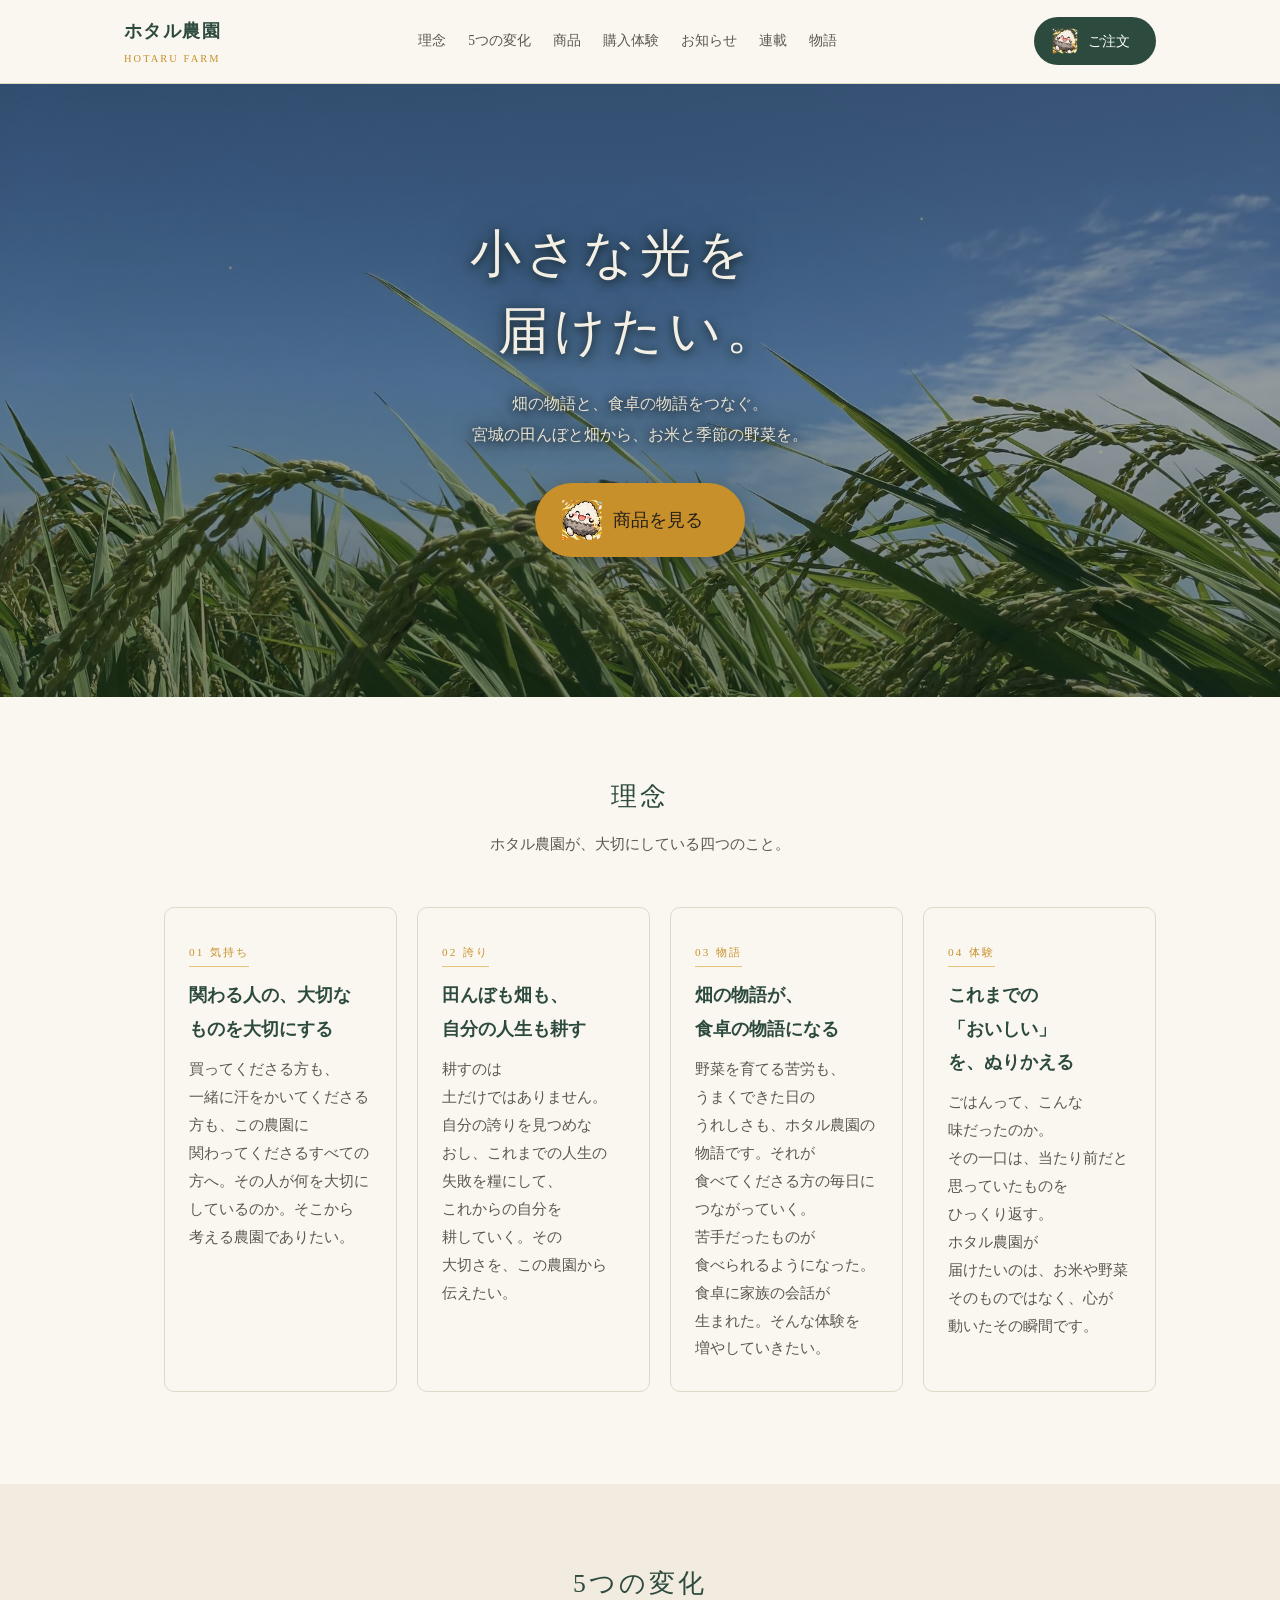
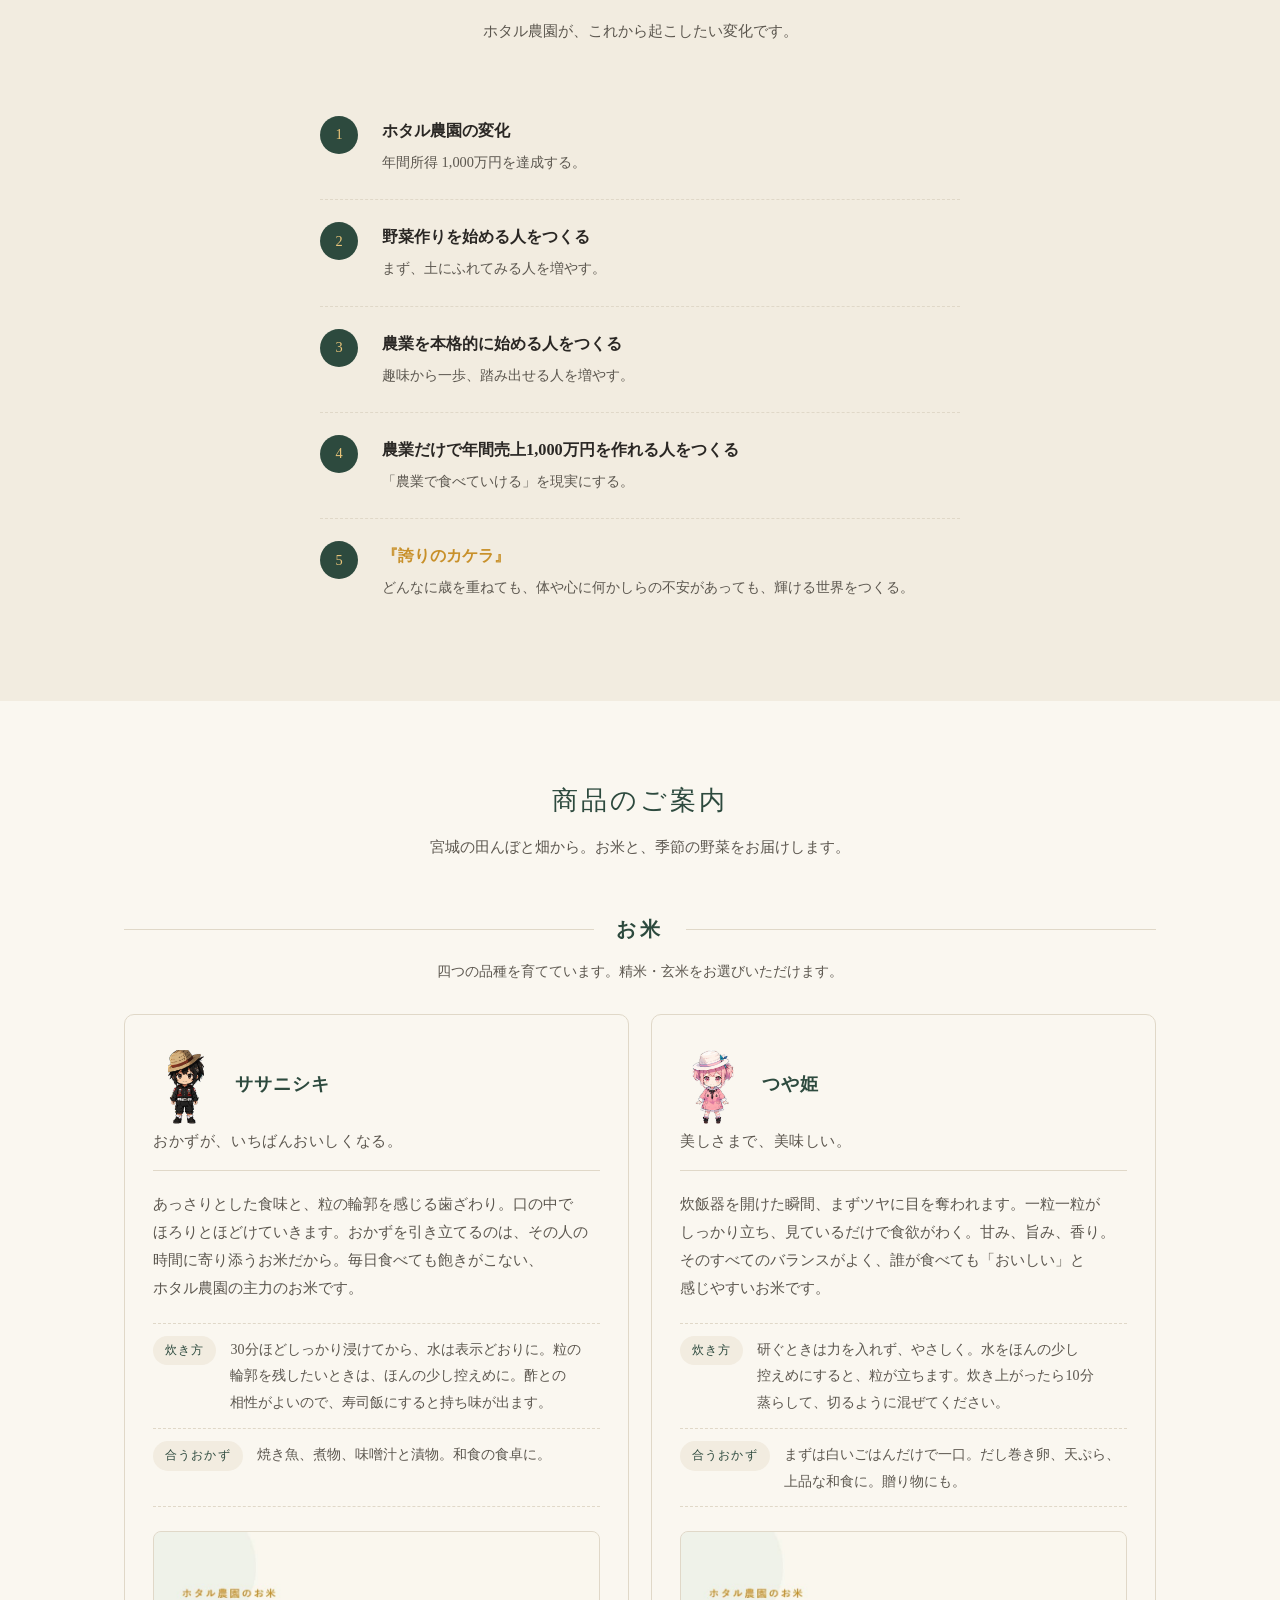
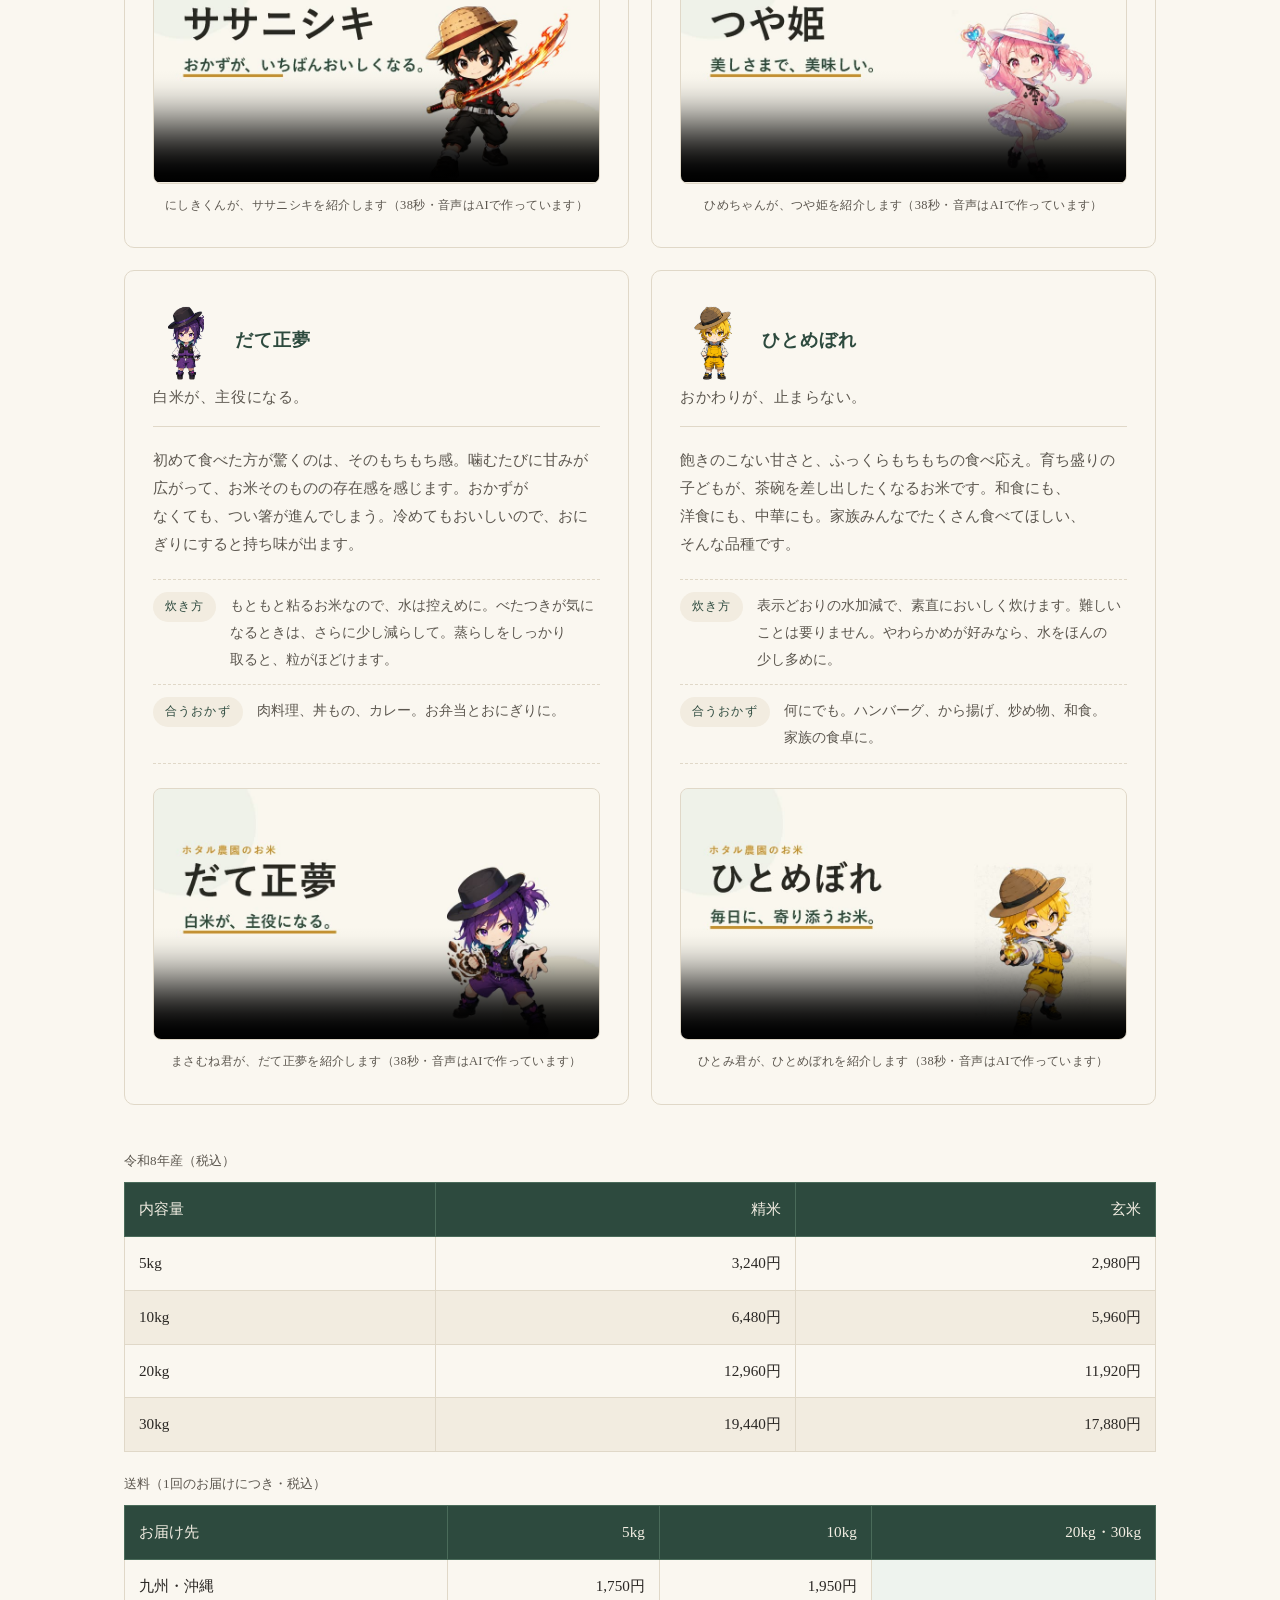
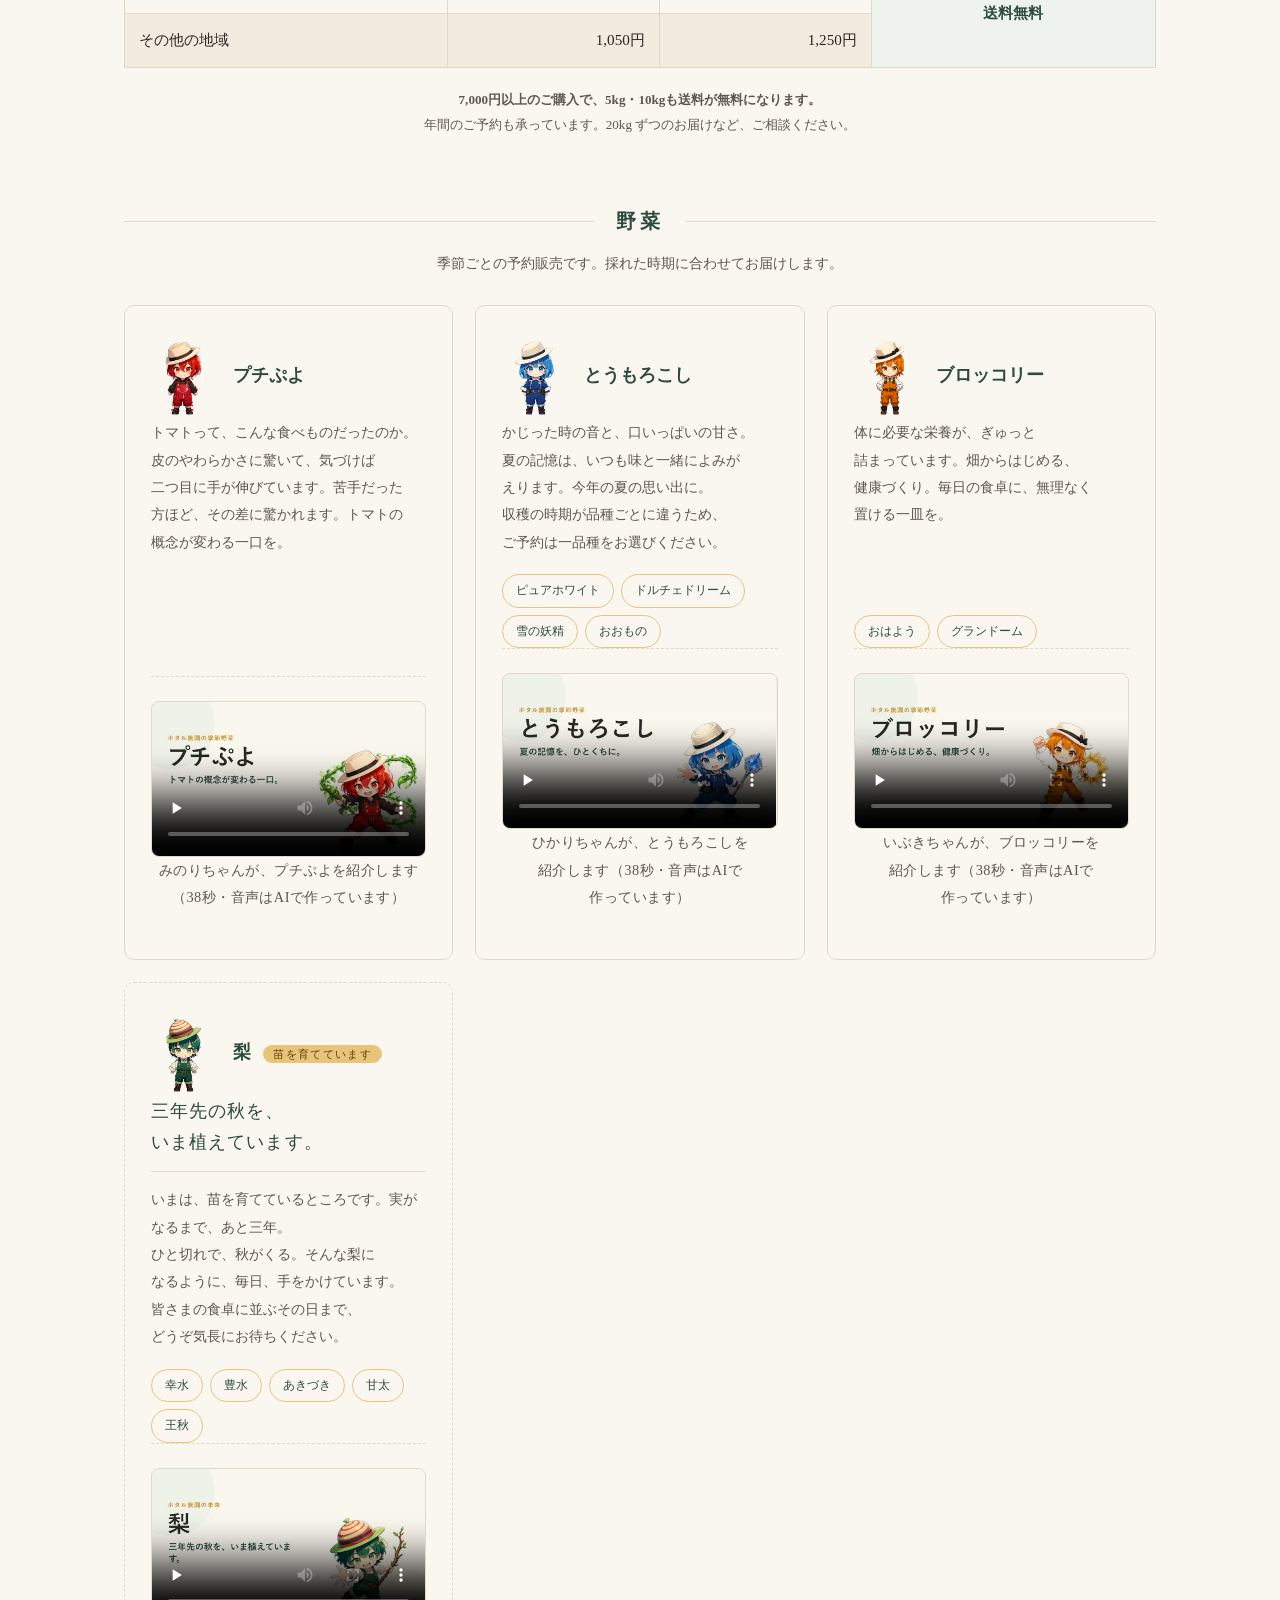
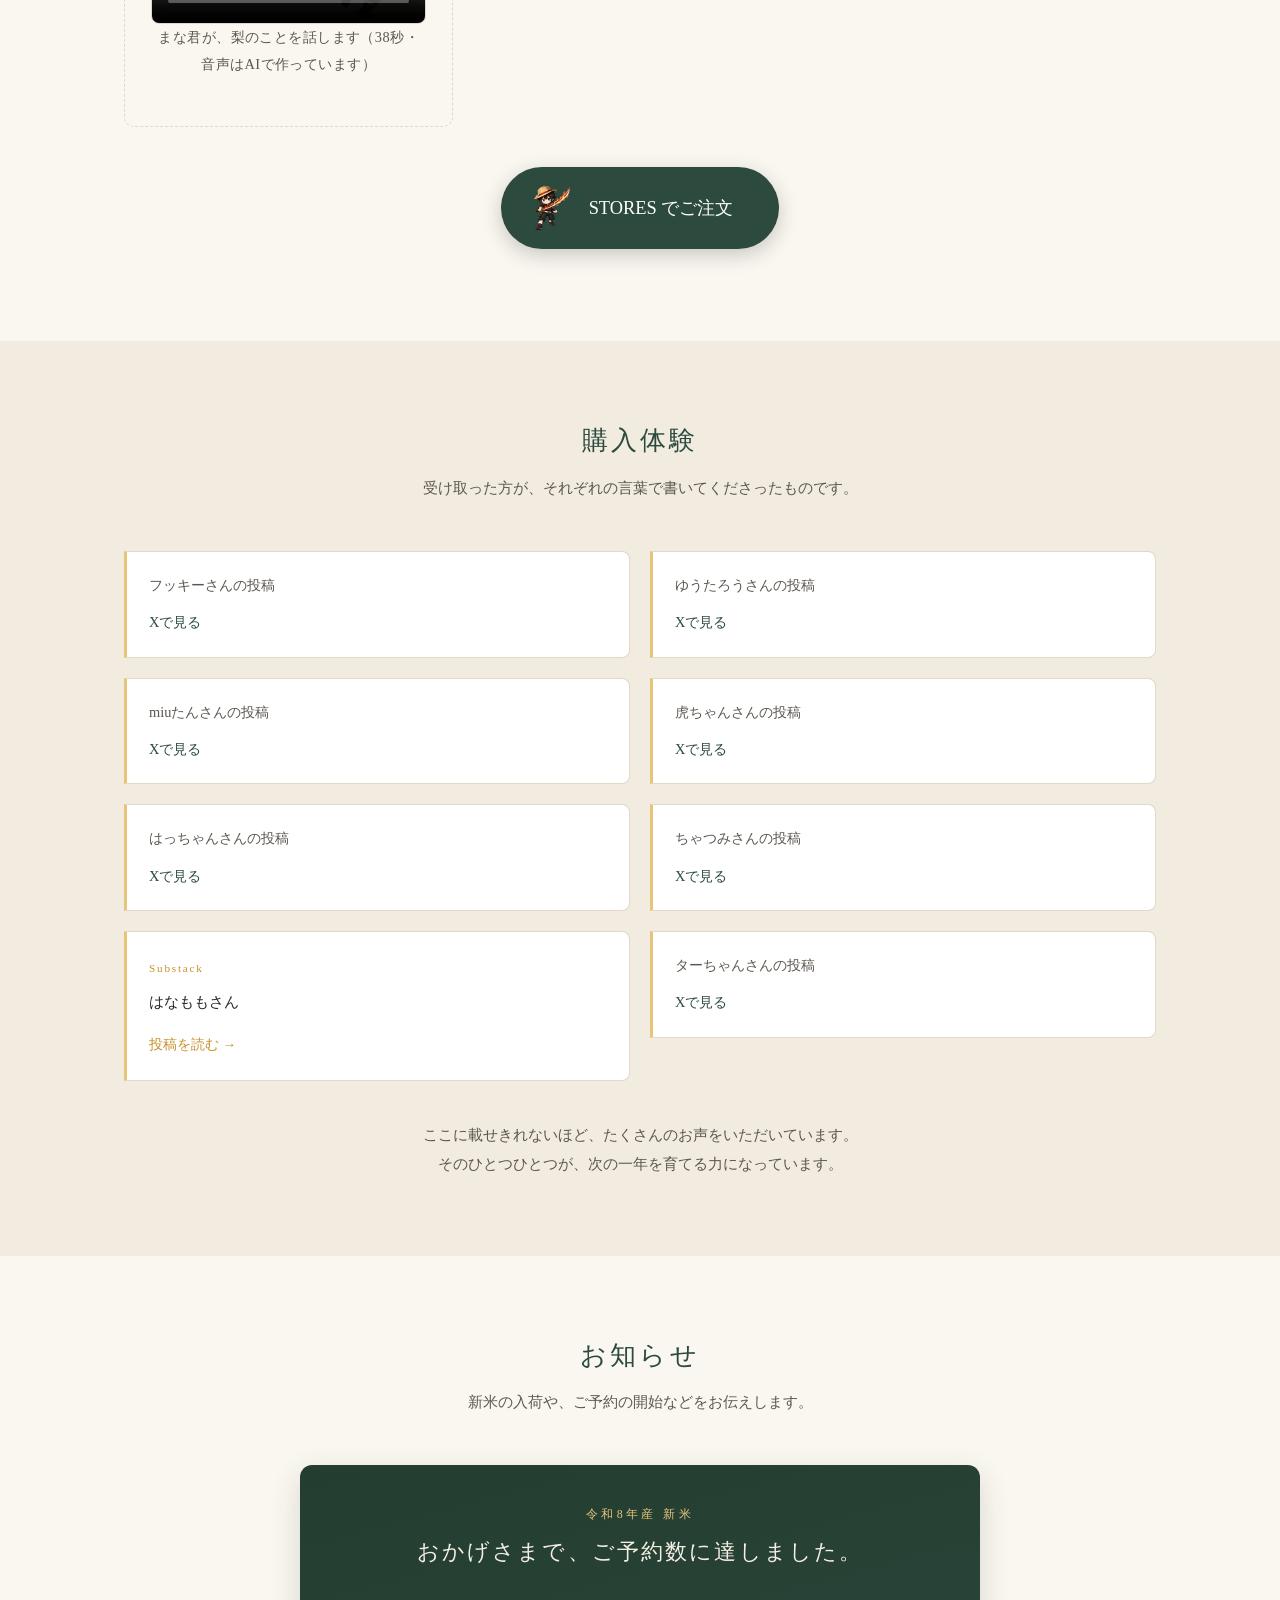
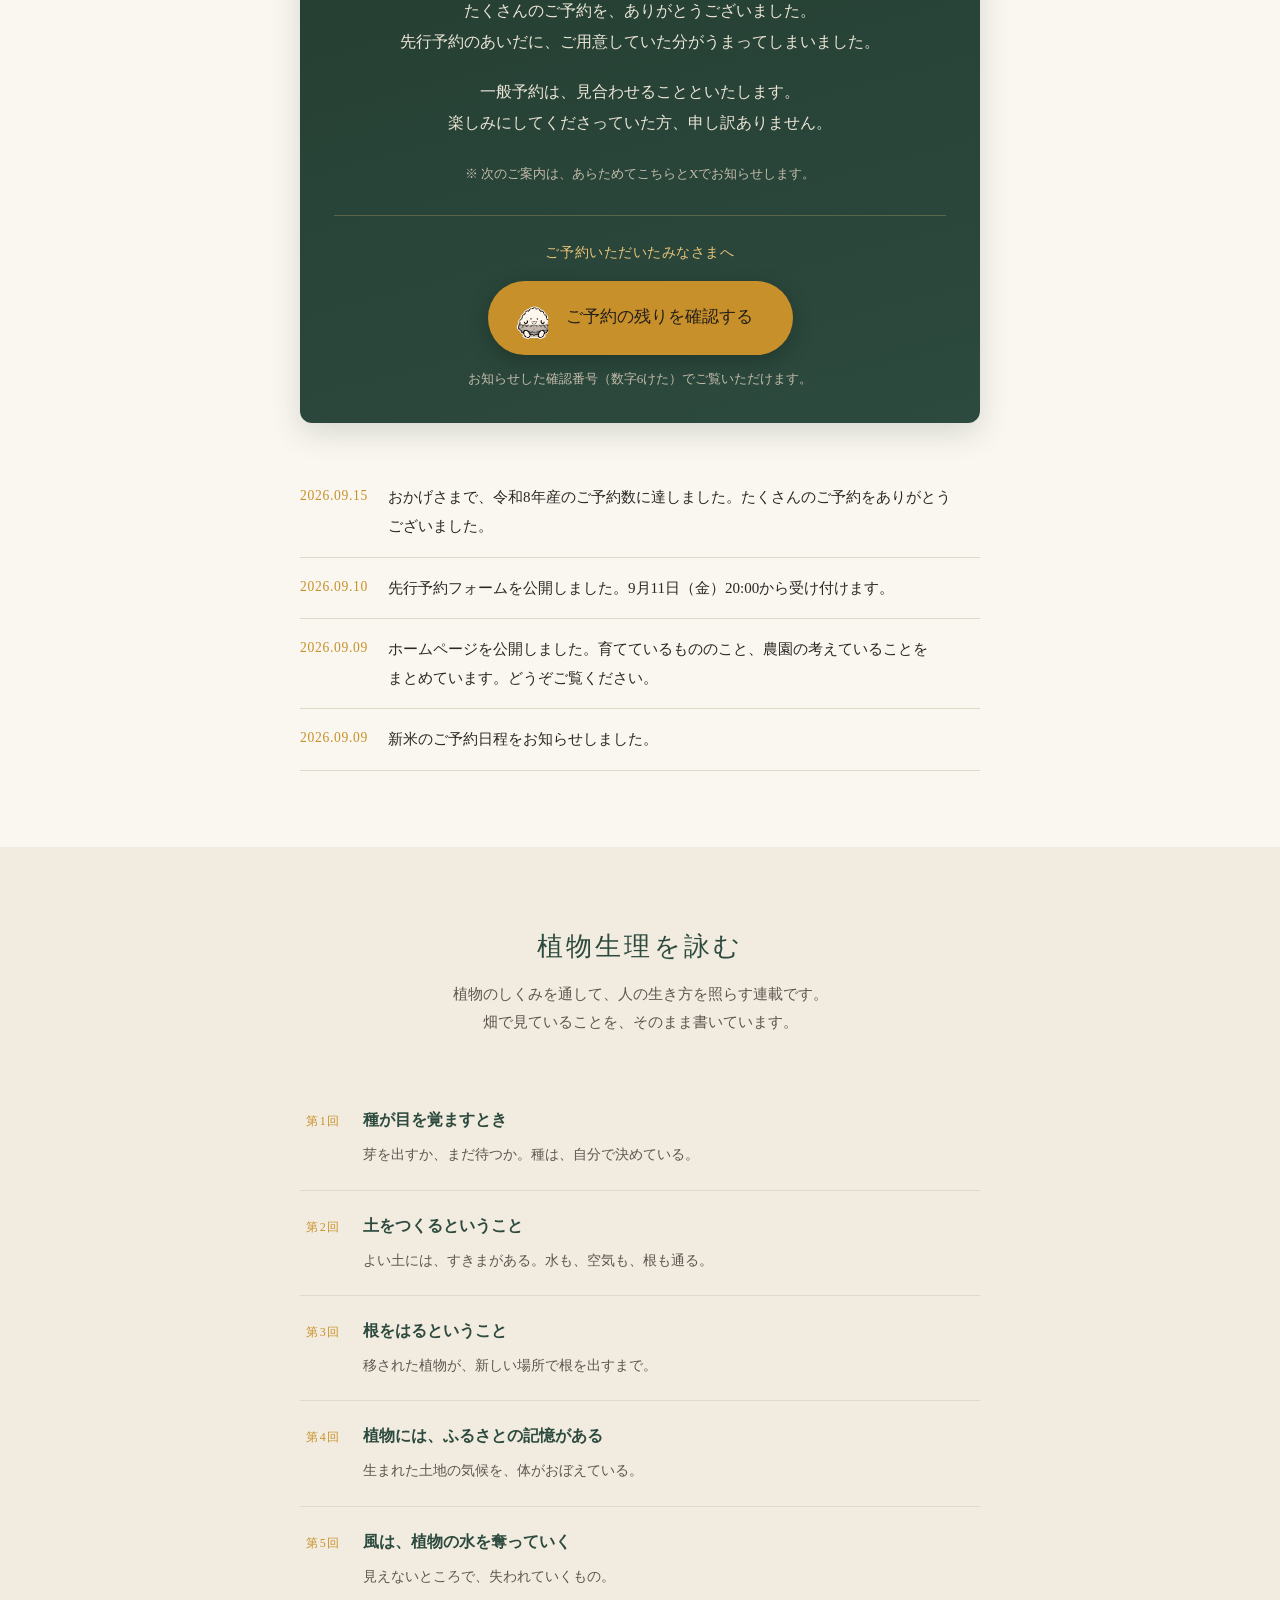
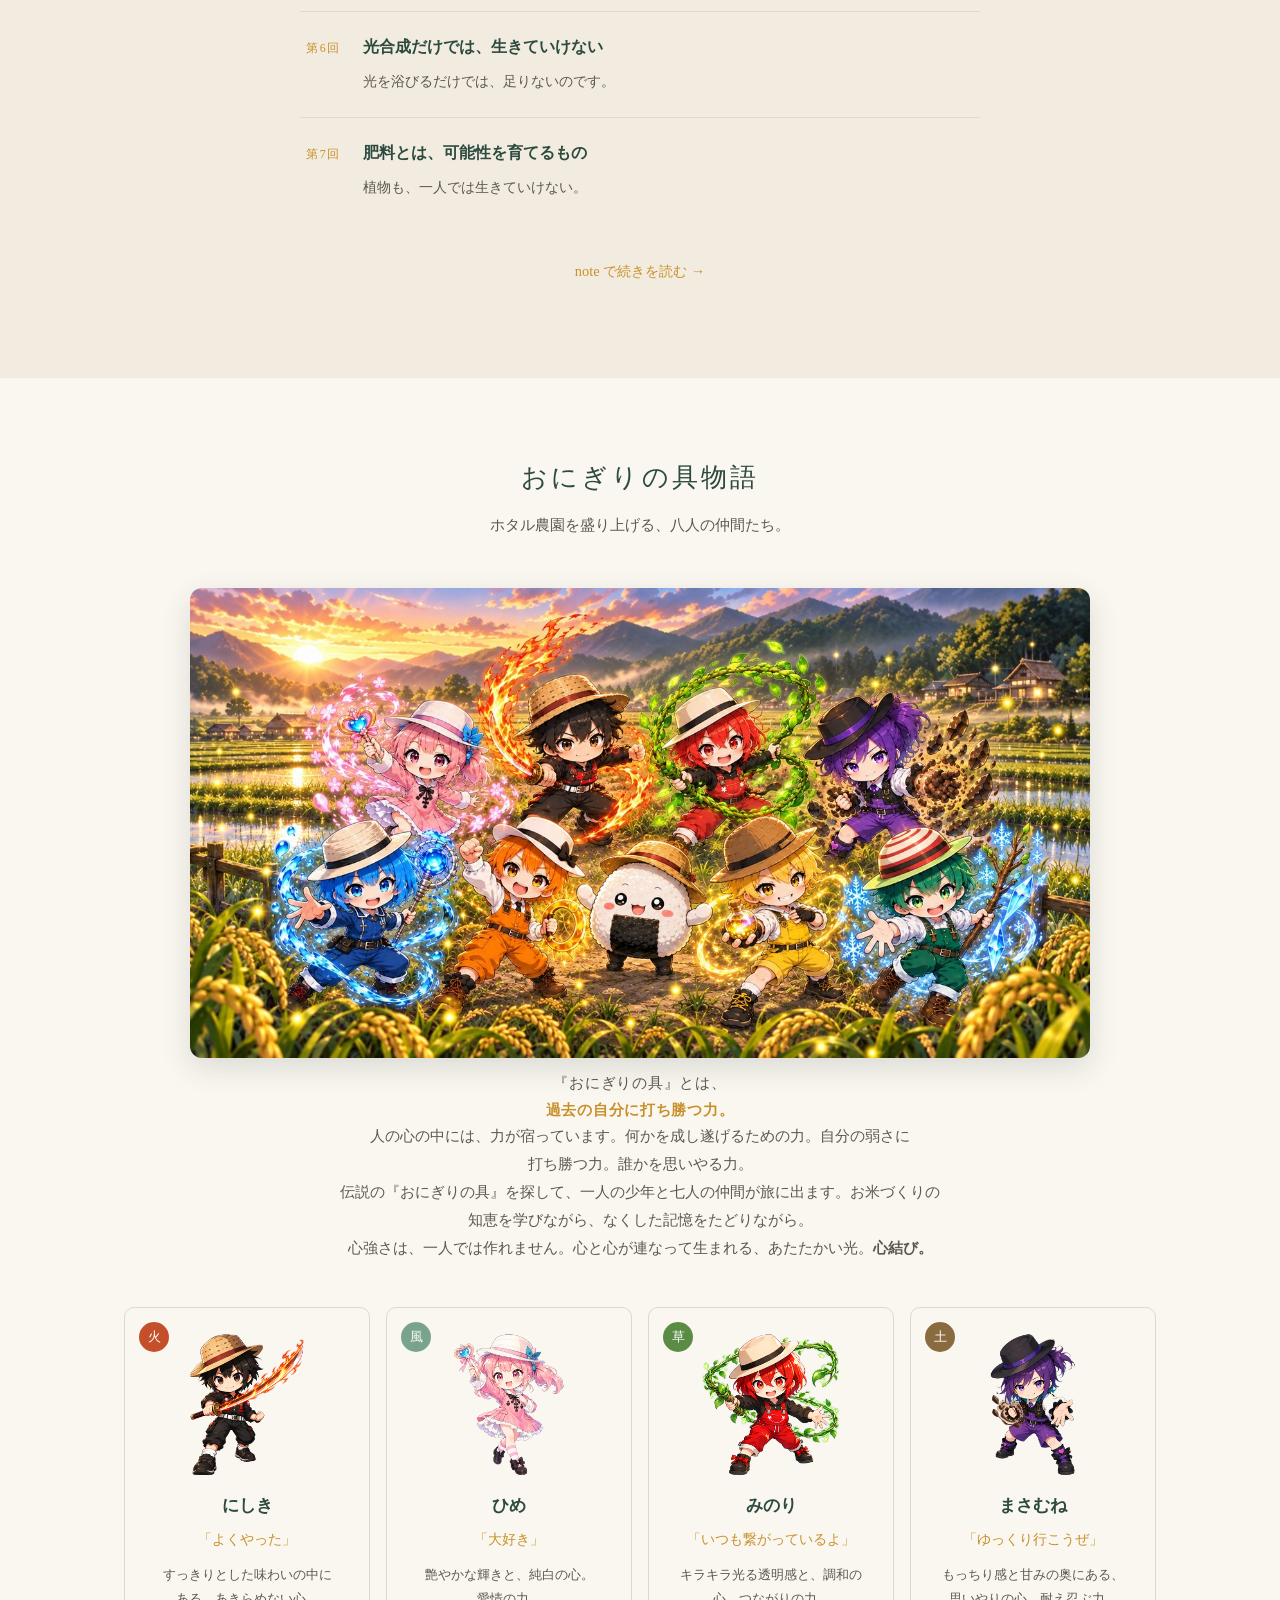
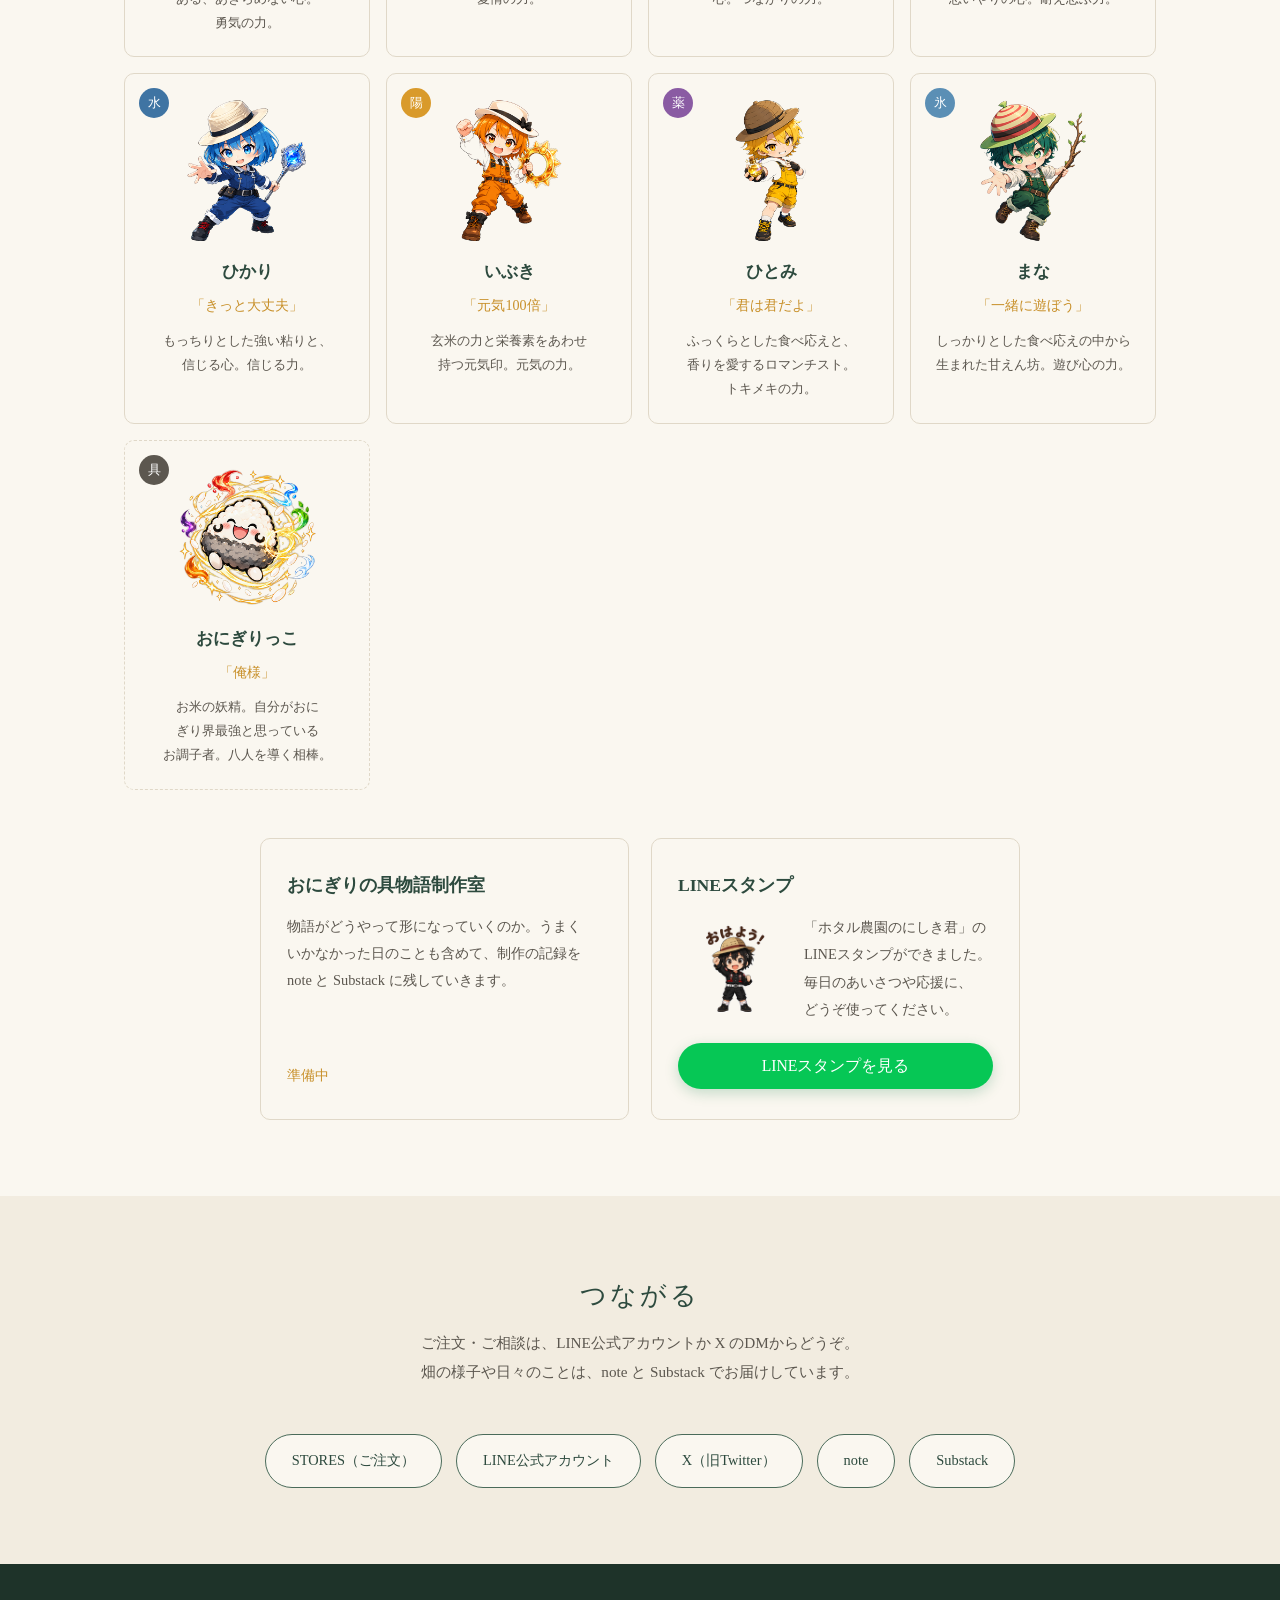
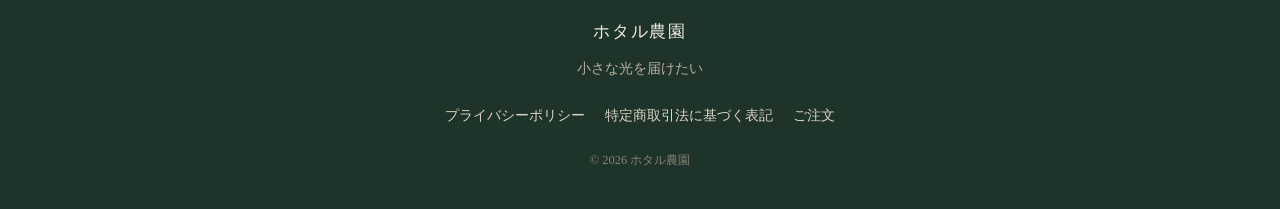
<file: index.html>
<!DOCTYPE html>
<html lang="ja">
<head>
<meta charset="UTF-8">
<meta name="viewport" content="width=device-width, initial-scale=1">
<title>ホタル農園 — 小さな光を届けたい</title>
<meta name="description" content="宮城の田んぼと畑から、お米と季節の野菜をお届けします。畑の物語と食卓の物語をつなぐ、ホタル農園です。">

<!-- SNSに貼ったときに出るカード。画像は必ず「https://」から始まる住所で書く -->
<link rel="canonical" href="https://hotarufarm.github.io/">
<meta property="og:type" content="website">
<meta property="og:site_name" content="ホタル農園">
<meta property="og:locale" content="ja_JP">
<meta property="og:url" content="https://hotarufarm.github.io/">
<meta property="og:title" content="ホタル農園 — 小さな光を届けたい">
<meta property="og:description" content="宮城の田んぼと畑から、お米と季節の野菜をお届けします。畑の物語と食卓の物語をつなぐ、ホタル農園です。">
<meta property="og:image" content="https://hotarufarm.github.io/img/ogp.jpg">
<meta property="og:image:width" content="1200">
<meta property="og:image:height" content="628">
<meta property="og:image:alt" content="田んぼの前に並ぶホタル農園の八人の仲間と、おにぎりっこ">
<meta name="twitter:card" content="summary_large_image">
<meta name="twitter:title" content="ホタル農園 — 小さな光を届けたい">
<meta name="twitter:description" content="宮城の田んぼと畑から、お米と季節の野菜をお届けします。">
<meta name="twitter:image" content="https://hotarufarm.github.io/img/ogp.jpg">
<link rel="icon" href="img/icon.png">
<link rel="apple-touch-icon" href="img/icon.png">
<style>
:root{
  --ink:#2a2724;
  --ink-soft:#5c574f;
  --paper:#faf7f0;
  --paper-2:#f2ece0;
  --green:#2d4a3e;
  --green-soft:#4a6b5a;
  --amber:#c8902a;
  --amber-soft:#e8c479;
  --line:#e0d8c8;
  --max:1080px;
}
*{box-sizing:border-box}
body{
  margin:0;
  background:var(--paper);
  color:var(--ink);
  font-family:"Hiragino Mincho ProN","Yu Mincho",YuMincho,"Noto Serif JP",serif;
  font-size:16px;
  line-height:1.9;
  -webkit-font-smoothing:antialiased;
}
img{max-width:100%;display:block}

/* 日本語が変なところで折り返されないように。
   auto-phrase = 言葉のまとまりで折る／balance・pretty = 行の長さを整える */
h1, h2, h3, h4, .catch, .concept-lead, .notice-title{ text-wrap:balance; }
/* auto-phrase はChromeにしか効かない（iPhoneのSafariでは無視される）。
   どのブラウザでも効かせるため、意味のまとまりを .ph で囲んで
   その中では折り返さないようにする。2026年9月10日、
   スマホで変な位置に折り返すと教えていただいて直した */
/* 日本語の区切り（BudouXで判定）に <wbr> を入れてある。
   keep-all で「区切り以外では折らない」ようにすると、
   どのブラウザでも言葉の途中で切れなくなる。
   長すぎる語がはみ出さないよう anywhere も付ける */
p, dd, dt, li, span, h1, h2, h3, h4, caption, figcaption{
  word-break:keep-all;
  /* overflow-wrap は指定しない。
     anywhere も break-word も、入りきらないときに日本語の決まり
     （行頭に「、」「。」を置かない）を無視して折ってしまう。
     文字を大きくして読む方の画面で、「、」が行頭に落ちていた
     （2026年9月15日に教えていただいた）。
     区切り（wbr）は全部の文章に入れてあるので、これで足りる */
  line-break:strict;          /* 日本語の行頭・行末の決まりを守る */
}
/* スマホのときだけ入る改行。最後の行に短い語だけ残る「泣き別れ」を防ぐ */
.sp-br{ display:none; }
@media(max-width:560px){ .sp-br{ display:inline; } }
.kt{ font-style:normal; }
.kt.off{ visibility:hidden; }
.lead, .block-lead, .chara p, .card p, .rice > p, .rice dd,
.series i, .story-concept p, .voices-note, .note{ text-wrap:pretty; }
a{color:var(--green);text-decoration:none}
a:hover{text-decoration:underline}
.wrap{max-width:var(--max);margin:0 auto;padding:0 24px}

/* ── ヘッダー ── */
header{
  position:sticky;top:0;z-index:50;
  background:rgba(250,247,240,.94);
  backdrop-filter:blur(8px);
  border-bottom:1px solid var(--line);
}
.hbar{display:flex;align-items:center;justify-content:space-between;gap:16px;padding:14px 24px;max-width:var(--max);margin:0 auto}
.logo{font-size:1.15rem;font-weight:600;letter-spacing:.08em;color:var(--green);white-space:nowrap}
.logo small{display:block;font-size:.65rem;letter-spacing:.2em;color:var(--amber);font-weight:400}
nav ul{display:flex;gap:22px;list-style:none;margin:0;padding:0;font-size:.85rem;flex-wrap:wrap}
nav a{color:var(--ink-soft)}
.buy-btn{
  background:var(--green);color:#fff;padding:11px 26px 11px 18px;border-radius:999px;
  font-size:.9rem;white-space:nowrap;
  display:inline-flex;align-items:center;justify-content:center;gap:10px;
  line-height:1.2;
}
/* translate3d を最初から掛けておく。これが無いと、環境によっては
   カーソルを乗せるまで絵が描画されないことがある */
.buy-btn img{
  width:26px;height:26px;flex:none;
  transform:translate3d(0,0,0);transition:transform .18s;
}
.buy-btn:hover{background:var(--green-soft);text-decoration:none}
/* カーソルを乗せると、ぴょんぴょん跳ねる。
   大きく跳ねて → 小さく跳ねて → ひと呼吸おく、を繰り返す */
@keyframes oni-hop{
   0%   { transform:translate3d(0,0,0)      scale(1,1); }
   12%  { transform:translate3d(0,0,0)      scale(1.08,0.92); }  /* しゃがむ */
   30%  { transform:translate3d(0,-9px,0)   scale(0.94,1.06); }  /* 跳ぶ */
   45%  { transform:translate3d(0,0,0)      scale(1.05,0.95); }  /* 着地 */
   58%  { transform:translate3d(0,-5px,0)   scale(0.97,1.03); }  /* 小さく2度目 */
   70%  { transform:translate3d(0,0,0)      scale(1,1); }
   100% { transform:translate3d(0,0,0)      scale(1,1); }        /* ひと呼吸 */
}
.buy-btn:hover img{ animation:oni-hop 1.1s ease-in-out infinite; }

/* にしきくんは剣を構えているので、跳ねるより「構え直す」動き。
   ぐっと沈んで、体を傾けながら軽く踏み込む */
@keyframes nishiki-swing{
   0%   { transform:translate3d(0,0,0)    rotate(0deg); }
   15%  { transform:translate3d(0,1px,0)  rotate(-3deg); }   /* 沈む */
   35%  { transform:translate3d(0,-5px,0) rotate(6deg); }    /* 踏み込む */
   55%  { transform:translate3d(0,0,0)    rotate(-2deg); }   /* 戻す */
   70%  { transform:translate3d(0,-2px,0) rotate(2deg); }
   85%  { transform:translate3d(0,0,0)    rotate(0deg); }
   100% { transform:translate3d(0,0,0)    rotate(0deg); }
}
.buy-btn:hover img.swing{ animation:nishiki-swing 1.2s ease-in-out infinite; }

/* 本文のなかの「ご注文」ボタン。ページでいちばん大事なので、いちばん大きくする */
.buy-btn.big{
  font-size:1.15rem;font-weight:500;
  padding:18px 46px 18px 28px;gap:14px;
  box-shadow:0 6px 20px rgba(20,32,26,.22);
}
.buy-btn.big img{width:46px;height:46px}
.buy-btn.big:hover{box-shadow:0 8px 26px rgba(20,32,26,.3)}

/* スマホでは、大きいボタンを画面幅いっぱいに近づけて押しやすくする */
@media(max-width:560px){
  .buy-btn.big, .hero .buy-btn{
    display:flex;width:min(100%,400px);margin-left:auto;margin-right:auto;
  }
}

@media(prefers-reduced-motion:reduce){
  .buy-btn img{transition:none}
  .buy-btn:hover img{animation:none;transform:translate3d(0,0,0)}
}
@media(max-width:820px){ nav{display:none} }

/* ── ヒーロー ── */
.hero{
  position:relative;
  background:#1e3329 url("img/hero-sp.jpg") center/cover no-repeat;
  color:#f4efe4;
  padding:132px 0 140px;
  overflow:hidden;
  text-align:center;
}
@media(min-width:761px){
  .hero{background-image:url("img/hero.jpg")}
}
/* 写真の上に文字を置くための暗がけ。写真は見えたまま、文字だけ読めるようにする */
.hero::before{
  content:"";position:absolute;inset:0;
  background:linear-gradient(180deg,rgba(16,28,22,.5) 0%,rgba(16,28,22,.42) 48%,rgba(16,28,22,.56) 100%);
  pointer-events:none;
}
.hero::after{
  content:"";position:absolute;inset:0;
  background:
    radial-gradient(2px 2px at 18% 30%,var(--amber-soft),transparent),
    radial-gradient(2px 2px at 72% 22%,var(--amber-soft),transparent),
    radial-gradient(1.5px 1.5px at 40% 68%,var(--amber-soft),transparent),
    radial-gradient(2px 2px at 86% 60%,var(--amber-soft),transparent),
    radial-gradient(1.5px 1.5px at 8% 72%,var(--amber-soft),transparent),
    radial-gradient(1.5px 1.5px at 58% 84%,var(--amber-soft),transparent);
  opacity:.55;pointer-events:none;
}
.hero .wrap{position:relative;z-index:1}
.hero h1{
  font-size:clamp(2rem,6vw,3.2rem);
  margin:0 0 20px;letter-spacing:.1em;line-height:1.5;font-weight:500;
  text-shadow:0 2px 10px rgba(12,22,17,.85),0 2px 34px rgba(12,22,17,.6);
}
.hero p{
  max-width:34em;margin:0 auto 32px;color:#ece5d6;font-size:1.02rem;
  text-shadow:0 1px 8px rgba(12,22,17,.9),0 1px 22px rgba(12,22,17,.6);
}
.hero .buy-btn{
  background:var(--amber);color:#231f1a;font-size:1.1rem;font-weight:500;
  padding:16px 42px 16px 26px;box-shadow:0 6px 20px rgba(20,32,26,.28);
}
.hero .buy-btn img{width:42px;height:42px}
.hero .buy-btn:hover{background:var(--amber-soft)}

/* ── 共通セクション ── */
section{padding:76px 0}
section:nth-of-type(even){background:var(--paper-2)}
h2{
  font-size:1.6rem;font-weight:500;letter-spacing:.12em;
  color:var(--green);margin:0 0 8px;text-align:center;
}
.lead{text-align:center;color:var(--ink-soft);margin:0 auto 48px;max-width:38em;font-size:.95rem}
h3{font-size:1.1rem;font-weight:600;margin:0 0 10px;color:var(--green)}

/* ── 理念 ── */
.creed{display:grid;grid-template-columns:repeat(auto-fit,minmax(230px,1fr));gap:20px}
.creed li{
  list-style:none;background:var(--paper);border:1px solid var(--line);
  border-radius:10px;padding:28px 24px;
}
section:nth-of-type(even) .creed li{background:#fff}
.creed .num{
  display:inline-block;font-size:.7rem;letter-spacing:.2em;color:var(--amber);
  border-bottom:1px solid var(--amber-soft);padding-bottom:3px;margin-bottom:12px;
}
.creed p{margin:0;font-size:.92rem;color:var(--ink-soft)}
.creed ul{margin:0;padding:0}

/* ── 5つの変化 ── */
.changes{list-style:none;margin:0 auto;padding:0;max-width:640px;counter-reset:ch}
.changes li{
  counter-increment:ch;position:relative;
  padding:22px 0 22px 62px;border-bottom:1px dashed var(--line);
}
.changes li:last-child{border-bottom:none}
.changes li::before{
  content:counter(ch);position:absolute;left:0;top:22px;
  width:38px;height:38px;border-radius:50%;
  background:var(--green);color:var(--amber-soft);
  display:grid;place-items:center;font-size:.9rem;
}
.changes strong{display:block;font-weight:600;font-size:1.02rem}
.changes span{font-size:.9rem;color:var(--ink-soft)}
.changes .final strong{color:var(--amber)}

/* ── 商品 ── */
.product-block{margin-bottom:64px}
.product-block:last-of-type{margin-bottom:40px}
.block-title{
  text-align:center;font-size:1.25rem;letter-spacing:.18em;color:var(--green);
  margin:0 0 10px;position:relative;
}
.block-title span{
  background:var(--paper);padding:0 22px;position:relative;z-index:1;
}
section:nth-of-type(even) .block-title span{background:var(--paper-2)}
.block-title::before{
  content:"";position:absolute;left:0;right:0;top:50%;height:1px;background:var(--line);
}
.block-lead{text-align:center;color:var(--ink-soft);font-size:.9rem;margin:0 0 28px}
.varieties{display:flex;flex-wrap:wrap;gap:10px;justify-content:center;margin:0 0 36px;padding:0;list-style:none}
.varieties.small{margin:0;justify-content:flex-start;gap:7px}
.varieties.small li{font-size:.78rem;padding:4px 13px}
.card.coming{border-style:dashed;background:transparent}
.catch{
  font-size:1.12rem !important;color:var(--green) !important;
  letter-spacing:.06em;line-height:1.7;margin:0 0 14px !important;flex:none !important;
  padding-bottom:14px;border-bottom:1px solid var(--line);
}
section:nth-of-type(even) .card.coming{background:transparent}
.badge{
  font-size:.68rem;letter-spacing:.12em;vertical-align:middle;
  background:var(--amber-soft);color:#5c4208;
  padding:3px 10px;border-radius:999px;margin-left:8px;font-weight:400;
}
.varieties li{
  border:1px solid var(--amber-soft);color:var(--green);
  border-radius:999px;padding:6px 18px;font-size:.88rem;background:var(--paper);
}
/* ── お米の品種 ── */
.rice-list{
  display:grid;grid-template-columns:repeat(auto-fit,minmax(min(430px,100%),1fr));
  gap:22px;margin:0 0 44px;
}
.rice{
  background:var(--paper);border:1px solid var(--line);
  border-radius:10px;padding:30px 28px;
  /* 説明の長さが品種ごとに違うので、動画だけは下端に揃える */
  display:flex;flex-direction:column;
}
section:nth-of-type(even) .rice{background:#fff}
.rice h4{
  font-size:1.15rem;font-weight:600;color:var(--green);
  margin:0 0 4px;letter-spacing:.06em;
}
/* 品種・野菜のカードに立つキャラクター */
.rice-head{display:flex;align-items:center;gap:16px;margin-bottom:4px}
.rice-head h3,.rice-head h4{margin:0}
.pin{width:66px;flex:none}
@media(max-width:400px){ .pin{width:54px} }
.rice-catch{
  font-size:.9rem;color:var(--amber);margin:0 0 16px;letter-spacing:.04em;
  padding-bottom:14px;border-bottom:1px solid var(--line);
}
.rice > p{font-size:.92rem;color:var(--ink-soft);margin:0 0 20px}
.rice dl{margin:0}
.rice dl > div{
  display:flex;gap:14px;align-items:baseline;
  padding:12px 0;border-top:1px dashed var(--line);
}
.rice dt{
  font-size:.72rem;letter-spacing:.1em;color:var(--green);
  background:var(--paper-2);border-radius:999px;padding:4px 12px;
  white-space:nowrap;flex:none;
}
section:nth-of-type(even) .rice dt{background:var(--paper)}
.rice dd{margin:0;font-size:.88rem;color:var(--ink-soft)}
/* 品種ごとの紹介動画。押したときだけ読み込む（preload="none"）ので、
   ページを開いただけでは通信が発生しない */
.rice-video{margin-top:auto;padding-top:24px;border-top:1px dashed var(--line)}
.rice-video video{
  width:100%;display:block;border-radius:8px;
  background:var(--paper-2);border:1px solid var(--line);
}
.video-cap{
  font-size:.78rem;color:var(--ink-soft);margin:10px 0 0;text-align:center;
  letter-spacing:.03em;
}
@media(max-width:480px){
  .rice{padding:26px 22px}
  .rice dl > div{flex-direction:column;gap:7px}
}

.table-scroll{overflow-x:auto;-webkit-overflow-scrolling:touch;margin:0 0 20px}
table{border-collapse:collapse;width:100%;min-width:380px;background:var(--paper);font-size:.95rem}
caption{caption-side:top;text-align:left;font-size:.82rem;color:var(--ink-soft);padding-bottom:8px}
th,td{border:1px solid var(--line);padding:12px 14px;text-align:right}
th:first-child,td:first-child{text-align:left}
thead th{background:var(--green);color:#f4efe4;font-weight:500;border-color:var(--green-soft)}
tbody tr:nth-child(even){background:var(--paper-2)}
td.free{text-align:center;color:var(--green);font-weight:600;background:#eef3ee}
.note{font-size:.82rem;color:var(--ink-soft);text-align:center;margin:0 0 32px}
.center{text-align:center}

/* ── お知らせ ── */
.notice{
  max-width:680px;margin:0 auto 44px;
  background:linear-gradient(165deg,#243d31,#2d4a3e);
  color:#f4efe4;border-radius:12px;padding:38px 34px 32px;text-align:center;
  box-shadow:0 10px 30px rgba(30,51,41,.16);
}
.notice-eyebrow{
  font-size:.75rem;letter-spacing:.28em;color:var(--amber-soft);
  margin:0 0 6px;
}
.notice-title{
  font-size:1.35rem;font-weight:500;letter-spacing:.1em;color:#f4efe4;
  margin:0 0 28px;
}
.schedule{list-style:none;margin:0;padding:0;display:grid;gap:14px}
.schedule li{
  display:flex;align-items:center;gap:16px;flex-wrap:wrap;justify-content:center;
  background:rgba(255,255,255,.06);border:1px solid rgba(232,196,121,.22);
  border-radius:8px;padding:16px 20px;
}
.tag{
  font-size:.78rem;letter-spacing:.12em;padding:5px 15px;border-radius:999px;
  border:1px solid var(--amber-soft);color:var(--amber-soft);white-space:nowrap;
}
.tag-first{background:var(--amber);border-color:var(--amber);color:#231f1a}
.when{display:flex;align-items:center;gap:12px;flex-wrap:wrap;justify-content:center}
.when b{font-weight:500;font-size:.98rem;white-space:nowrap}
.when i{font-style:normal;color:var(--amber-soft);font-size:.9rem}
/* お知らせの中の予約ボタン。緑地の上に置くので、金色にして目立たせる */
.notice-btn{
  display:inline-flex;align-items:center;justify-content:center;gap:12px;
  margin:26px auto 0;padding:16px 40px 16px 24px;border-radius:999px;
  background:var(--amber);color:#231f1a;font-size:1.05rem;font-weight:500;
  white-space:nowrap;line-height:1.2;text-decoration:none;
  box-shadow:0 6px 20px rgba(12,22,17,.3);
}
.notice-btn img{width:42px;height:42px;flex:none;transform:translate3d(0,0,0);transition:transform .18s}
.notice-btn:hover{background:var(--amber-soft);text-decoration:none}
.notice-btn:hover img{animation:nishiki-swing 1.2s ease-in-out infinite}
.notice-when{font-size:.86rem;color:var(--amber-soft);margin:14px 0 0;letter-spacing:.04em}
@media(max-width:520px){
  .notice-btn{display:flex;width:100%;font-size:1rem;padding:15px 24px}
}
@media(prefers-reduced-motion:reduce){
  .notice-btn:hover img{animation:none}
}
.notice-note{font-size:.82rem;color:#c3bcab;margin:24px 0 0}
/* 完売のお知らせ。飾りを減らして、言葉だけで伝える */
.notice-soldout .notice-title{margin-bottom:22px}
.soldout-lead{
  font-size:.98rem;line-height:2;color:#ece5d6;margin:0 0 18px;
}
.soldout-lead:last-of-type{margin-bottom:0}
/* ご予約いただいた方への入口（残りの確認ページへ） */
.notice-yoyaku{margin-top:28px;padding-top:24px;border-top:1px solid rgba(232,196,121,.25)}
.notice-yoyaku .notice-when{margin:0}
.notice-yoyaku .notice-btn{margin-top:14px}
.notice-yoyaku .notice-btn img{object-fit:contain}
.notice-yoyaku .notice-note{margin-top:12px}
@media(max-width:520px){
  .notice{padding:30px 20px 26px}
  .when{flex-direction:column;gap:4px}
  .when i{transform:rotate(90deg)}
}
.news{list-style:none;margin:0 auto;padding:0;max-width:680px}
.news li{display:flex;gap:20px;padding:16px 0;border-bottom:1px solid var(--line);font-size:.94rem}
.news time{color:var(--amber);font-size:.85rem;white-space:nowrap;letter-spacing:.05em}
@media(max-width:560px){ .news li{flex-direction:column;gap:4px} }

/* ── おにぎりの具物語 ── */
.chara-hero{
  /* height:auto を書かないと、幅だけ縮んで高さが元のまま残り、
     スマホで縦に引き伸ばされる（2026年9月10日にそうなっていた） */
  display:block;width:100%;height:auto;max-width:900px;margin:0 auto;
  border-radius:12px;box-shadow:0 10px 30px rgba(30,51,41,.14);
  cursor:zoom-in;
}
.chara-hero-wrap{margin:0 0 12px;padding:0;border:0;background:none;display:block;width:100%}
.chara-hero-hint{
  font-size:.8rem;color:var(--ink-soft);text-align:center;margin:0 0 40px;
  letter-spacing:.04em;
}
/* 押したときに開く大きい表示。横長の絵なので、指で横になぞって見てもらう */
/* hidden より display:flex のほうが強いので、消す指定を必ず書く。
   これが無いと最初から開いたままになる（2026年9月10日にそうなった） */
.lightbox[hidden]{display:none}
.lightbox{
  position:fixed;inset:0;z-index:100;
  background:rgba(18,28,23,.94);
  display:flex;align-items:center;justify-content:flex-start;
  overflow:auto;-webkit-overflow-scrolling:touch;
  padding:0;
}
.lightbox img{
  height:62vh;width:auto;max-width:none;display:block;margin:auto;
  border-radius:6px;
}
.lightbox-close{
  position:fixed;top:14px;right:14px;z-index:101;
  width:46px;height:46px;border-radius:50%;border:0;
  background:rgba(250,247,240,.92);color:#2a2724;
  font-size:1.4rem;line-height:1;cursor:pointer;
}
.lightbox-tip{
  position:fixed;left:0;right:0;bottom:18px;z-index:101;text-align:center;
  color:#f4efe4;font-size:.82rem;letter-spacing:.06em;
  text-shadow:0 1px 6px rgba(0,0,0,.8);pointer-events:none;
}
@media(min-width:761px){
  .lightbox{align-items:center;justify-content:center;padding:30px}
  .lightbox img{height:auto;width:auto;max-width:92vw;max-height:86vh}
  .lightbox-tip{display:none}
  .chara-hero-hint{display:none}
}
.story-concept{
  max-width:620px;margin:0 auto 44px;text-align:center;
}
.concept-lead{
  font-size:1.25rem;line-height:1.8;color:var(--green);margin:0 0 20px;letter-spacing:.05em;
}
.concept-lead b{color:var(--amber)}
.story-concept p{font-size:.92rem;color:var(--ink-soft);margin:0}
.chara-grid{
  display:grid;grid-template-columns:repeat(auto-fill,minmax(220px,1fr));
  gap:16px;margin:0 0 48px;
}
.chara{
  background:var(--paper);border:1px solid var(--line);border-radius:10px;
  padding:22px 20px;position:relative;
}
section:nth-of-type(even) .chara{background:#fff}
.chara.buddy{border-style:dashed}
.el{
  display:inline-grid;place-items:center;width:30px;height:30px;border-radius:50%;
  font-size:.8rem;color:#fff;margin-bottom:10px;
}
.el-fire{background:#c4502a}.el-wind{background:#7aa38c}.el-grass{background:#5b8c46}
.el-earth{background:#8a6a3f}.el-water{background:#3f74a3}.el-sun{background:#d99a2b}
.el-med{background:#8a5ba3}.el-ice{background:#5b8fb5}.el-rice{background:#5c574f}
.chara{text-align:center}
.chara .el{position:absolute;top:14px;left:14px;margin:0}
.face{width:150px;margin:0 auto 10px}
.chara h4{font-size:1.05rem;font-weight:600;color:var(--green);margin:0 0 4px}
.chara .word{font-size:.88rem;color:var(--amber);margin:0 0 10px}
.chara p:last-child{font-size:.83rem;color:var(--ink-soft);margin:0;line-height:1.8}
.story-cards{max-width:760px;margin:0 auto}
.story-cards .more{color:var(--amber);font-size:.85rem}

/* ── 連載 ── */
.series{list-style:none;margin:0 auto;padding:0;max-width:680px}
.series li{border-bottom:1px solid var(--line)}
.series li:last-child{border-bottom:none}
.series a{
  display:flex;gap:22px;align-items:baseline;padding:20px 6px;
  text-decoration:none;transition:background .15s;
}
.series a:hover{background:rgba(200,144,42,.07);text-decoration:none}
.series .ep{
  font-size:.75rem;letter-spacing:.14em;color:var(--amber);
  white-space:nowrap;padding-top:3px;
}
.series .body{display:block}
.series b{display:block;font-weight:600;font-size:1.02rem;color:var(--green);margin-bottom:3px}
.series i{font-style:normal;font-size:.88rem;color:var(--ink-soft)}
.series-more{margin-top:34px}
.series-more a{font-size:.9rem;color:var(--amber)}
@media(max-width:520px){
  .series a{flex-direction:column;gap:6px;padding:18px 4px}
  .series .ep{padding-top:0}
}

/* ── カード（商品等） ── */
.cards{display:grid;grid-template-columns:repeat(auto-fit,minmax(260px,1fr));gap:22px}
.card{
  background:var(--paper);border:1px solid var(--line);border-radius:10px;
  padding:30px 26px;display:flex;flex-direction:column;
}
section:nth-of-type(even) .card{background:#fff}
.card p{font-size:.9rem;color:var(--ink-soft);flex:1;margin:0 0 18px}
.block-img{
  width:100%;max-width:680px;height:280px;object-fit:cover;
  margin:0 auto 30px;border-radius:10px;display:block;
}
@media(max-width:560px){ .block-img{height:200px} }
.card .more{font-size:.85rem;color:var(--amber);align-self:flex-start}
/* LINEスタンプ。ボタンはLINEの緑にして、ひと目でLINEと分かるように */
.line-st{display:flex;gap:14px;align-items:center;flex:1;margin:0 0 18px}
.line-st img{width:112px;height:112px;flex:none;object-fit:contain}
.line-st p{margin:0}
.line-btn{
  display:flex;align-items:center;justify-content:center;
  padding:13px 22px;border-radius:999px;background:#06c755;color:#fff;
  font-weight:500;font-size:.98rem;line-height:1.3;text-align:center;text-decoration:none;
  box-shadow:0 4px 14px rgba(6,120,60,.22);
}
.line-btn:hover{background:#05b34c;color:#fff;text-decoration:none}

/* ── 声 ── */
/* 投稿は高さがあとから決まる。段組み（column）だと途中で切れ、
   grid だと行の高さが揃って大きな空きが出る。
   なので、縦に流れる列を2本ならべて、それぞれ独立して積み上げる */
.voices{display:flex;gap:20px;align-items:flex-start;justify-content:center;margin-bottom:8px}
.vcol{flex:1 1 0;min-width:0;max-width:560px;display:flex;flex-direction:column;gap:20px}
.vcol > *{margin:0;width:100%}
.vcol iframe{margin:0 auto !important}
@media(max-width:720px){ .voices{flex-direction:column;align-items:stretch} }
.voices blockquote{
  background:var(--paper);border:1px solid var(--line);border-left:3px solid var(--amber-soft);
  padding:20px 22px;font-size:.9rem;color:var(--ink-soft);border-radius:0 8px 8px 0;
}
section:nth-of-type(even) .voices blockquote{background:#fff}
.voices blockquote p{margin:0 0 10px;font-size:.9rem}
.voice-link{
  background:var(--paper);border:1px solid var(--line);border-left:3px solid var(--amber-soft);
  padding:20px 22px;border-radius:0 8px 8px 0;
}
section:nth-of-type(even) .voice-link{background:#fff}
.voice-src{font-size:.7rem;letter-spacing:.16em;color:var(--amber)}
.voice-link p{margin:6px 0 12px;font-size:.95rem;color:var(--ink)}
.voice-link a{font-size:.85rem;color:var(--amber)}
.voices-note{
  text-align:center;margin:40px auto 0;max-width:32em;
  font-size:.92rem;color:var(--ink-soft);line-height:2;
}

/* ── つながる ── */
.links{display:flex;flex-wrap:wrap;gap:14px;justify-content:center}
.links a{
  border:1px solid var(--green-soft);color:var(--green);
  padding:12px 26px;border-radius:999px;font-size:.9rem;background:var(--paper);
}
.links a:hover{background:var(--green);color:#fff;text-decoration:none}

/* ── フッター ── */
footer{background:#1e3329;color:#b8b0a0;padding:52px 0 36px;font-size:.85rem;text-align:center}
footer a{color:#dcd4c2}
footer .flogo{color:#f4efe4;font-size:1.05rem;letter-spacing:.1em;margin-bottom:8px}
footer nav{margin:22px 0 18px}
footer ul{display:flex;gap:20px;justify-content:center;flex-wrap:wrap;list-style:none;padding:0;margin:0}
.copy{font-size:.78rem;color:#8a8375;margin-top:20px}

/* ── 未確定マーク（公開前に消す） ── */
.todo{
  background:#fff6dd;border:1px dashed var(--amber);color:#7a5a10;
  font-family:system-ui,sans-serif;font-size:.8rem;line-height:1.7;
  padding:10px 14px;border-radius:6px;margin:14px auto;max-width:640px;
}
.todo b{color:#5c4208}
</style>
</head>
<body>

<header>
  <div class="hbar">
    <a class="logo" href="#top">ホタル農園<small>HOTARU FARM</small></a>
    <nav>
      <ul>
        <li><a href="#creed">理念</a></li>
        <li><a href="#changes">5つの変化</a></li>
        <li><a href="#products">商品</a></li>
        <li><a href="#voices">購入体験</a></li>
        <li><a href="#news">お知らせ</a></li>
        <li><a href="#read">連載</a></li>
        <li><a href="#story">物語</a></li>
      </ul>
    </nav>
    <a class="buy-btn" href="https://hotarufarm.stores.jp/" target="_blank" rel="noopener"><img src="[data-uri]" alt="" aria-hidden="true">ご注文</a>
  </div>
</header>

<main id="top">

  <!-- ヒーロー -->
  <div class="hero">
    <div class="wrap">
      <h1>小さな光を<i class="kt">、</i><wbr><br>届けたい。</h1>
      <p>畑の<wbr>物語と<i class="kt">、</i><br class="sp-br">食卓の<wbr>物語を<wbr>つなぐ。<br>宮城の<wbr>田んぼと<wbr>畑から<i class="kt">、</i><br class="sp-br"><wbr><br class="sp-br">お米と<wbr>季節の<wbr>野菜を。</p>
      <a class="buy-btn" href="https://hotarufarm.stores.jp/" target="_blank" rel="noopener"><img src="[data-uri]" alt="" aria-hidden="true">商品を見る</a>
    </div>
  </div>

  <!-- 理念 -->
  <section id="creed">
    <div class="wrap">
      <h2>理念</h2>
      <p class="lead">ホタル農園が<i class="kt">、</i><br class="sp-br">大切に<wbr>している<wbr>四つの<wbr>こと。</p>
      <ul class="creed">
        <li>
          <span class="num">01 気持ち</span>
          <h3>関わる<wbr>人の、<wbr>大切な<wbr>ものを<wbr>大切に<wbr>する</h3>
          <p>買ってくださる<wbr>方も、<wbr>一緒に<wbr>汗を<wbr>かいてくださる<wbr>方も、<wbr>この<wbr>農園に<wbr>関わってくださる<wbr>すべての<wbr>方へ。<wbr>その<wbr>人が<wbr>何を<wbr>大切に<wbr>しているのか。<wbr>そこから<wbr>考える<wbr>農園でありたい。</p>
        </li>
        <li>
          <span class="num">02 誇り</span>
          <h3>田んぼも<wbr>畑も、<wbr>自分の<wbr>人生も<wbr>耕す</h3>
          <p>耕すのは<wbr>土だけではありません。<wbr>自分の<wbr>誇りを<wbr>見つめな<wbr>おし、<wbr>これまでの<wbr>人生の<wbr>失敗を<wbr>糧に<wbr>して、<wbr>これからの<wbr>自分を<wbr>耕していく。<wbr>その<wbr>大切さを、<wbr>この<wbr>農園から<wbr>伝えたい。</p>
        </li>
        <li>
          <span class="num">03 物語</span>
          <h3>畑の<wbr>物語が、<wbr>食卓の<wbr>物語に<wbr>なる</h3>
          <p>野菜を<wbr>育てる<wbr>苦労も、<wbr>うまく<wbr>できた<wbr>日の<wbr>うれしさも、<wbr>ホタル農園の<wbr>物語です。<wbr>それが<wbr>食べてくださる<wbr>方の<wbr>毎日に<wbr>つながっていく。<wbr>苦手だった<wbr>ものが<wbr>食べられるようになった。<wbr>食卓に<wbr>家族の<wbr>会話が<wbr>生まれた。<wbr>そんな<wbr>体験を<wbr>増やしていきたい。</p>
        </li>
        <li>
          <span class="num">04 体験</span>
          <h3>これまでの<wbr>「おいしい」を、<wbr>ぬりかえる</h3>
          <p>ごはんって、<wbr>こんな<wbr>味だったのか。<br>その一口は、<wbr>当たり前だと<wbr>思っていた<wbr>ものを<wbr>ひっくり返す。<wbr>ホタル農園が<wbr>届けたいのは、<wbr>お米や<wbr>野菜<wbr>その<wbr>ものではなく、<wbr>心が<wbr>動いた<wbr>その<wbr>瞬間です。</p>
        </li>
      </ul>
    </div>
  </section>

  <!-- 5つの変化 -->
  <section id="changes">
    <div class="wrap">
      <h2>5つの変化</h2>
      <p class="lead">ホタル農園が<i class="kt">、</i><br class="sp-br">これから<wbr>起こしたい<wbr>変化です。</p>
      <ol class="changes">
        <li>
          <strong>ホタル農園の<wbr>変化</strong>
          <span>年間所得 1,000万円を<wbr>達成する。</span>
        </li>
        <li>
          <strong>野<wbr>菜作りを<wbr>始める<wbr>人を<wbr>つくる</strong>
          <span>まず、<wbr>土に<wbr>ふれてみる<wbr>人を<wbr>増やす。</span>
        </li>
        <li>
          <strong>農業を<wbr>本格的に<wbr>始める<wbr>人を<wbr>つくる</strong>
          <span>趣味から<wbr>一歩、<wbr>踏み出せる<wbr>人を<wbr>増やす。</span>
        </li>
        <li>
          <strong>農業だけで<wbr>年間売上1,000万円を<wbr>作れる<wbr>人を<wbr>つくる</strong>
          <span>「農業で<wbr>食べていける」を<wbr>現実に<wbr>する。</span>
        </li>
        <li class="final">
          <strong>『誇りの<wbr>カケラ』</strong>
          <span>どんなに<wbr>歳を<wbr>重ねても、<wbr>体や<wbr>心に<wbr>何かしらの<wbr>不安が<wbr>あっても、<wbr>輝ける<wbr>世界を<wbr>つくる。</span>
        </li>
      </ol>
    </div>
  </section>

  <!-- 商品 -->
  <section id="products">
    <div class="wrap">
      <h2>商品の<wbr>ご案内</h2>
      <p class="lead">宮城の<wbr>田んぼと<wbr>畑から。<wbr>お米と<i class="kt">、</i><br class="sp-br">季節の<wbr>野菜を<wbr>お届けします。</p>

      <!-- お米 -->
      <div class="product-block">
        <h3 class="block-title"><span>お米</span></h3>
        <p class="block-lead">四つの<wbr>品種を<wbr>育てています。<wbr>精米・玄米を<wbr>お選びいただけます。</p>

        <div class="rice-list">

          <article class="rice">
            <div class="rice-head">
              <img class="pin" src="img/c-nishiki.png" alt="ササニシキのにしき" loading="lazy">
              <h4>ササニシキ</h4>
            </div>
            <p class="rice-catch">おかずが、<wbr>いちばん<wbr>おいしくなる。</p>
            <p>あっさりとした<wbr>食味と、<wbr>粒の<wbr>輪郭を<wbr>感じる<wbr>歯ざわり。<wbr>口の<wbr>中で<wbr>ほろりと<wbr>ほどけて<wbr>いきます。<wbr>おかずを<wbr>引き立てるのは、<wbr>その<wbr>人の<wbr>時間に<wbr>寄り添う<wbr>お米だから。<wbr>毎日<wbr>食べても<wbr>飽きが<wbr>こない、<wbr>ホタル農園の<wbr>主力の<wbr>お米です。</p>
            <dl>
              <div><dt>炊き方</dt><dd>30分ほど<wbr>しっかり<wbr>浸けてから、<wbr>水は<wbr>表示どおりに。<wbr>粒の<wbr>輪郭を<wbr>残したい<wbr>ときは、<wbr>ほんの<wbr>少し<wbr>控えめに。<wbr>酢との<wbr>相性が<wbr>よいので、<wbr>寿司飯に<wbr>すると<wbr>持ち味が<wbr>出ます。</dd></div>
              <div><dt>合うおかず</dt><dd>焼き魚、<wbr>煮物、<wbr>味噌汁と<wbr>漬物。<wbr>和食の<wbr>食卓に。</dd></div>
            </dl>
          
            <div class="rice-video">
              <video controls preload="none" playsinline poster="img/v-nishiki.jpg">
                <source src="video/nishiki.mp4" type="video/mp4">
              </video>
              <p class="video-cap">に<wbr>しきくんが、<wbr>ササニシキを<wbr>紹介します<wbr>（38秒・<wbr>音声は<wbr>AIで<wbr>作っています）</p>
            </div>
          </article>

          <article class="rice">
            <div class="rice-head">
              <img class="pin" src="img/c-hime.png" alt="つや姫のひめ" loading="lazy">
              <h4>つや姫</h4>
            </div>
            <p class="rice-catch">美しさまで<i class="kt">、</i><br class="sp-br">美味しい。</p>
            <p>炊飯器を<wbr>開けた<wbr>瞬間、<wbr>まず<wbr>ツヤに<wbr>目を<wbr>奪われます。<wbr>一粒<wbr>一粒が<wbr>しっかり<wbr>立ち、<wbr>見ているだけで<wbr>食欲が<wbr>わく。<wbr>甘み、<wbr>旨み、<wbr>香り。<wbr>その<wbr>すべての<wbr>バランスが<wbr>よく、<wbr>誰が<wbr>食べても<wbr>「おいしい」と<wbr>感じやすい<wbr>お米です。</p>
            <dl>
              <div><dt>炊き方</dt><dd>研ぐ<wbr>ときは<wbr>力を<wbr>入れず、<wbr>やさしく。<wbr>水を<wbr>ほんの<wbr>少し<wbr>控えめに<wbr>すると、<wbr>粒が<wbr>立ちます。<wbr>炊き<wbr>上がったら<wbr>10分<wbr>蒸らして、<wbr>切るように<wbr>混ぜてください。</dd></div>
              <div><dt>合うおかず</dt><dd>まずは<wbr>白い<wbr>ごはんだけで<wbr>一口。<wbr>だし<wbr>巻き卵、<wbr>天ぷら、<wbr>上品な<wbr>和食に。<wbr>贈り物にも。</dd></div>
            </dl>
          
            <div class="rice-video">
              <video controls preload="none" playsinline poster="img/v-hime.jpg">
                <source src="video/hime.mp4" type="video/mp4">
              </video>
              <p class="video-cap">ひめちゃんが、<wbr>つや姫を<wbr>紹介します<wbr>（38秒・<wbr>音声は<wbr>AIで<wbr>作っています）</p>
            </div>
          </article>

          <article class="rice">
            <div class="rice-head">
              <img class="pin" src="img/c-masamune.png" alt="だて正夢のまさむね" loading="lazy">
              <h4>だて正夢</h4>
            </div>
            <p class="rice-catch">白米が<i class="kt">、</i><br class="sp-br">主役に<wbr>なる。</p>
            <p>初めて<wbr>食べた<wbr>方が<wbr>驚くのは、<wbr>そのもちもち感。<wbr>噛むたびに<wbr>甘みが<wbr>広がって、<wbr>お米その<wbr>ものの<wbr>存在感を<wbr>感じます。<wbr>おかずが<wbr>なくても、<wbr>つい箸が<wbr>進んでしまう。<wbr>冷めても<wbr>おいしいので、<wbr>おに<wbr>ぎりに<wbr>すると<wbr>持ち味が<wbr>出ます。</p>
            <dl>
              <div><dt>炊き方</dt><dd>もともと<wbr>粘る<wbr>お米なので、<wbr>水は<wbr>控えめに。<wbr>べた<wbr>つきが<wbr>気に<wbr>なる<wbr>ときは、<wbr>さらに<wbr>少し<wbr>減らして。<wbr>蒸らしを<wbr>しっかり<wbr>取ると、<wbr>粒が<wbr>ほどけます。</dd></div>
              <div><dt>合うおかず</dt><dd>肉料理、<wbr>丼もの、<wbr>カレー。<wbr>お弁当とおに<wbr>ぎりに。</dd></div>
            </dl>
          
            <div class="rice-video">
              <video controls preload="none" playsinline poster="img/v-masamune.jpg">
                <source src="video/masamune.mp4" type="video/mp4">
              </video>
              <p class="video-cap">まさむね君が、<wbr>だて<wbr>正夢を<wbr>紹介します<wbr>（38秒・<wbr>音声は<wbr>AIで<wbr>作っています）</p>
            </div>
          </article>

          <article class="rice">
            <div class="rice-head">
              <img class="pin" src="img/c-hitomi.png" alt="ひとめぼれのひとみ" loading="lazy">
              <h4>ひとめぼれ</h4>
            </div>
            <p class="rice-catch">おかわりが、<wbr>止まらない。</p>
            <p>飽きの<wbr>こない<wbr>甘さと、<wbr>ふっくらもちもちの<wbr>食べ応え。<wbr>育ち盛りの<wbr>子どもが、<wbr>茶碗を<wbr>差し出したくなる<wbr>お米です。<wbr>和食にも、<wbr>洋食にも、<wbr>中華にも。<wbr>家族みんなで<wbr>たくさん<wbr>食べて<wbr>ほしい、<wbr>そんな<wbr>品種です。</p>
            <dl>
              <div><dt>炊き方</dt><dd>表示ど<wbr>おりの<wbr>水加減で、<wbr>素直に<wbr>おいしく<wbr>炊けます。<wbr>難しい<wbr>ことは<wbr>要りません。<wbr>やわらかめが<wbr>好みなら、<wbr>水を<wbr>ほんの<wbr>少し<wbr>多めに。</dd></div>
              <div><dt>合うおかず</dt><dd>何に<wbr>でも。<wbr>ハンバーグ、から<wbr>揚げ、<wbr>炒め物、<wbr>和食。<wbr>家族の<wbr>食卓に。</dd></div>
            </dl>
          
            <div class="rice-video">
              <video controls preload="none" playsinline poster="img/v-hitomi.jpg">
                <source src="video/hitomi.mp4" type="video/mp4">
              </video>
              <p class="video-cap">ひとみ君が、<wbr>ひとめぼれを<wbr>紹介します<wbr>（38秒・<wbr>音声は<wbr>AIで<wbr>作っています）</p>
            </div>
          </article>

        </div>

        <div class="table-scroll">
          <table>
            <caption>令和8年産<wbr>（税込）</caption>
            <thead>
              <tr><th>内容量</th><th>精米</th><th>玄米</th></tr>
            </thead>
            <tbody>
              <tr><td>5kg</td><td>3,240円</td><td>2,980円</td></tr>
              <tr><td>10kg</td><td>6,480円</td><td>5,960円</td></tr>
              <tr><td>20kg</td><td>12,960円</td><td>11,920円</td></tr>
              <tr><td>30kg</td><td>19,440円</td><td>17,880円</td></tr>
            </tbody>
          </table>
        </div>
        <div class="table-scroll">
          <table>
            <caption>送料（1回の<wbr>お届けに<wbr>つき・<wbr>税込）</caption>
            <thead>
              <tr><th>お届け先</th><th>5kg</th><th>10kg</th><th>20kg・30kg</th></tr>
            </thead>
            <tbody>
              <tr><td>九州・沖縄</td><td>1,750円</td><td>1,950円</td><td rowspan="2" class="free">送料無料</td></tr>
              <tr><td>その<wbr>他の<wbr>地域</td><td>1,050円</td><td>1,250円</td></tr>
            </tbody>
          </table>
        </div>
        <p class="note">
          <b>7,000円以上の<wbr>ご購入で、<wbr>5kg・10kgも<wbr>送料が<wbr>無料に<wbr>なります。</b><br>
          年間の<wbr>ご予約も<wbr>承っています。<wbr>20kg<wbr> ずつの<wbr>お届けなど、<wbr>ご相談ください。<wbr>
        </p>

      </div>

      <!-- 野菜 -->
      <div class="product-block">
        <h3 class="block-title"><span>野菜</span></h3>
        <p class="block-lead">季節ごとの<wbr>予約販売です。<wbr>採れた<wbr>時期に<wbr>合わせてお届けします。</p>

        <div class="cards">
          <div class="card">
            <div class="rice-head">
              <img class="pin" src="img/c-minori.png" alt="みのり" loading="lazy">
              <h3>プチぷよ</h3>
            </div>
            <p>トマトって、<wbr>こんな<wbr>食べものだったのか。<br>皮の<wbr>やわらかさに<wbr>驚いて、<wbr>気づけば<wbr>二つ目に<wbr>手が<wbr>伸びています。<wbr>苦手だった<wbr>方ほど、<wbr>その<wbr>差に<wbr>驚かれます。<wbr>トマトの<wbr>概念が<wbr>変わる<wbr>一口を。</p>
          <div class="rice-video">
              <video controls preload="none" playsinline poster="img/v-minori.jpg">
                <source src="video/minori.mp4" type="video/mp4">
              </video>
              <p class="video-cap">みのりちゃんが、<wbr>プチぷよを<wbr>紹介します<wbr>（38秒・<wbr>音声は<wbr>AIで<wbr>作っています）</p>
            </div>
          </div>
          <div class="card">
            <div class="rice-head">
              <img class="pin" src="img/c-hikari.png" alt="ひかり" loading="lazy">
              <h3>とうもろこし</h3>
            </div>
            <p>かじった<wbr>時の<wbr>音と、<wbr>口<wbr>いっぱいの<wbr>甘さ。<wbr>夏の<wbr>記憶は、<wbr>いつも<wbr>味と<wbr>一緒に<wbr>よみが<wbr>えります。<wbr>今年の<wbr>夏の<wbr>思い出に。<br>収穫の<wbr>時期が<wbr>品種ごとに<wbr>違うため、<wbr>ご予約は<wbr>一品種を<wbr>お選びください。</p>
            <ul class="varieties small">
              <li>ピュアホワイト</li>
              <li>ドルチェドリーム</li>
              <li>雪の妖精</li>
              <li>おおもの</li>
            </ul>
          <div class="rice-video">
              <video controls preload="none" playsinline poster="img/v-hikari.jpg">
                <source src="video/hikari.mp4" type="video/mp4">
              </video>
              <p class="video-cap">ひかりちゃんが、<wbr>とうもろこしを<wbr>紹介します<wbr>（38秒・<wbr>音声は<wbr>AIで<wbr>作っています）</p>
            </div>
          </div>
          <div class="card">
            <div class="rice-head">
              <img class="pin" src="img/c-ibuki.png" alt="いぶき" loading="lazy">
              <h3>ブロッコリー</h3>
            </div>
            <p>体に<wbr>必要な<wbr>栄養が、<wbr>ぎゅっと<wbr>詰まっています。<wbr>畑から<wbr>はじめる、<wbr>健康づくり。<wbr>毎日の<wbr>食卓に、<wbr>無理なく<wbr>置ける<wbr>一皿を。</p>
            <ul class="varieties small">
              <li>おはよう</li>
              <li>グランドーム</li>
            </ul>
          <div class="rice-video">
              <video controls preload="none" playsinline poster="img/v-ibuki.jpg">
                <source src="video/ibuki.mp4" type="video/mp4">
              </video>
              <p class="video-cap">い<wbr>ぶきちゃんが、<wbr>ブロッコリーを<wbr>紹介します<wbr>（38秒・<wbr>音声は<wbr>AIで<wbr>作っています）</p>
            </div>
          </div>
          <div class="card coming">
            <div class="rice-head">
              <img class="pin" src="img/c-mana.png" alt="まな" loading="lazy">
              <h3>梨 <span class="badge">苗を<wbr>育てています</span></h3>
            </div>
            <p class="catch">三年先の<wbr>秋を、<br>いま植えています。</p>
            <p>いまは、<wbr>苗を<wbr>育てている<wbr>ところです。<wbr>実が<wbr>なるまで、<wbr>あと<wbr>三年。<br>ひと<wbr>切れで、<wbr>秋が<wbr>くる。<wbr>そんな<wbr>梨に<wbr>なるように、<wbr>毎日、<wbr>手を<wbr>かけています。<br>皆さまの<wbr>食卓に<wbr>並ぶ<wbr>その<wbr>日まで、<wbr>どうぞ気長に<wbr>お待ちください。</p>
            <ul class="varieties small">
              <li>幸水</li>
              <li>豊水</li>
              <li>あきづき</li>
              <li>甘太</li>
              <li>王秋</li>
            </ul>
            <div class="rice-video">
              <video controls preload="none" playsinline poster="img/v-mana.jpg">
                <source src="video/mana.mp4" type="video/mp4">
              </video>
              <p class="video-cap">まな<wbr>君が、<wbr>梨の<wbr>ことを<wbr>話します<wbr>（38秒・<wbr>音声は<wbr>AIで<wbr>作っています）</p>
            </div>
          </div>
        </div>

      </div>

      <p class="center">
        <a class="buy-btn big" href="https://hotarufarm.stores.jp/" target="_blank" rel="noopener"><img class="swing" src="[data-uri]" alt="" aria-hidden="true">STORES で<wbr>ご注文</a>
      </p>
    </div>
  </section>

  <!-- 購入体験 -->
  <section id="voices">
    <div class="wrap">
      <h2>購入体験</h2>
      <p class="lead">受け取った<wbr>方が<i class="kt">、</i><br class="sp-br">それぞれの<wbr>言葉で<wbr>書いてくださった<wbr>ものです。</p>

      <div class="voices">
        <div class="vcol">
          <blockquote class="twitter-tweet"><p lang="ja" dir="ltr">フッキーさんの<wbr>投稿</p><a href="https://twitter.com/ken_myself_ken/status/2096093365146419560">Xで見る</a></blockquote>
          <blockquote class="twitter-tweet"><p lang="ja" dir="ltr">miuたんさんの<wbr>投稿</p><a href="https://twitter.com/miumiu_nft/status/2090768139978264933">Xで見る</a></blockquote>
          <blockquote class="twitter-tweet"><p lang="ja" dir="ltr">はっちゃんさんの<wbr>投稿</p><a href="https://twitter.com/hata0811wanwan/status/2086403635274256516">Xで見る</a></blockquote>

          <div class="voice-link">
            <span class="voice-src">Substack</span>
            <p>は<wbr>なももさん</p>
            <a href="https://substack.com/@hanamomototonoeru/note/c-312527053" target="_blank" rel="noopener">投稿を<wbr>読む →</a>
          </div>
        </div>

        <div class="vcol">
          <blockquote class="twitter-tweet"><p lang="ja" dir="ltr">ゆう<wbr>たろうさんの<wbr>投稿</p><a href="https://twitter.com/kma4w7hayke7ovw/status/2082415706415784258">Xで見る</a></blockquote>
          <blockquote class="twitter-tweet"><p lang="ja" dir="ltr">虎ちゃんさんの<wbr>投稿</p><a href="https://twitter.com/toratora202501/status/2086276481429410051">Xで見る</a></blockquote>
          <blockquote class="twitter-tweet"><p lang="ja" dir="ltr">ちゃつみさんの<wbr>投稿</p><a href="https://twitter.com/chatsumi897/status/2083092703265640906">Xで見る</a></blockquote>
          <blockquote class="twitter-tweet"><p lang="ja" dir="ltr">ターちゃんさんの<wbr>投稿</p><a href="https://twitter.com/naonaotti/status/2082044737067033054">Xで見る</a></blockquote>
        </div>
      </div>

      <p class="voices-note">
        ここに<wbr>載せきれない<wbr>ほど、<wbr>たくさんの<wbr>お声を<wbr>いただいています。<br>
        <wbr>その<wbr>ひとつ<wbr>ひとつが、<wbr>次の<wbr>一年を<wbr>育てる<wbr>力に<wbr>なっています。<wbr>
      </p>

    </div>
  </section>

  <!-- お知らせ -->
  <section id="news">
    <div class="wrap">
      <h2>お知らせ</h2>
      <p class="lead">新米の<wbr>入荷や<i class="kt">、</i><br class="sp-br">ご予約の<wbr>開始などを<wbr>お伝えします。</p>

      <!-- 新米予約 ── 完売 -->
      <div class="notice notice-soldout">
        <p class="notice-eyebrow">令和8年産 新米</p>
        <h3 class="notice-title">おかげさまで<i class="kt">、</i><br class="sp-br">ご予約数に<wbr>達しました。</h3>
        <p class="soldout-lead">たくさんの<wbr>ご予約を<i class="kt">、</i><br class="sp-br">ありがとう<wbr>ございました。<br>先行予約の<wbr>あいだに<i class="kt">、</i><br class="sp-br">ご用意していた<wbr>分が<wbr>うまってしまいました。</p>
        <p class="soldout-lead">一般予約は<i class="kt">、</i><br class="sp-br">見合わせる<wbr>ことと<wbr>いたします。<br>楽しみに<wbr>してくださっていた<wbr>方<i class="kt">、</i><br class="sp-br">申し訳ありません。</p>
        <p class="notice-note">※ 次の<wbr>ご案内は、<wbr>あらためて<wbr>こちらと<wbr>Xで<wbr>お知らせします。</p>
        <div class="notice-yoyaku">
          <p class="notice-when">ご予約いただいた<wbr>みなさまへ</p>
          <a class="notice-btn" href="yoyaku.html"><img src="img/c-onigirikko.png" alt="">ご予約の残りを<wbr>確認する</a>
          <p class="notice-note">お知らせした<wbr>確認番号<wbr>（数字6けた）で<wbr>ご覧いただけます。</p>
        </div>
      </div>

      <ul class="news">
        <li><time datetime="2026-09-15">2026.09.15</time><span>おかげさまで<i class="kt">、</i><wbr>令和8年産の<wbr>ご予約数に<wbr>達しました。<wbr>たくさんの<wbr>ご予約を<wbr>ありがとう<wbr>ございました。</span></li>
        <li><time datetime="2026-09-10">2026.09.10</time><span>先行予約フォームを<wbr>公開しました。<wbr>9月11日<wbr>（金）<wbr>20:00から<wbr>受け付けます。</span></li>
        <li><time datetime="2026-09-09">2026.09.09</time><span>ホームページを<wbr>公開しました。<wbr>育てている<wbr>ものの<wbr>こと、<wbr>農園の<wbr>考えている<wbr>ことを<wbr>まとめています。<wbr>どうぞご覧ください。</span></li>
        <li><time datetime="2026-09-09">2026.09.09</time><span>新米の<wbr>ご予約日程を<wbr>お知らせしました。</span></li>
      </ul>

    </div>
  </section>

  <!-- 読み物・活動 -->
  <section id="read">
    <div class="wrap">
      <h2>植物生理を<wbr>詠む</h2>
      <p class="lead">植物の<wbr>しくみを<wbr>通して、<br class="sp-br">人の<wbr>生き方を<wbr>照らす連載です。<br>畑で<wbr>見ている<wbr>ことを、<br class="sp-br">そのまま<wbr>書いています。</p>

      <ol class="series">
        <li>
          <a href="https://note.com/quiet_newt7726/n/n943a83c1babd" target="_blank" rel="noopener">
            <span class="ep">第1回</span>
            <span class="body">
              <b>種が<wbr>目を<wbr>覚ますと<wbr>き</b>
              <i>芽を<wbr>出すか、<wbr>まだ<wbr>待つか。<wbr>種は、<wbr>自分で<wbr>決めている。</i>
            </span>
          </a>
        </li>
        <li>
          <a href="https://note.com/quiet_newt7726/n/nef54e1ace648" target="_blank" rel="noopener">
            <span class="ep">第2回</span>
            <span class="body">
              <b>土を<wbr>つくると<wbr>いう<wbr>こと</b>
              <i>よい土には、<wbr>すきまが<wbr>ある。<wbr>水も、<wbr>空気も、<wbr>根も<wbr>通る。</i>
            </span>
          </a>
        </li>
        <li>
          <a href="https://note.com/quiet_newt7726/n/n83b688132cb6" target="_blank" rel="noopener">
            <span class="ep">第3回</span>
            <span class="body">
              <b>根を<wbr>はると<wbr>いう<wbr>こと</b>
              <i>移された<wbr>植物が、<wbr>新しい<wbr>場所で<wbr>根を<wbr>出すまで。</i>
            </span>
          </a>
        </li>
        <li>
          <a href="https://note.com/quiet_newt7726/n/nca1ea20b4e12" target="_blank" rel="noopener">
            <span class="ep">第4回</span>
            <span class="body">
              <b>植物には、<wbr>ふるさとの<wbr>記憶が<wbr>ある</b>
              <i>生まれた<wbr>土地の<wbr>気候を、体が<wbr>おぼえている。</i>
            </span>
          </a>
        </li>
        <li>
          <a href="https://note.com/quiet_newt7726/n/n37a8308f478e" target="_blank" rel="noopener">
            <span class="ep">第5回</span>
            <span class="body">
              <b>風は、<wbr>植物の<wbr>水を<wbr>奪っていく</b>
              <i>見えない<wbr>ところで、<wbr>失われていく<wbr>もの。</i>
            </span>
          </a>
        </li>
        <li>
          <a href="https://note.com/quiet_newt7726/n/nb705521a2465" target="_blank" rel="noopener">
            <span class="ep">第6回</span>
            <span class="body">
              <b>光合成だけでは、<wbr>生きていけない</b>
              <i>光を<wbr>浴びるだけでは、<wbr>足りないのです。</i>
            </span>
          </a>
        </li>
        <li>
          <a href="https://note.com/quiet_newt7726/n/n308b821b1415" target="_blank" rel="noopener">
            <span class="ep">第7回</span>
            <span class="body">
              <b>肥料とは、<wbr>可能性を<wbr>育てる<wbr>もの</b>
              <i>植物も、<wbr>一人では<wbr>生きていけない。</i>
            </span>
          </a>
        </li>
      </ol>

      <p class="center series-more">
        <a href="https://note.com/quiet_newt7726" target="_blank" rel="noopener">note で<wbr>続きを<wbr>読む →</a>
      </p>

    </div>
  </section>

  <!-- おにぎりの具物語 -->
  <section id="story">
    <div class="wrap">
      <h2>おに<wbr>ぎりの<wbr>具物語</h2>
      <p class="lead">ホタル農園を<wbr>盛り上げる<i class="kt">、</i><br class="sp-br">八人の<wbr>仲間たち。</p>

      <button type="button" class="chara-hero-wrap" id="charaOpen" aria-label="全員集合の絵を大きく見る">
        <img class="chara-hero" src="img/chara.jpg" alt="夕暮れの田んぼで、それぞれの力を放つ八人とおにぎりっこ" loading="lazy" width="1400" height="732">
      </button>
      <p class="chara-hero-hint">絵を<wbr>押すと<i class="kt">、</i><wbr>大きく<wbr>見られます</p>

      <div class="story-concept">
        <p class="concept-lead">『おにぎりの<wbr>具』とは、<br><b>過去の<wbr>自分に<wbr>打ち勝つ力。</b></p>
        <p>人の<wbr>心の<wbr>中には、<wbr>力が<wbr>宿っています。<wbr>何かを<wbr>成し遂げる<wbr>ための<wbr>力。<wbr>自分の<wbr>弱さに<wbr>打ち勝つ力。<wbr>誰かを<wbr>思いやる力。<br>
        伝説の<wbr>『おにぎりの<wbr>具』を<wbr>探して、<wbr>一人の<wbr>少年と<wbr>七人の<wbr>仲間が<wbr>旅に<wbr>出ます。<wbr>お米づくりの<wbr>知恵を<wbr>学びながら、<wbr>なくした<wbr>記憶を<wbr>たどりながら。<br>
        心強さは、<wbr>一人では<wbr>作れません。<wbr>心と<wbr>心が<wbr>連なって<wbr>生まれる、<wbr>あたたかい光。<b>心結び。</b></p>
      </div>

      <div class="chara-grid">
        <div class="chara"><span class="el el-fire">火</span><img class="face" src="img/f-nishiki.png" alt="にしき" loading="lazy"><h4>にしき</h4><p class="word">「よく<wbr>やった」</p><p>すっきりとした<wbr>味わいの<wbr>中に<wbr>ある、<wbr>あきらめない心。<wbr>勇気の<wbr>力。</p></div>
        <div class="chara"><span class="el el-wind">風</span><img class="face" src="img/f-hime.png" alt="ひめ" loading="lazy"><h4>ひめ</h4><p class="word">「大好き」</p><p>艶やかな<wbr>輝きと、<wbr>純白の<wbr>心。<wbr>愛情の<wbr>力。</p></div>
        <div class="chara"><span class="el el-grass">草</span><img class="face" src="img/f-minori.png" alt="みのり" loading="lazy"><h4>みのり</h4><p class="word">「いつも<wbr>繋がっているよ」</p><p>キラキラ光る<wbr>透明感と、<wbr>調和の<wbr>心。<wbr>つながりの力。</p></div>
        <div class="chara"><span class="el el-earth">土</span><img class="face" src="img/f-masamune.png" alt="まさむね" loading="lazy"><h4>まさむね</h4><p class="word">「ゆっくり行こうぜ」</p><p>もっちり感と<wbr>甘みの<wbr>奥に<wbr>ある、<wbr>思いやりの<wbr>心。<wbr>耐え忍ぶ力。</p></div>
        <div class="chara"><span class="el el-water">水</span><img class="face" src="img/f-hikari.png" alt="ひかり" loading="lazy"><h4>ひかり</h4><p class="word">「きっと<wbr>大丈夫」</p><p>もっちりとした<wbr>強い<wbr>粘りと、<wbr>信じる心。<wbr>信じる力。</p></div>
        <div class="chara"><span class="el el-sun">陽</span><img class="face" src="img/f-ibuki.png" alt="いぶき" loading="lazy"><h4>いぶき</h4><p class="word">「元気100倍」</p><p>玄米の<wbr>力と<wbr>栄養素を<wbr>あわせ<wbr>持つ元気印。<wbr>元気の<wbr>力。</p></div>
        <div class="chara"><span class="el el-med">薬</span><img class="face" src="img/f-hitomi.png" alt="ひとみ" loading="lazy"><h4>ひとみ</h4><p class="word">「君は<wbr>君だよ」</p><p>ふっくらとした<wbr>食べ応えと、<wbr>香りを<wbr>愛する<wbr>ロマンチスト。<wbr>トキメキの<wbr>力。</p></div>
        <div class="chara"><span class="el el-ice">氷</span><img class="face" src="img/f-mana.png" alt="まな" loading="lazy"><h4>まな</h4><p class="word">「一緒に<wbr>遊ぼう」</p><p>しっかりとした<wbr>食べ応えの<wbr>中から<wbr>生まれた<wbr>甘えん坊。<wbr>遊び心の<wbr>力。</p></div>
        <div class="chara buddy"><span class="el el-rice">具</span><img class="face" src="img/f-onigirikko.png" alt="おにぎりっこ" loading="lazy"><h4>おに<wbr>ぎりっこ</h4><p class="word">「俺様」</p><p>お米の<wbr>妖精。<wbr>自分が<wbr>おに<wbr>ぎり界最強と<wbr>思っている<wbr>お調子者。<wbr>八人を<wbr>導く<wbr>相棒。</p></div>
      </div>

      <div class="cards story-cards">
        <div class="card">
          <h3>おに<wbr>ぎりの<wbr>具物語<wbr>制作室</h3>
          <p>物語が<wbr>どうやって<wbr>形に<wbr>なっていくのか。<wbr>うまく<wbr>いかなかった<wbr>日の<wbr>ことも<wbr>含めて、<wbr>制作の<wbr>記録を<wbr> note と<wbr> Substack に<wbr>残していきます。</p>
          <span class="more">準備中</span>
        </div>
        <div class="card line-card">
          <h3>LINEスタンプ</h3>
          <div class="line-st">
            <img src="img/line-nishiki.png" alt="LINEスタンプ「ホタル農園のにしき君」。にしき君が「おはよう！」と手をあげている絵" width="112" height="112" loading="lazy">
            <p>「ホタル農園の<wbr>にしき君」の<wbr> LINEスタンプが<wbr>できました。<wbr>毎日の<wbr>あいさつや<wbr>応援に、<wbr>どうぞ<wbr>使ってください。</p>
          </div>
          <a class="line-btn" href="https://line.me/S/sticker/36776626" target="_blank" rel="noopener">LINEスタンプを<wbr>見る</a>
        </div>
      </div>

    </div>
  </section>

  <!-- つながる -->
  <section id="contact">
    <div class="wrap">
      <h2>つながる</h2>
      <p class="lead">ご注文・<wbr>ご相談は、<br class="sp-br">LINE公式アカウントか<wbr> X の<wbr>DMから<wbr>どうぞ。<br>畑の<wbr>様子や<wbr>日々の<wbr>ことは、<br class="sp-br">note と<wbr> Substack で<wbr>お届けしています。</p>
      <div class="links">
        <a href="https://hotarufarm.stores.jp/" target="_blank" rel="noopener">STORES<wbr>（ご注文）</a>
        <a href="https://lin.ee/ZSRq8Va" target="_blank" rel="noopener">LINE公式アカウント</a>
        <a href="https://x.com/chosen_2022" target="_blank" rel="noopener">X<wbr>（旧Twitter）</a>
        <a href="https://note.com/quiet_newt7726" target="_blank" rel="noopener">note</a>
        <a href="https://hotarufarm.substack.com/" target="_blank" rel="noopener">Substack</a>
      </div>
    </div>
  </section>

</main>

<footer>
  <div class="wrap">
    <div class="flogo">ホタル農園</div>
    <div>小さな<wbr>光を<wbr>届けたい</div>
    <nav>
      <ul>
        <li><a href="privacy.html">プライバシーポリシー</a></li>
        <li><a href="tokushoho.html">特定商取引法に<wbr>基づく<wbr>表記</a></li>
        <li><a href="https://hotarufarm.stores.jp/" target="_blank" rel="noopener">ご注文</a></li>
      </ul>
    </nav>
    <div class="copy">© 2026 ホタル農園</div>
  </div>
</footer>

<script async src="https://platform.twitter.com/widgets.js" charset="utf-8"></script>

<div class="lightbox" id="charaBox" hidden>
  <button type="button" class="lightbox-close" id="charaClose" aria-label="閉じる">&times;</button>
  <img alt="夕暮れの田んぼで、それぞれの力を放つ八人とおにぎりっこ">
  <p class="lightbox-tip">指で<wbr>横に<wbr>なぞると、<wbr>みんなが<wbr>見られます</p>
</div>
<script>
/* 行の終わりに来た「、」を見えなくする。改行そのものが間になるので、
   点が残ると重なって見える。
   注意: ページを開いた直後は、まだ文字の位置が決まっていない。
   そこで測ると「全部が行末」と誤判定する（2026年9月10日にそうなった）。
   だから、写真や書体が出そろってから何度か測り直す */
(function () {
  var marks = [].slice.call(document.querySelectorAll(".kt"));
  if (!marks.length) return;

  /* 「、」の次に来る文字が、どの行にあるかを測る。
     ・数値 … その文字の高さの真ん中
     ・null … 後ろに文字が無い（＝行の終わり）
     ・NaN  … まだ測れない（＝何もしない） */
  function nextCharCenter(el) {
    var block = el.closest("p,h1,h2,h3,h4,dd,dt,li,span,figcaption");
    if (!block) return NaN;
    var walker = document.createTreeWalker(block, NodeFilter.SHOW_TEXT);
    var passed = false, node;
    while ((node = walker.nextNode())) {
      if (!passed) { if (el.contains(node)) passed = true; continue; }
      if (!node.data.trim()) continue;
      var r = document.createRange();
      r.setStart(node, 0); r.setEnd(node, 1);
      var box = r.getBoundingClientRect();
      return box.height ? box.top + box.height / 2 : NaN;
    }
    return null;
  }

  function update() {
    marks.forEach(function (m) { m.classList.remove("off"); });
    marks.forEach(function (m) {
      var a = m.getBoundingClientRect();
      if (!a.height || !a.width) return;          /* まだ描かれていない。触らない */
      var next = nextCharCenter(m);
      if (next === null) { m.classList.add("off"); return; }
      if (isNaN(next)) return;                    /* まだ測れない。触らない */
      var lh = parseFloat(getComputedStyle(m.parentElement).lineHeight);
      if (!lh) lh = a.height * 1.6;
      if (next - (a.top + a.height / 2) > lh * 0.5) {
        m.classList.add("off");                   /* 次の文字が下の行にある */
      }
    });
  }

  var timer;
  function later() { clearTimeout(timer); timer = setTimeout(update, 120); }

  update();                                        /* とりあえず一度 */
  window.addEventListener("load", update);         /* 写真が出そろったら */
  window.addEventListener("resize", later);
  window.addEventListener("orientationchange", later);
  setTimeout(update, 300);                         /* 念のため2回 */
  setTimeout(update, 1200);
  if (document.fonts && document.fonts.ready) document.fonts.ready.then(update);
})();
(function () {
  var open = document.getElementById("charaOpen");
  var box  = document.getElementById("charaBox");
  if (!open || !box) return;
  var big = box.querySelector("img");
  var close = document.getElementById("charaClose");
  var thumb = open.querySelector("img");

  function show() {
    if (!big.src) big.src = thumb.currentSrc || thumb.src;   /* 押されるまで読み込まない */
    box.hidden = false;
    document.body.style.overflow = "hidden";
    close.focus();
  }
  function hide() {
    box.hidden = true;
    document.body.style.overflow = "";
    open.focus();
  }
  open.addEventListener("click", show);
  close.addEventListener("click", hide);
  box.addEventListener("click", function (e) { if (e.target !== big) hide(); });
  document.addEventListener("keydown", function (e) {
    if (e.key === "Escape" && !box.hidden) hide();
  });
})();
</script>
</body>
</html>
</file>
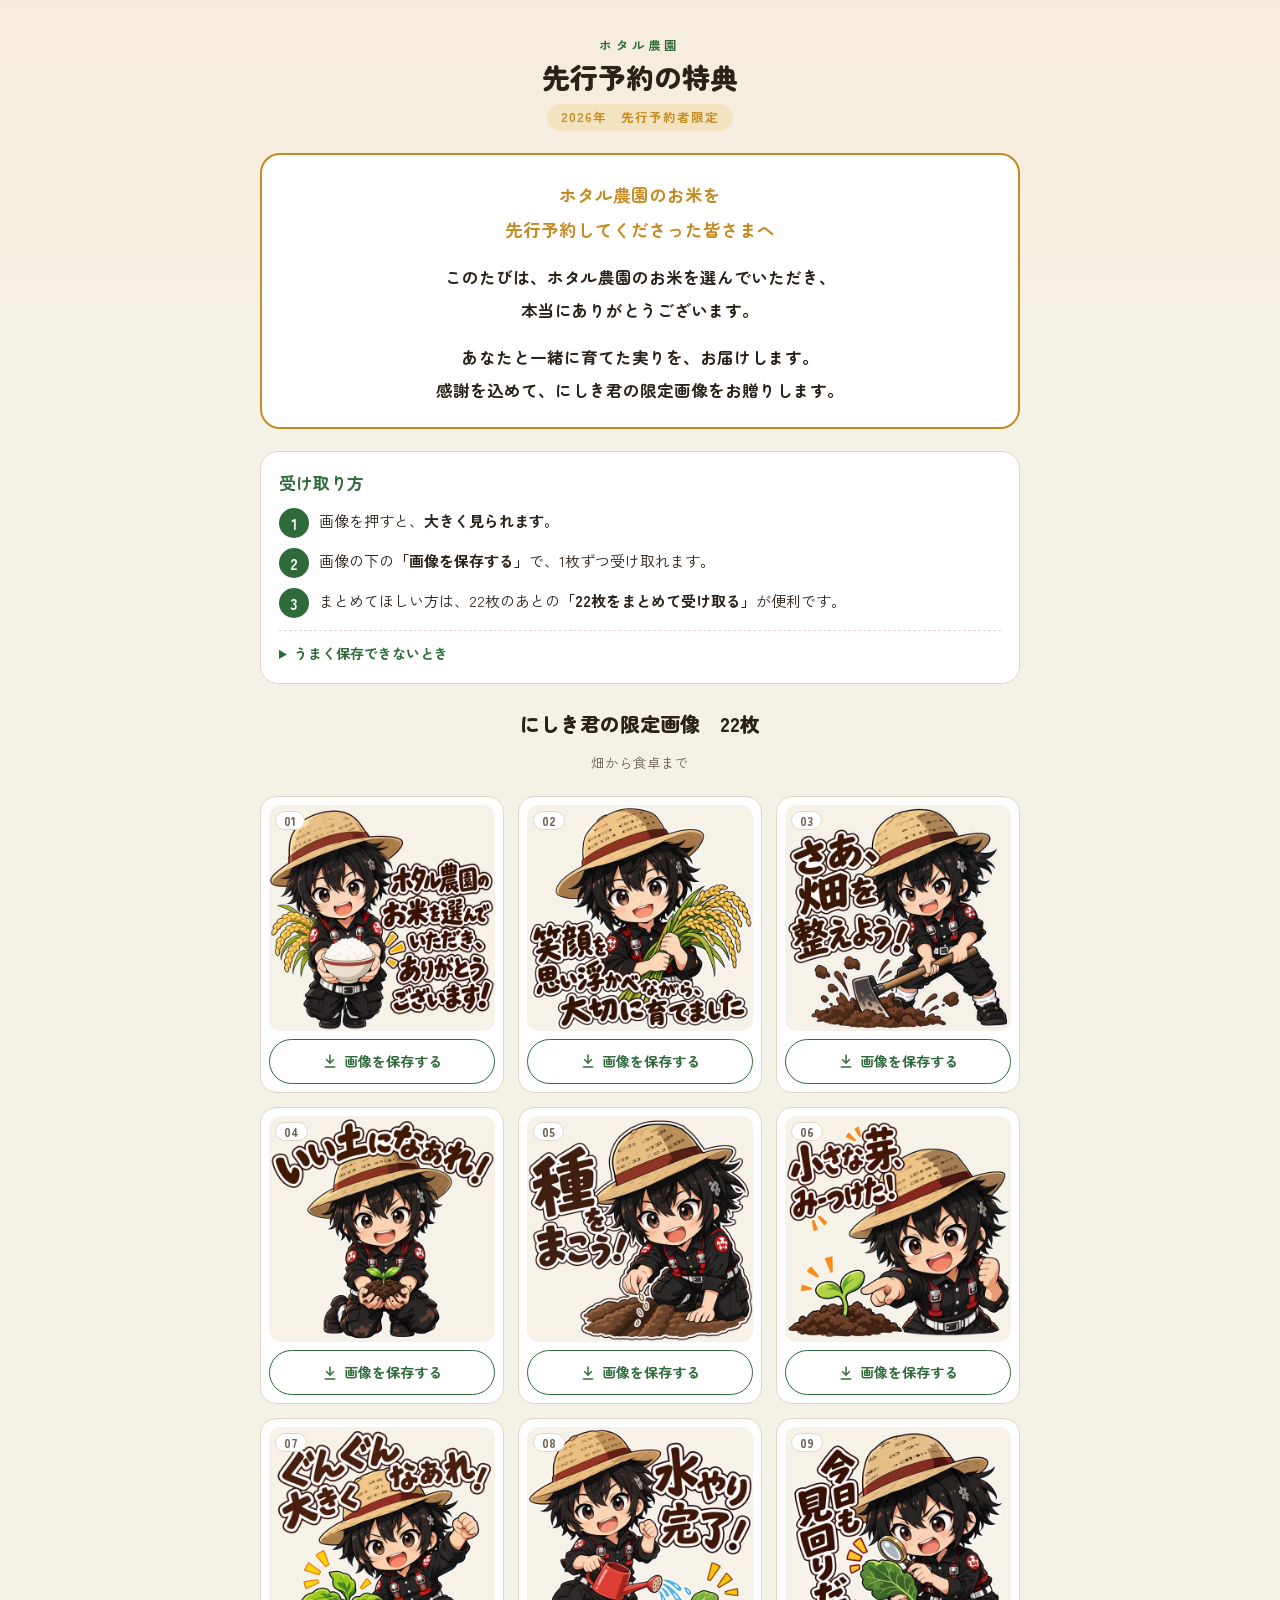
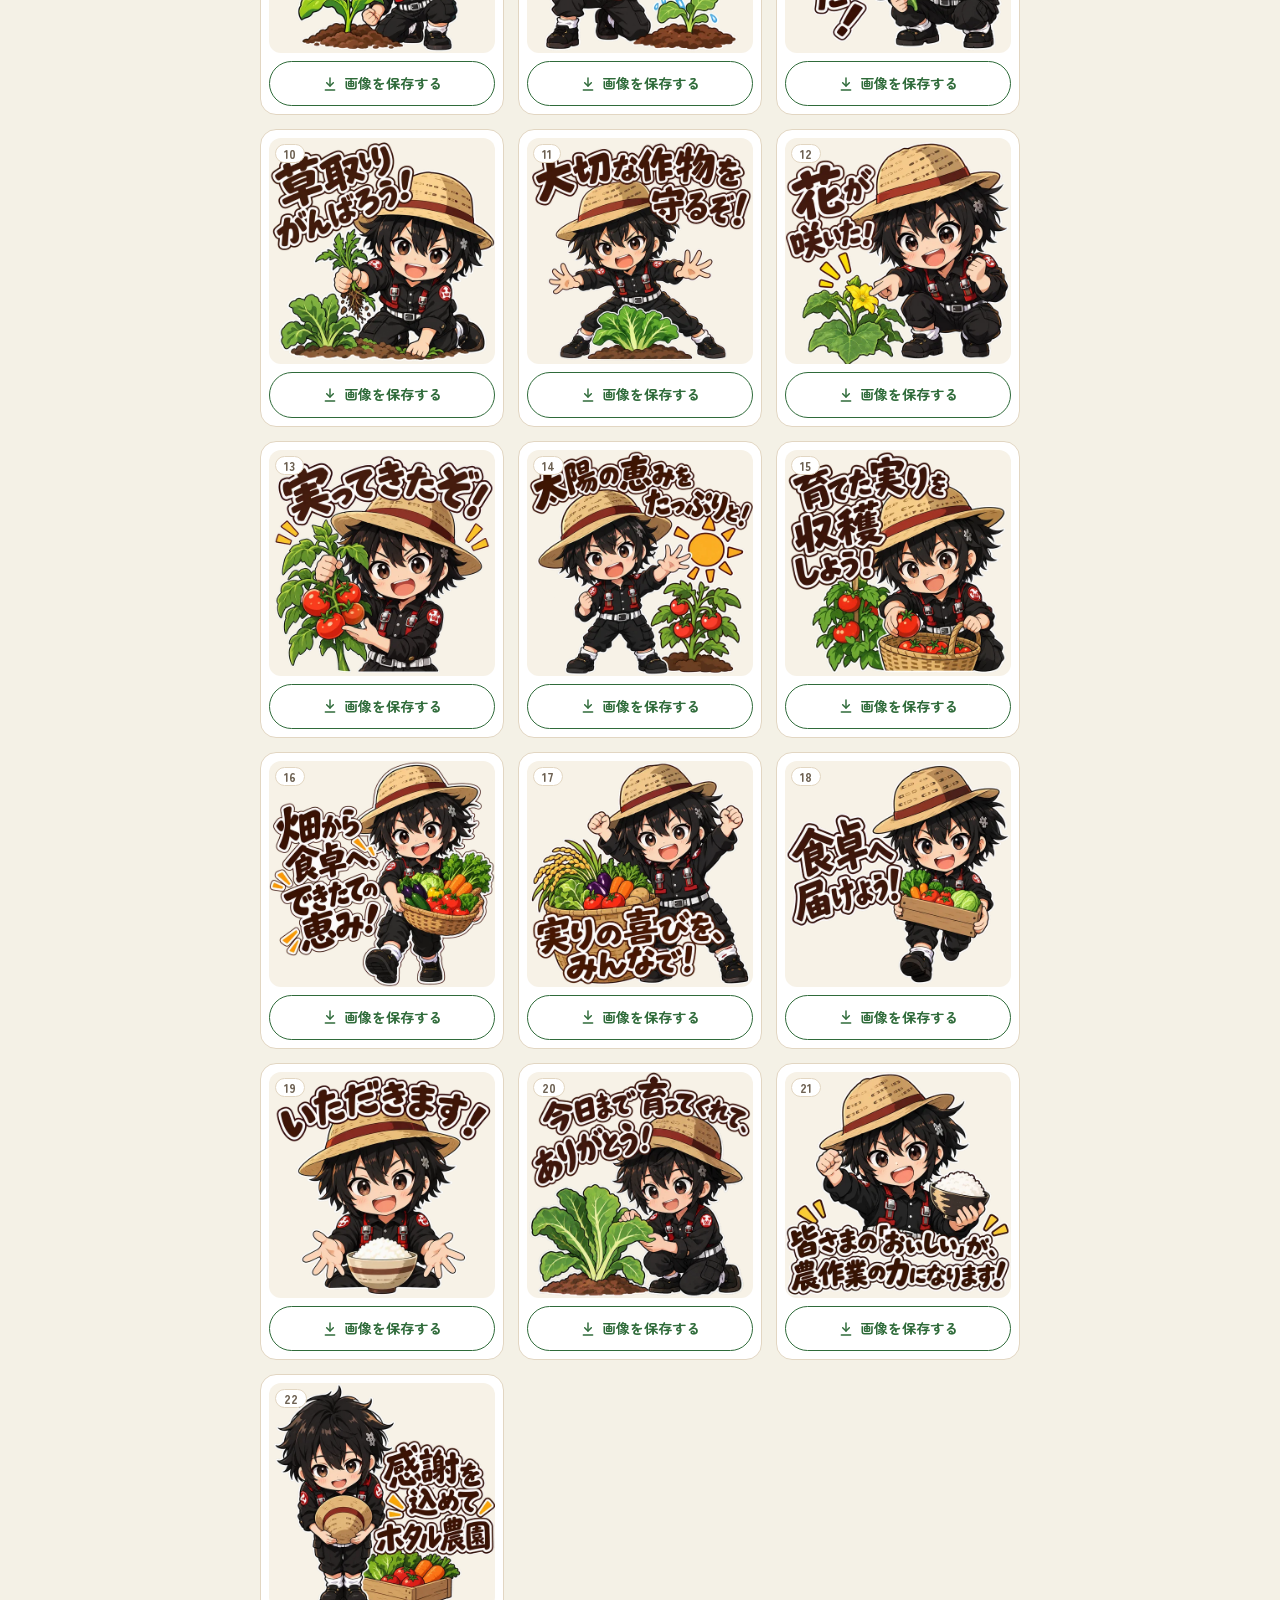
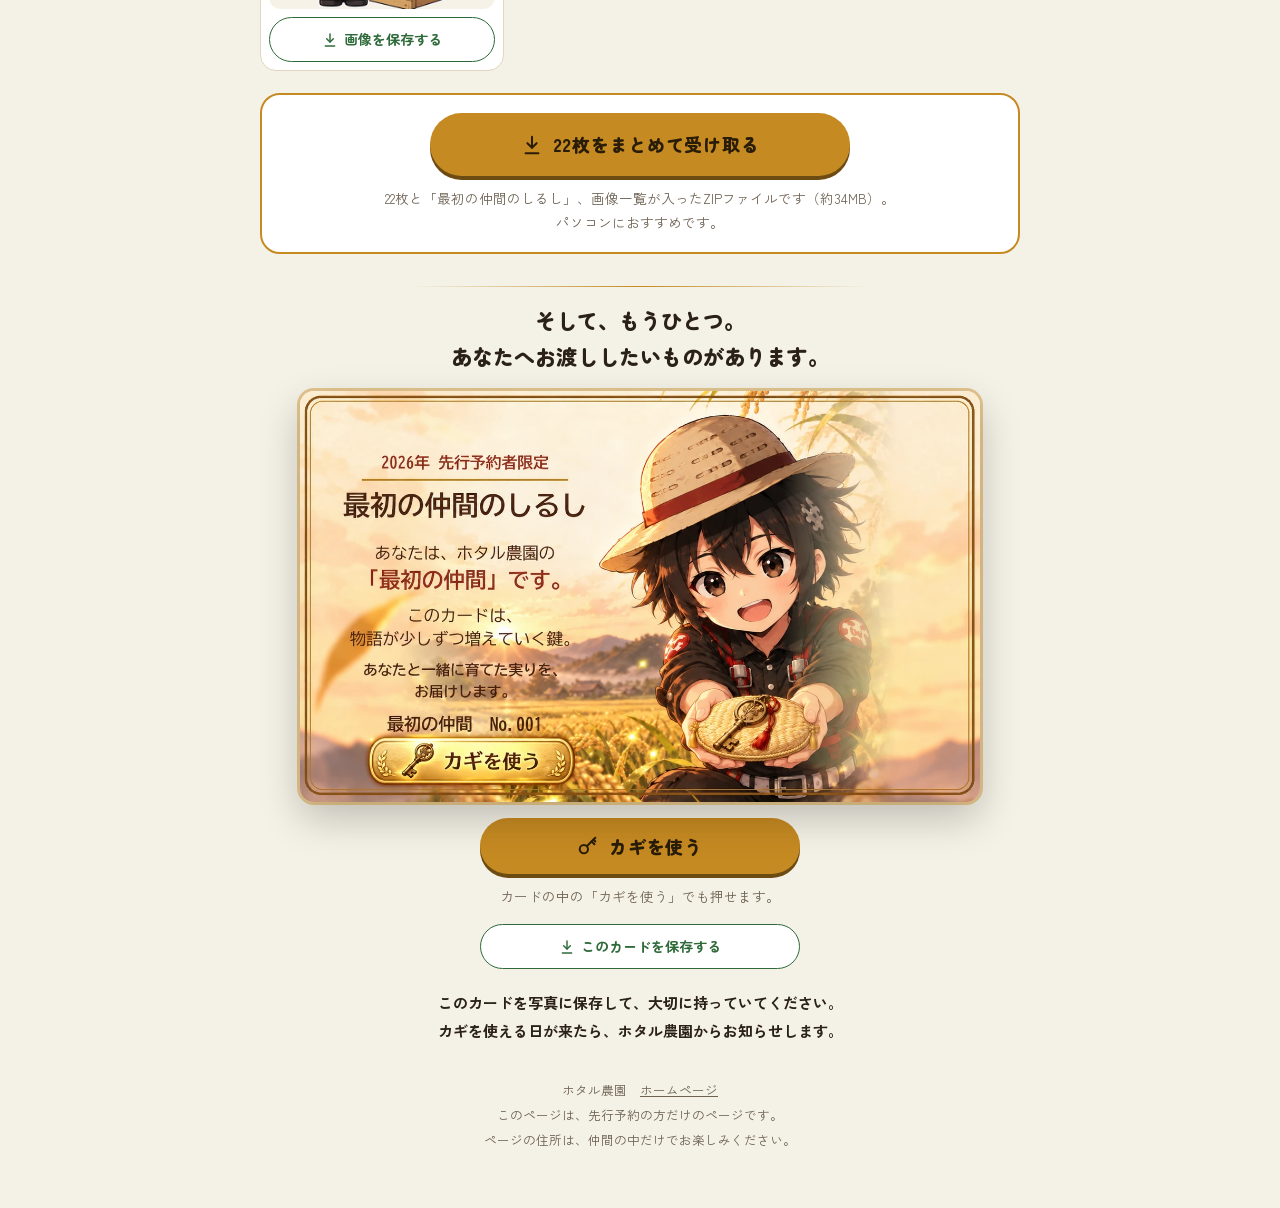
<file: r8/2dd31f02a9de/index.html>
<!doctype html>
<html lang="ja">
<head>
<meta charset="utf-8">
<meta name="viewport" content="width=device-width, initial-scale=1, viewport-fit=cover">
<meta name="robots" content="noindex, nofollow, noarchive, noimageindex">
<meta name="referrer" content="no-referrer">
<title>先行予約の特典</title>
<link rel="preconnect" href="https://fonts.googleapis.com">
<link rel="preconnect" href="https://fonts.gstatic.com" crossorigin>
<link rel="stylesheet" href="https://fonts.googleapis.com/css2?family=Zen+Maru+Gothic:wght@500;700;900&family=Zen+Kaku+Gothic+New:wght@400;500;700&display=swap">
<style>
  /* layout: 夕暮れの田んぼの色。上から「ことば → 受け取り方 → 22枚 → まとめて → もうひとつ（仲間のしるし）」と一本道で迷わない */
  :root {
    --sky: #f6ecdc;
    --paddy: #f4f1e6;
    --surface: #ffffff;
    --ink: #2a2118;
    --muted: #6d6152;
    --line: #e2d6c2;
    --accent: #2f6b3a;
    --accent-ink: #ffffff;
    --gold: #c68a22;
    --gold-soft: #f3e3c0;
    --gold-ink: #2a1d08;
    --tile: #f7f2e7;
    --scrim: rgba(20, 15, 8, .78);
    --font-display: "Zen Maru Gothic", "Hiragino Maru Gothic ProN", "Yu Gothic", sans-serif;
    --font-body: "Zen Kaku Gothic New", "Hiragino Kaku Gothic ProN", "Yu Gothic", "Meiryo", sans-serif;
  }
  @media (prefers-color-scheme: dark) {
    :root:not([data-theme="light"]) {
      --sky: #1b1712; --paddy: #15120d; --surface: #201b14; --ink: #f1e9dc; --muted: #b5a690;
      --line: #3a3126; --accent: #84c28e; --accent-ink: #0e1a11; --gold: #e3b45a; --gold-soft: #3a2d17;
      --gold-ink: #1d1406; --tile: #2a241b; --scrim: rgba(0, 0, 0, .85); color-scheme: dark;
    }
  }
  :root[data-theme="dark"] {
    --sky: #1b1712; --paddy: #15120d; --surface: #201b14; --ink: #f1e9dc; --muted: #b5a690;
    --line: #3a3126; --accent: #84c28e; --accent-ink: #0e1a11; --gold: #e3b45a; --gold-soft: #3a2d17;
    --gold-ink: #1d1406; --tile: #2a241b; --scrim: rgba(0, 0, 0, .85); color-scheme: dark;
  }

  * { box-sizing: border-box; }
  [hidden] { display: none !important; }
  body {
    background: linear-gradient(180deg, var(--sky) 0, var(--paddy) 420px) var(--paddy);
    color: var(--ink); font-family: var(--font-body); font-size: 16px; line-height: 1.8;
    padding-inline: 16px; padding-block: 26px 48px; -webkit-text-size-adjust: 100%;
    word-break: keep-all; overflow-wrap: anywhere;   /* ことばの切れ目（<wbr>）でだけ折り返す */
  }
  .col { max-width: 760px; margin-inline: auto; display: flex; flex-direction: column; gap: 22px; }

  header { text-align: center; display: flex; flex-direction: column; gap: 2px; }
  .farm { font-size: 12.5px; letter-spacing: .26em; color: var(--accent); font-weight: 700; }
  h1 { margin: 0; font-family: var(--font-display); font-weight: 900; font-size: 28px; line-height: 1.35; text-wrap: balance; }
  .tag { align-self: center; margin-top: 6px; font-size: 12.5px; font-weight: 700; letter-spacing: .08em;
         padding: 2px 14px; border-radius: 999px; background: var(--gold-soft); color: var(--gold); }

  .letter { background: var(--surface); border: 2px solid var(--gold); border-radius: 20px;
            padding: 22px 22px 20px; font-family: var(--font-display); font-weight: 700;
            font-size: 16.5px; line-height: 2; text-align: center; word-break: keep-all; overflow-wrap: anywhere; }
  .letter p { margin: 0 0 14px; }
  .letter p:last-child { margin: 0; }
  .letter .first { font-size: 17.5px; color: var(--gold); }

  .howto { background: var(--surface); border: 1px solid var(--line); border-radius: 18px; padding: 16px 18px; }
  .howto h2 { margin: 0 0 10px; font-family: var(--font-display); font-size: 17px; color: var(--accent); }
  .howto ol { margin: 0; padding: 0; list-style: none; display: flex; flex-direction: column; gap: 10px; }
  .howto li { display: grid; grid-template-columns: 30px 1fr; gap: 10px; align-items: start; font-size: 15px; line-height: 1.7; }
  .howto li b.n { width: 30px; height: 30px; border-radius: 999px; background: var(--accent); color: var(--accent-ink);
                  display: grid; place-items: center; font-family: var(--font-display); font-size: 15px; }
  .howto details { margin-top: 12px; border-top: 1px dashed var(--line); padding-top: 10px; font-size: 14px; }
  .howto summary { cursor: pointer; font-weight: 700; color: var(--accent); }
  .howto details p { margin: 8px 0 0; }

  h2.sec { margin: 0; font-family: var(--font-display); font-weight: 900; font-size: 20px; text-align: center; }
  .sub { margin: -14px 0 0; text-align: center; font-size: 13.5px; color: var(--muted); }

  .grid { display: grid; grid-template-columns: repeat(2, minmax(0, 1fr)); gap: 12px; }
  @media (min-width: 640px) { .grid { grid-template-columns: repeat(3, minmax(0, 1fr)); gap: 14px; } }
  .tile { background: var(--surface); border: 1px solid var(--line); border-radius: 16px; padding: 8px;
          display: flex; flex-direction: column; gap: 8px; min-width: 0; }
  .tile .pic { position: relative; display: block; width: 100%; aspect-ratio: 1; padding: 0; border: 0; cursor: zoom-in;
               border-radius: 12px; overflow: hidden; background: var(--tile); }
  .tile .pic img { width: 100%; height: 100%; object-fit: contain; display: block; }
  .tile .pic .no { position: absolute; top: 6px; left: 6px; font-family: var(--font-display); font-weight: 900; font-size: 12px;
                   padding: 0 8px; border-radius: 999px; background: var(--surface); color: var(--muted); border: 1px solid var(--line); }
  .tile .pic:focus-visible { outline: 3px solid var(--accent); outline-offset: 2px; }
  .save { display: flex; align-items: center; justify-content: center; gap: 4px; width: 100%; white-space: nowrap;
          font-family: var(--font-display); font-weight: 700; font-size: 13.5px; text-decoration: none; cursor: pointer;
          padding: 9px 4px; border-radius: 999px; border: 1.5px solid var(--accent); background: var(--surface); color: var(--accent); }
  @media (min-width: 400px) { .save { font-size: 14px; gap: 6px; } }
  .save:focus-visible { outline: 3px solid var(--ink); outline-offset: 2px; }
  .save svg { width: 16px; height: 16px; flex: none; }

  .zip { background: var(--surface); border: 2px solid var(--gold); border-radius: 20px; padding: 18px;
         display: flex; flex-direction: column; align-items: center; gap: 10px; text-align: center; }
  .zip-btn { display: flex; align-items: center; justify-content: center; gap: 10px; width: 100%; max-width: 420px;
             font-family: var(--font-display); font-weight: 900; font-size: 18px; text-decoration: none; letter-spacing: .04em;
             padding: 15px 18px; border-radius: 999px; background: var(--gold); color: var(--gold-ink);
             box-shadow: 0 4px 0 color-mix(in srgb, var(--gold) 55%, #000); }
  .zip-btn:active { transform: translateY(3px); box-shadow: 0 1px 0 color-mix(in srgb, var(--gold) 55%, #000); }
  .zip-btn svg { width: 22px; height: 22px; }
  .zip p { margin: 0; font-size: 13.5px; color: var(--muted); }

  /* もうひとつ：仲間のしるし */
  .more { display: flex; flex-direction: column; align-items: center; gap: 16px; padding-top: 10px; }
  .more::before { content: ""; width: 60%; height: 1px; background: linear-gradient(90deg, transparent, var(--gold), transparent); }
  .more h2 { margin: 0; text-align: center; font-family: var(--font-display); font-weight: 900; font-size: 21px; line-height: 1.7;
             word-break: keep-all; overflow-wrap: anywhere; }
  .shirushi { position: relative; width: 100%; max-width: 680px; border-radius: 14px; overflow: hidden;
              box-shadow: 0 0 0 3px color-mix(in srgb, var(--gold) 45%, transparent), 0 16px 40px rgba(0,0,0,.22); }
  .shirushi img { width: 100%; height: auto; display: block; }
  .shirushi::after { content: ""; position: absolute; inset: 0; pointer-events: none;
                     background: linear-gradient(105deg, transparent 35%, rgba(255,247,220,.55) 50%, transparent 65%);
                     transform: translateX(-120%); }
  .kagi { position: absolute; left: 10.29%; top: 84.10%; width: 30.01%; height: 11.49%;
          border: 0; padding: 0; background: transparent; cursor: pointer; border-radius: 999px; }
  .kagi::before { content: ""; position: absolute; inset: -12px -10px; }   /* 指で押しやすいよう、押せる範囲を広げる */
  .kagi:focus-visible { outline: 3px solid #fff; outline-offset: 2px; box-shadow: 0 0 0 6px var(--gold); }
  .kagi-btn { max-width: 320px; }
  .kagi-hint { margin: -6px 0 0; font-size: 13.5px; color: var(--muted); text-align: center; word-break: keep-all; overflow-wrap: anywhere; }
  .card-save { max-width: 320px; }
  .ku { display: inline-block; }   /* ひとかたまりで折り返す */
  .keep { margin: 4px 0 0; text-align: center; font-size: 15px; line-height: 1.85; font-weight: 700;
          word-break: keep-all; overflow-wrap: anywhere; }
  .save.busy { opacity: .6; pointer-events: none; }
  .lb-tip { width: 100%; max-width: 560px; margin: 0; text-align: center; font-size: 13.5px; color: #fff; line-height: 1.6; }
  .zip .sub2 { font-size: 13px; color: var(--muted); }
  .zip .sub2 a { color: var(--accent); font-weight: 700; }
  .all-msg { margin: 0; font-size: 14px; font-weight: 700; color: var(--accent); }
  .zip-btn.busy { opacity: .7; pointer-events: none; }
  button.zip-btn { border: 0; cursor: pointer; }
  @media (prefers-reduced-motion: no-preference) {
    .kagi { animation: yobu 2.2s ease-in-out infinite; }
    @keyframes yobu { 0%,100% { box-shadow: 0 0 0 0 rgba(255,236,170,0); } 50% { box-shadow: 0 0 0 5px rgba(255,236,170,.75); } }
    .shirushi.hikari::after { animation: sweep 1.6s ease-out .2s both; }
    @keyframes sweep { to { transform: translateX(120%); } }
    .shirushi.hikari { animation: agaru .9s cubic-bezier(.2,.8,.2,1) both; }
    @keyframes agaru { from { transform: translateY(14px) scale(.985); } to { transform: none; } }
  }

  /* 大きく見る */
  .lb { position: fixed; inset: 0; z-index: 60; background: var(--scrim); display: flex; flex-direction: column;
        align-items: center; justify-content: center; gap: 12px;
        padding: calc(env(safe-area-inset-top, 0px) + 14px) 14px calc(env(safe-area-inset-bottom, 0px) + 18px); }
  .lb-top { width: 100%; max-width: 560px; display: flex; align-items: center; justify-content: space-between; color: #fff; }
  .lb-top b { font-family: var(--font-display); font-size: 16px; }
  .lb-x { width: 44px; height: 44px; border-radius: 999px; border: 0; background: rgba(255,255,255,.18); color: #fff; font-size: 22px; cursor: pointer; }
  .lb-pic { position: relative; width: 100%; max-width: 560px; aspect-ratio: 1; border-radius: 16px; background: var(--tile); overflow: hidden; }
  .lb-pic img { width: 100%; height: 100%; object-fit: contain; display: block; -webkit-touch-callout: default; }
  .lb-nav { position: absolute; top: 50%; transform: translateY(-50%); width: 44px; height: 44px; border-radius: 999px; border: 0;
            background: rgba(0,0,0,.45); color: #fff; font-size: 22px; cursor: pointer; }
  .lb-nav.mae { left: 8px; } .lb-nav.tsugi { right: 8px; }
  .lb-x:focus-visible, .lb-nav:focus-visible { outline: 3px solid #fff; outline-offset: 2px; }
  .lb-press { width: 100%; max-width: 560px; margin: 0; text-align: center; font-size: 14px; line-height: 1.6;
              color: var(--gold-ink); background: var(--gold); border-radius: 12px; padding: 8px 12px; font-weight: 700; }
  .lb .save { max-width: 560px; background: transparent; border-color: #fff; color: #fff; padding: 11px; font-size: 15px; }

  /* カギのことば */
  .kdlg { position: fixed; inset: 0; z-index: 70; background: var(--scrim); display: grid; place-items: center; padding: 20px; }
  .kdlg-box { width: 100%; max-width: 420px; background: var(--surface); border: 2px solid var(--gold); border-radius: 22px;
              padding: 24px 22px 20px; text-align: center; display: flex; flex-direction: column; gap: 16px; align-items: center; }
  .kdlg-box svg { width: 54px; height: 54px; color: var(--gold); }
  .kdlg-box p { margin: 0; font-family: var(--font-display); font-weight: 700; font-size: 17px; line-height: 2; }
  .kdlg-box button { font-family: var(--font-display); font-weight: 900; font-size: 16px; padding: 12px 26px; border-radius: 999px;
                     border: 0; background: var(--accent); color: var(--accent-ink); cursor: pointer; }
  .kdlg-box button:focus-visible { outline: 3px solid var(--ink); outline-offset: 3px; }

  footer { text-align: center; font-size: 12.5px; color: var(--muted); line-height: 2; margin-top: 10px; }
  footer a { color: var(--muted); }
</style>
</head>
<body>
<div class="col">
  <header>
    <div class="farm">ホタル農園</div>
    <h1>先行予約の<wbr>特典</h1>
    <div class="tag">2026年　先行予約者限定</div>
  </header>

  <section class="letter" aria-label="ごあいさつ">
    <p class="first">ホタル農園の<wbr>お米を<br>先行予約して<wbr>くださった<wbr>皆さまへ</p>
    <p>この<wbr>たびは、<wbr>ホタル農園の<wbr>お米を<wbr>選んでいただき、<br>本当に<wbr>ありがとう<wbr>ございます。</p>
    <p>あなたと<wbr>一緒に<wbr>育てた<wbr>実りを、<wbr>お届けします。<br>感謝を<wbr>込めて、<wbr>に<wbr>しき君の<wbr>限定画像を<wbr>お贈りします。</p>
  </section>

  <section class="howto" aria-label="受け取り方">
    <h2>受け取り方</h2>
    <ol id="howto-keitai">
      <li><b class="n">1</b><span>好きな<wbr>画像を<b>押す</b><span class="ku">（<wbr>大きくなります）</span></span></li>
      <li><b class="n">2</b><span><b>「写真に<wbr>保存する」</b>を<wbr>押す</span></li>
      <li><b class="n">3</b><span id="howto-3">出てきた<wbr>メニューで<b>「画像を<wbr>保存」</b>を<wbr>押す。<br>写真アプリに<wbr>入ります。</span></li>
    </ol>
    <ol id="howto-pc" hidden>
      <li><b class="n">1</b><span>画像を<wbr>押すと、<b>大きく<wbr>見られます。</b></span></li>
      <li><b class="n">2</b><span>画像の<wbr>下の<b>「画像を<wbr>保存する」</b>で、<wbr>1枚ずつ<wbr>受け取れます。</span></li>
      <li><b class="n">3</b><span>まとめて<wbr>ほしい<wbr>方は、<wbr>22枚の<wbr>あとの<b>「22枚を<wbr>まとめて<wbr>受け取る」</b>が<wbr>便利です。</span></li>
    </ol>
    <p id="howto-all" style="margin:12px 0 0;font-size:14px">22枚ぜんぶほしい<wbr>方は、<wbr>22枚の<wbr>あとの<b>「22枚まとめて<wbr>写真に<wbr>保存する」</b>で<wbr>一度に<wbr>入ります。</p>
    <details>
      <summary>うまく<wbr>保存できない<wbr>とき</summary>
      <p>画像を<wbr>大きく<wbr>見て、<b>画像を<wbr>長押し</b>してください。</p>
      <p><b>iPhone</b>：「<b>"写真"に<wbr>保存</b>」　<b>Android</b>：「<b>画像を<wbr>ダウンロード</b>」</p>
      <p>LINEの<wbr>トークや<wbr>SNSで、<wbr>気軽に<wbr>お楽しみください。</p>
    </details>
  </section>

  <h2 class="sec">に<wbr>しき君の<wbr>限定画像　22枚</h2>
  <p class="sub">畑から<wbr>食卓まで</p>
  <div class="grid" id="grid"></div>

  <section class="zip" aria-label="まとめて受け取る">
    <button class="zip-btn" id="all" type="button" hidden>
      <svg viewBox="0 0 24 24" fill="none" stroke="currentColor" stroke-width="2.2" stroke-linecap="round" stroke-linejoin="round" aria-hidden="true"><path d="M12 3v12"/><path d="M7 10l5 5 5-5"/><path d="M5 21h14"/></svg>
      <span id="all-t">22枚まとめて<wbr>写真に<wbr>保存する</span>
    </button>
    <p class="all-msg" id="all-msg" hidden></p>
    <p id="all-note" hidden>22枚で<wbr>約31MBあります。<wbr>Wi-Fiの<wbr>ときが<wbr>おすすめです。</p>
    <a class="zip-btn" id="zip" href="set-k.zip" download="ホタル農園_2026先行予約者限定セット.zip">
      <svg viewBox="0 0 24 24" fill="none" stroke="currentColor" stroke-width="2.2" stroke-linecap="round" stroke-linejoin="round" aria-hidden="true"><path d="M12 3v12"/><path d="M7 10l5 5 5-5"/><path d="M5 21h14"/></svg>
      22枚を<wbr>まとめて<wbr>受け取る<wbr>
    </a>
    <p id="zip-note">22枚と<wbr>「最初の<wbr>仲間の<wbr>しるし」、<wbr>画像一覧が<wbr>入った<wbr>ZIPファイルです<wbr>（約34MB）。<br>パソコンに<wbr>おすすめです。</p>
    <p class="sub2" id="zip-sub" hidden>パソコンの<wbr>方は、<a href="set-k.zip" download="ホタル農園_2026先行予約者限定セット.zip">ZIPファイル<wbr>（約34MB）</a>でも<wbr>まとめて<wbr>受け取れます。</p>
  </section>

  <section class="more" id="more" aria-label="もうひとつの贈りもの">
    <h2>そして、<wbr>もう<wbr>ひとつ。<br>あなたへ<wbr>お渡ししたい<wbr>ものが<wbr>あります。</h2>
    <div class="shirushi" id="shirushi">
      <img src="card.webp" alt="最初の仲間のしるし No.001。あなたは、ホタル農園の「最初の仲間」です。">
      <button class="kagi" id="kagi" type="button" aria-label="カギを使う"></button>
    </div>
    <button class="zip-btn kagi-btn" id="kagi2" type="button"><svg viewBox="0 0 24 24" fill="none" stroke="currentColor" stroke-width="2.2" stroke-linecap="round" stroke-linejoin="round" aria-hidden="true"><circle cx="7.5" cy="15.5" r="4.5"/><path d="M10.7 12.3 20 3"/><path d="M16 7l3 3"/><path d="M18 5l2 2"/></svg>カギを<wbr>使う</button>
    <p class="kagi-hint">カードの<wbr>中の<wbr>「カギを<wbr>使う」でも<wbr>押せます。</p>
    <a class="save card-save" id="card-save" href="shirushi_kagi_no001.png" download="ホタル農園_最初の仲間のしるし_No001.png">
      <svg viewBox="0 0 24 24" fill="none" stroke="currentColor" stroke-width="2.2" stroke-linecap="round" stroke-linejoin="round" aria-hidden="true"><path d="M12 3v12"/><path d="M7 10l5 5 5-5"/><path d="M5 21h14"/></svg>
      この<wbr>カードを<wbr>保存する<wbr>
    </a>

    <p class="keep"><span class="ku">この<wbr>カードを<wbr>写真に<wbr>保存して、</span><span class="ku">大切に<wbr>持っていてください。</span><br><span class="ku">カギを<wbr>使える<wbr>日が<wbr>来たら、</span><span class="ku">ホタル農園から</span><span class="ku">お知らせします。</span></p>
  </section>

  <footer>
    ホタル農園　<a href="https://hotarufarm.github.io/" target="_blank" rel="noopener">ホームページ</a><br>
    この<wbr>ページは、<wbr>先行予約の<wbr>方だけの<wbr>ページです。<br>
    ページの<wbr>住所は、<wbr>仲間の<wbr>中だけで<wbr>お楽しみください。<wbr>
  </footer>
</div>

<!-- 大きく見る -->
<div class="lb" id="lb" hidden role="dialog" aria-modal="true" aria-label="画像を大きく見る">
  <div class="lb-top"><b id="lb-no">1 / 22</b><button class="lb-x" id="lb-x" type="button" aria-label="とじる">×</button></div>
  <div class="lb-pic">
    <img id="lb-img" alt="">
    <button class="lb-nav mae" id="lb-mae" type="button" aria-label="前の画像">‹</button>
    <button class="lb-nav tsugi" id="lb-tsugi" type="button" aria-label="次の画像">›</button>
  </div>
  <p class="lb-press" id="lb-press" hidden>この<wbr>画像を<b>長押し</b>して<wbr>「"写真"に<wbr>保存」を<wbr>選んでください</p>
  <a class="save" id="lb-save" href="#" download>この<wbr>画像を<wbr>保存する</a>
  <p class="lb-tip" id="lb-tip" hidden></p>
</div>

<!-- カギのことば -->
<div class="kdlg" id="kdlg" hidden role="dialog" aria-modal="true" aria-labelledby="kdlg-t">
  <div class="kdlg-box">
    <svg viewBox="0 0 24 24" fill="none" stroke="currentColor" stroke-width="1.8" stroke-linecap="round" stroke-linejoin="round" aria-hidden="true"><circle cx="7.5" cy="12" r="4"/><path d="M11.5 12H21"/><path d="M17 12v3"/><path d="M20 12v2"/></svg>
    <p id="kdlg-t">鍵は、<wbr>まだ<wbr>静かに<wbr>眠っています。<br>物語が<wbr>始まる<wbr>日まで、<br>大切に<wbr>持っていてね。</p>
    <button type="button" id="kdlg-ok">大切に<wbr>持っておく</button>
  </div>
</div>

<script>
  // ── 設定 ──
  const MAISU = 22;
  // ホタル農園ゲームができたら、URカード交換の画面の住所をここに入れる。空のあいだは、ことばを出す。
  // 「仲間のしるし」は、使っても消えない永久の鍵。URカードと交換したあとも、ずっと持ったまま。
  const GAME_URL = "";
  // "download"＝ふつうに保存。"press"＝保存ができない場所（お試しページ）
  const SAVE_MODE = "download";

  const $ = (id) => document.getElementById(id);
  const no = (i) => String(i).padStart(2, "0");
  const ua = navigator.userAgent;
  const isIOS = /iP(hone|ad|od)/.test(ua) || (navigator.platform === "MacIntel" && navigator.maxTouchPoints > 1);
  const isAndroid = /Android/i.test(ua);
  const KEITAI = isIOS || isAndroid;
  const OTAMESHI = SAVE_MODE === "press";
  // iPhone：共有メニューに画像を渡すと「画像を保存」で写真アプリに入る
  const SHARE = !OTAMESHI && isIOS && (() => {
    try { const f = new File([new Blob(["x"], { type: "image/png" })], "t.png", { type: "image/png" });
          return !!(navigator.canShare && navigator.canShare({ files: [f] })); } catch (e) { return false; }
  })();
  const LABEL = KEITAI || OTAMESHI ? "写真に保存する" : "画像を保存する";
  const ICON = '<svg viewBox="0 0 24 24" fill="none" stroke="currentColor" stroke-width="2.2" stroke-linecap="round" stroke-linejoin="round" aria-hidden="true"><path d="M12 3v12"/><path d="M7 10l5 5 5-5"/><path d="M5 21h14"/></svg>';
  const fname = (i) => "ホタル農園_にしき君_" + no(i) + ".png";
  const OTAMESHI_KOTOBA = "このお試しページでは保存できません。ホームページに出したあとは、携帯で「写真に保存する」を押すと、写真アプリに入ります。";

  // ── 受け取り方を、携帯とパソコンで切りかえ ──
  const keitaiView = KEITAI || OTAMESHI;
  $("howto-keitai").hidden = !keitaiView;
  $("howto-pc").hidden = keitaiView;
  $("howto-all").hidden = !keitaiView;
  if (isAndroid) $("howto-3").innerHTML = "そのまま保存されます。<br>写真（ギャラリー）アプリの<b>「ダウンロード」</b>に入ります。";

  // ── 元の画像を先に読み込んでおく（iPhoneの共有メニューに渡すため） ──
  const cache = new Map();
  function yoi(path, name) {
    if (cache.has(path)) return cache.get(path);
    const pr = fetch(path).then((r) => { if (!r.ok) throw new Error("x"); return r.blob(); })
                          .then((b) => new File([b], name, { type: b.type || "image/png" }));
    pr.catch(() => cache.delete(path));
    cache.set(path, pr);
    return pr;
  }
  function watasu(files) {   // iPhoneの共有メニューを出す
    return navigator.share({ files: files });
  }

  // ── 22枚をならべる ──
  const grid = $("grid");
  for (let i = 1; i <= MAISU; i++) {
    const t = document.createElement("div");
    t.className = "tile";
    t.innerHTML =
      '<button class="pic" type="button" data-i="' + i + '" aria-label="' + i + '枚目を大きく見る">' +
        '<img src="t/' + no(i) + '.webp" alt="にしき君の限定画像 ' + i + '枚目" loading="' + (i <= 6 ? "eager" : "lazy") + '">' +
        '<span class="no">' + no(i) + '</span></button>' +
      '<a class="save" data-save="' + i + '" href="o/' + no(i) + '.png" download="' + fname(i) + '">' + ICON + LABEL + '</a>';
    grid.append(t);
  }

  // ── 大きく見る ──
  let ima = 1, opener = null, imaFile = null;
  function saveJotai(text, busy) {
    const b = $("lb-save");
    b.innerHTML = ICON + text;
    b.classList.toggle("busy", busy);
    b.setAttribute("aria-disabled", busy ? "true" : "false");
  }
  function miseru(i) {
    ima = ((i - 1 + MAISU) % MAISU) + 1;
    $("lb-img").src = "l/" + no(ima) + ".webp";
    $("lb-img").alt = "にしき君の限定画像 " + ima + "枚目";
    $("lb-no").textContent = ima + " / " + MAISU;
    $("lb-save").href = "o/" + no(ima) + ".png";
    $("lb-save").setAttribute("download", fname(ima));
    $("lb-press").hidden = true;
    const tip = $("lb-tip");
    if (SHARE) {
      imaFile = null;
      const me = ima;
      saveJotai("じゅんび中…", true);
      tip.textContent = "「写真に保存する」を押して、出てきたメニューで「画像を保存」を押してください。";
      tip.hidden = false;
      yoi("o/" + no(me) + ".png", fname(me))
        .then((f) => { if (ima === me) { imaFile = f; saveJotai(LABEL, false); } })
        .catch(() => { if (ima === me) saveJotai(LABEL, false); });
    } else {
      saveJotai(LABEL, false);
      tip.hidden = !isAndroid;
      if (isAndroid) tip.textContent = "保存した画像は、写真（ギャラリー）アプリの「ダウンロード」に入ります。";
    }
  }
  function hiraku(i) {
    opener = document.activeElement;
    miseru(i);
    $("lb").hidden = false;
    document.body.style.overflow = "hidden";
    $("lb-x").focus();
  }
  function tojiru() {
    $("lb").hidden = true;
    document.body.style.overflow = "";
    if (opener && opener.focus) opener.focus();
  }

  grid.addEventListener("click", (e) => {
    const pic = e.target.closest(".pic");
    if (pic) { hiraku(Number(pic.dataset.i)); return; }
    const sv = e.target.closest("[data-save]");
    // iPhone・お試しでは、まず大きく見せて、そこで保存してもらう
    if (sv && (SHARE || isIOS || OTAMESHI)) { e.preventDefault(); hiraku(Number(sv.dataset.save)); }
  });

  $("lb-save").addEventListener("click", (e) => {
    if (OTAMESHI) { e.preventDefault(); kotobaBox(OTAMESHI_KOTOBA); return; }
    if (SHARE) {
      e.preventDefault();
      if (!imaFile) return;
      watasu([imaFile]).catch((err) => { if (!err || err.name !== "AbortError") $("lb-press").hidden = false; });
      return;
    }
    if (isIOS) { e.preventDefault(); $("lb-press").hidden = false; }   // 共有メニューが使えないiPhoneは長押し
  });
  $("lb-x").addEventListener("click", tojiru);
  $("lb-mae").addEventListener("click", () => miseru(ima - 1));
  $("lb-tsugi").addEventListener("click", () => miseru(ima + 1));
  $("lb").addEventListener("click", (e) => { if (e.target === $("lb")) tojiru(); });
  let sx = null;
  $("lb-img").addEventListener("touchstart", (e) => { sx = e.touches[0].clientX; }, { passive: true });
  $("lb-img").addEventListener("touchend", (e) => {
    if (sx === null) return;
    const dx = e.changedTouches[0].clientX - sx; sx = null;
    if (Math.abs(dx) > 50) miseru(ima + (dx < 0 ? 1 : -1));
  });

  // ── 22枚まとめて ──
  if (SHARE || isAndroid || OTAMESHI) {
    $("all").hidden = false;
    $("all-note").hidden = false;
    $("zip").hidden = true;
    $("zip-note").hidden = true;
    $("zip-sub").hidden = false;
  }
  let allFiles = null, allBusy = false;
  const allMsg = (t) => { $("all-msg").textContent = t; $("all-msg").hidden = !t; };
  $("all").addEventListener("click", async () => {
    if (OTAMESHI) { kotobaBox(OTAMESHI_KOTOBA); return; }
    if (allBusy) return;
    if (SHARE) {
      if (allFiles) {   // 用意ができていたら、共有メニューへ
        watasu(allFiles)
          .then(() => allMsg("写真アプリを開いてみてください。22枚入っています。"))
          .catch((err) => { if (!err || err.name !== "AbortError") allMsg("うまくいかないときは、1枚ずつ保存してください。"); });
        return;
      }
      allBusy = true;
      $("all").classList.add("busy");
      let done = 0;
      allMsg("じゅんび中… 0 / 22");
      try {
        const list = [];
        for (let i = 1; i <= MAISU; i++) {
          list.push(await yoi("o/" + no(i) + ".png", fname(i)));
          done++; allMsg("じゅんび中… " + done + " / 22");
        }
        allFiles = list;
        $("all-t").textContent = "22枚を写真に保存する";
        allMsg("じゅんびができました。もう一度押して、出てきたメニューで「" + MAISU + "枚の画像を保存」を押してください。");
      } catch (err) {
        allMsg("読み込みがとちゅうで止まりました。電波のよいところで、もう一度押してください。");
      }
      $("all").classList.remove("busy");
      allBusy = false;
      return;
    }
    if (isAndroid) {   // Androidは1枚ずつ続けて保存
      allBusy = true;
      $("all").classList.add("busy");
      allMsg("保存をはじめます。「複数のファイルのダウンロード」をたずねられたら「許可」を押してください。");
      for (let i = 1; i <= MAISU; i++) {
        const a = document.createElement("a");
        a.href = "o/" + no(i) + ".png"; a.download = fname(i);
        document.body.append(a); a.click(); a.remove();
        await new Promise((r) => setTimeout(r, 450));
      }
      allMsg("22枚の保存が終わりました。写真（ギャラリー）アプリの「ダウンロード」を見てみてください。");
      $("all").classList.remove("busy");
      allBusy = false;
    }
  });
  if (OTAMESHI) $("zip").addEventListener("click", (e) => { e.preventDefault(); kotobaBox(OTAMESHI_KOTOBA); });

  // ── 仲間のしるしの保存 ──
  $("card-save").innerHTML = ICON + (KEITAI || OTAMESHI ? "このカードを写真に保存する" : "このカードを保存する");
  let cardFile = null;
  $("card-save").addEventListener("click", (e) => {
    if (OTAMESHI) { e.preventDefault(); kotobaBox(OTAMESHI_KOTOBA); return; }
    if (SHARE) {
      e.preventDefault();
      const go = (f) => watasu([f]).catch(() => {});
      if (cardFile) go(cardFile);
      else yoi("shirushi_kagi_no001.png", "ホタル農園_最初の仲間のしるし_No001.png").then((f) => { cardFile = f; kotobaBox("じゅんびができました。もう一度「このカードを写真に保存する」を押してください。"); });
    }
  });

  // ── カギを使う ──
  let kOpener = null;
  const KOTOBA0 = $("kdlg-t").innerHTML;
  function kagiNoKotoba() {
    kOpener = document.activeElement;
    $("kdlg").hidden = false;
    document.body.style.overflow = "hidden";
    $("kdlg-ok").focus();
  }
  function kagiTojiru() {
    $("kdlg").hidden = true;
    document.body.style.overflow = $("lb").hidden ? "" : "hidden";
    if (kOpener && kOpener.focus) kOpener.focus();
  }
  function kotobaBox(t) { $("kdlg-t").textContent = t; $("kdlg-ok").textContent = "わかった"; kagiNoKotoba(); }
  const kagiWoTsukau = () => {
    if (GAME_URL) { location.href = GAME_URL; return; }   // 鍵は使っても消えない
    $("kdlg-t").innerHTML = KOTOBA0;
    $("kdlg-ok").textContent = "大切に持っておく";
    kagiNoKotoba();
  };
  $("kagi").addEventListener("click", kagiWoTsukau);
  $("kagi2").addEventListener("click", kagiWoTsukau);
  $("kdlg-ok").addEventListener("click", kagiTojiru);
  $("kdlg").addEventListener("click", (e) => { if (e.target === $("kdlg")) kagiTojiru(); });

  document.addEventListener("keydown", (e) => {
    if (!$("kdlg").hidden && e.key === "Escape") { kagiTojiru(); return; }
    if ($("lb").hidden) return;
    if (e.key === "Escape") tojiru();
    if (e.key === "ArrowLeft") miseru(ima - 1);
    if (e.key === "ArrowRight") miseru(ima + 1);
  });

  // ── 仲間のしるしが見えたら、光がすっと通る。iPhoneでは保存の用意もしておく ──
  if ("IntersectionObserver" in window) {
    const io = new IntersectionObserver((ents) => {
      ents.forEach((en) => {
        if (!en.isIntersecting) return;
        $("shirushi").classList.add("hikari");
        if (SHARE && !cardFile) yoi("shirushi_kagi_no001.png", "ホタル農園_最初の仲間のしるし_No001.png").then((f) => { cardFile = f; }).catch(() => {});
        io.disconnect();
      });
    }, { threshold: 0.45 });
    io.observe($("shirushi"));
  }
</script>
</body>
</html>
</file>
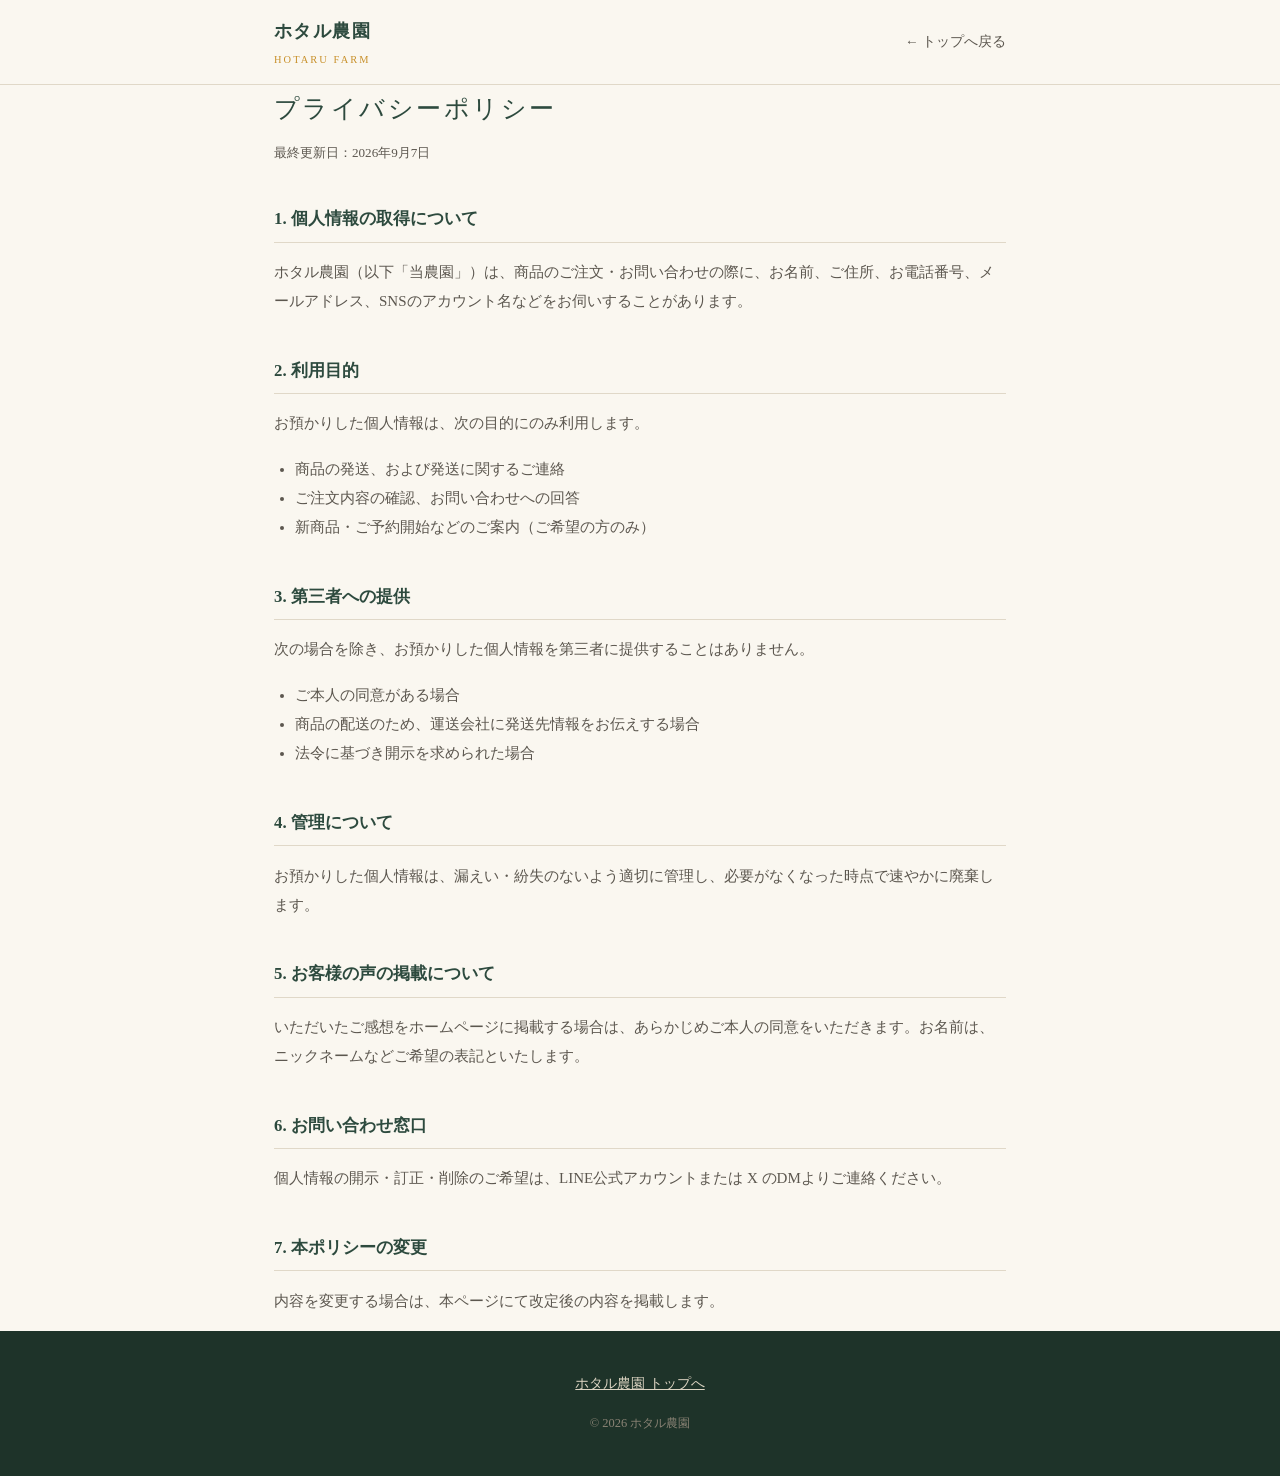
<file: privacy.html>
<!DOCTYPE html>
<html lang="ja">
<head>
<meta charset="UTF-8">
<meta name="viewport" content="width=device-width, initial-scale=1">
<title>プライバシーポリシー — ホタル農園</title>
<link rel="stylesheet" href="sub.css">
</head>
<body>

<header>
  <div class="hbar">
    <a class="logo" href="index.html">ホタル農園<small>HOTARU FARM</small></a>
    <a class="back" href="index.html">← トップへ戻る</a>
  </div>
</header>

<main class="wrap">
  <h1>プライバシーポリシー</h1>
  <p class="updated">最終更新日：2026年9月7日</p>

  <h2>1. 個人情報の取得について</h2>
  <p>ホタル農園（以下「当農園」）は、商品のご注文・お問い合わせの際に、お名前、ご住所、お電話番号、メールアドレス、SNSのアカウント名などをお伺いすることがあります。</p>

  <h2>2. 利用目的</h2>
  <p>お預かりした個人情報は、次の目的にのみ利用します。</p>
  <ul>
    <li>商品の発送、および発送に関するご連絡</li>
    <li>ご注文内容の確認、お問い合わせへの回答</li>
    <li>新商品・ご予約開始などのご案内（ご希望の方のみ）</li>
  </ul>

  <h2>3. 第三者への提供</h2>
  <p>次の場合を除き、お預かりした個人情報を第三者に提供することはありません。</p>
  <ul>
    <li>ご本人の同意がある場合</li>
    <li>商品の配送のため、運送会社に発送先情報をお伝えする場合</li>
    <li>法令に基づき開示を求められた場合</li>
  </ul>

  <h2>4. 管理について</h2>
  <p>お預かりした個人情報は、漏えい・紛失のないよう適切に管理し、必要がなくなった時点で速やかに廃棄します。</p>

  <h2>5. お客様の声の掲載について</h2>
  <p>いただいたご感想をホームページに掲載する場合は、あらかじめご本人の同意をいただきます。お名前は、ニックネームなどご希望の表記といたします。</p>

  <h2>6. お問い合わせ窓口</h2>
  <p>個人情報の開示・訂正・削除のご希望は、LINE公式アカウントまたは X のDMよりご連絡ください。</p>

  <h2>7. 本ポリシーの変更</h2>
  <p>内容を変更する場合は、本ページにて改定後の内容を掲載します。</p>
</main>

<footer>
  <div class="wrap">
    <a href="index.html">ホタル農園 トップへ</a>
    <div class="copy">© 2026 ホタル農園</div>
  </div>
</footer>

</body>
</html>
</file>
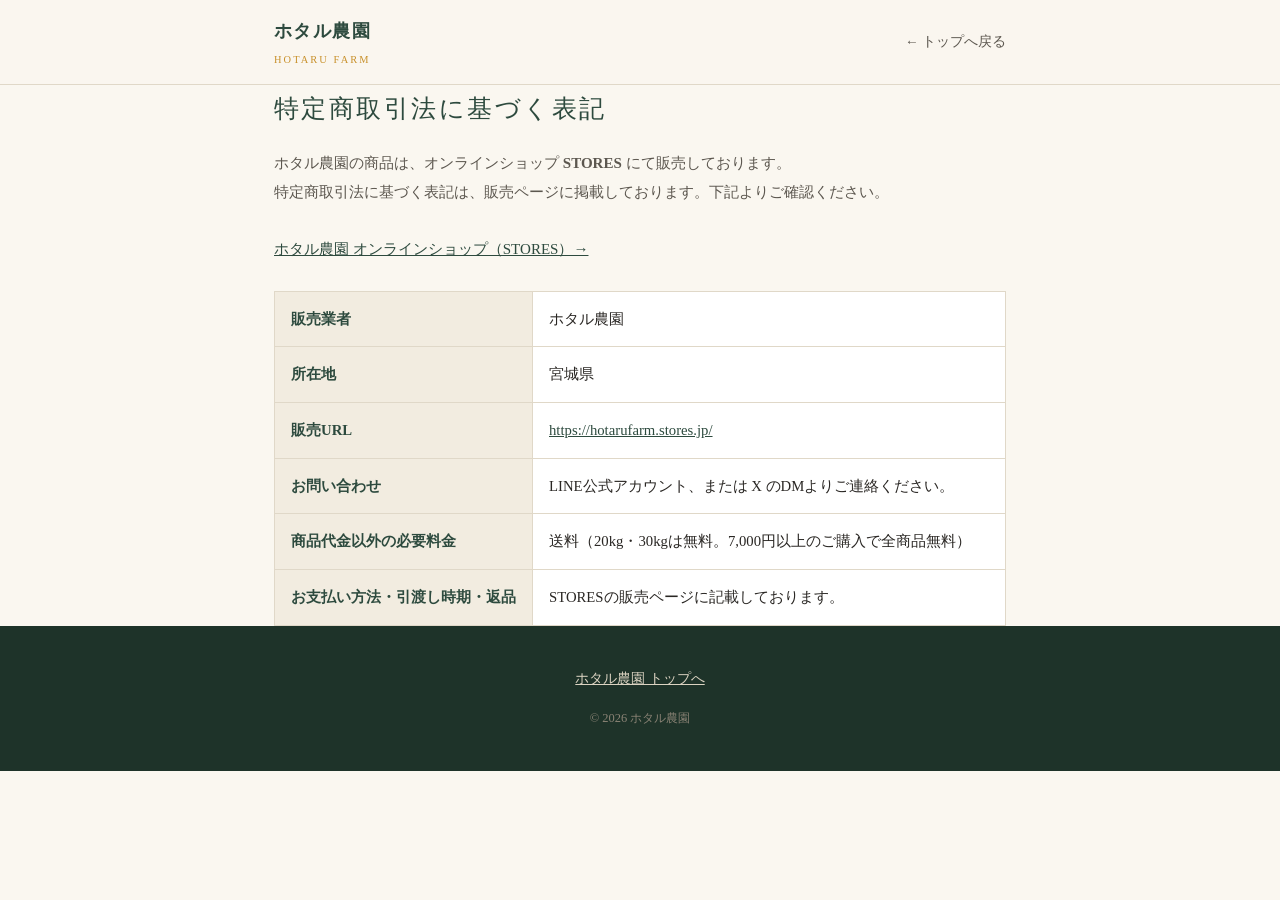
<file: tokushoho.html>
<!DOCTYPE html>
<html lang="ja">
<head>
<meta charset="UTF-8">
<meta name="viewport" content="width=device-width, initial-scale=1">
<title>特定商取引法に基づく表記 — ホタル農園</title>
<link rel="stylesheet" href="sub.css">
</head>
<body>

<header>
  <div class="hbar">
    <a class="logo" href="index.html">ホタル農園<small>HOTARU FARM</small></a>
    <a class="back" href="index.html">← トップへ戻る</a>
  </div>
</header>

<main class="wrap">
  <h1>特定商取引法に基づく表記</h1>

  <p>ホタル農園の商品は、オンラインショップ <b>STORES</b> にて販売しております。<br>
  特定商取引法に基づく表記は、販売ページに掲載しております。下記よりご確認ください。</p>

  <p style="margin-top:28px">
    <a href="https://hotarufarm.stores.jp/" target="_blank" rel="noopener">ホタル農園 オンラインショップ（STORES）→</a>
  </p>

  <table>
    <tbody>
      <tr><th>販売業者</th><td>ホタル農園</td></tr>
      <tr><th>所在地</th><td>宮城県</td></tr>
      <tr><th>販売URL</th><td><a href="https://hotarufarm.stores.jp/" target="_blank" rel="noopener">https://hotarufarm.stores.jp/</a></td></tr>
      <tr><th>お問い合わせ</th><td>LINE公式アカウント、または X のDMよりご連絡ください。</td></tr>
      <tr><th>商品代金以外の必要料金</th><td>送料（20kg・30kgは無料。7,000円以上のご購入で全商品無料）</td></tr>
      <tr><th>お支払い方法・引渡し時期・返品</th><td>STORESの販売ページに記載しております。</td></tr>
    </tbody>
  </table>
</main>

<footer>
  <div class="wrap">
    <a href="index.html">ホタル農園 トップへ</a>
    <div class="copy">© 2026 ホタル農園</div>
  </div>
</footer>

</body>
</html>
</file>
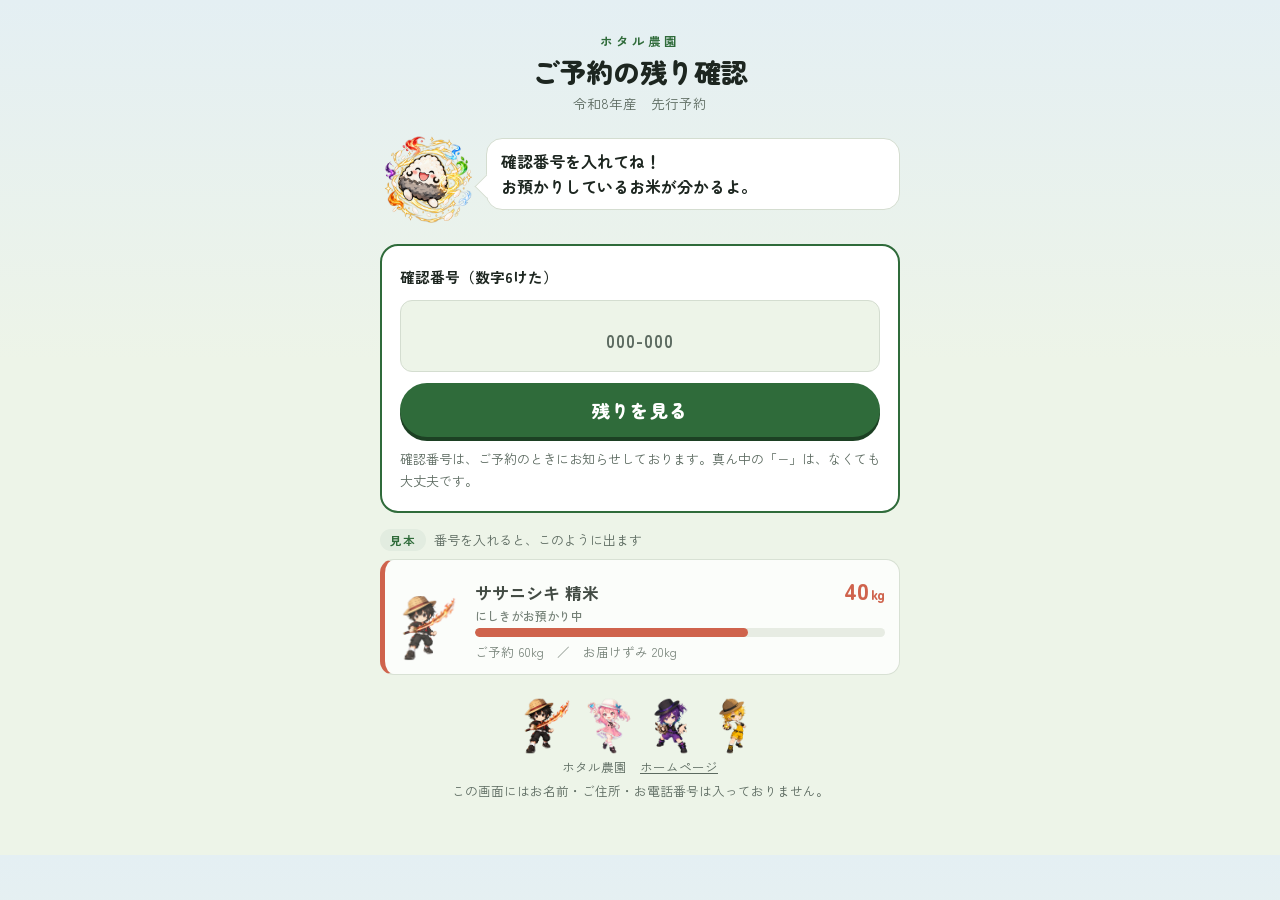
<file: yoyaku.html>
<!doctype html>
<html lang="ja">
<head>
<meta charset="utf-8">
<meta name="viewport" content="width=device-width, initial-scale=1, viewport-fit=cover">
<meta name="robots" content="noindex, nofollow">
<title>ご予約の残り確認</title>
<link rel="preconnect" href="https://fonts.googleapis.com">
<link rel="preconnect" href="https://fonts.gstatic.com" crossorigin>
<link rel="stylesheet" href="https://fonts.googleapis.com/css2?family=Zen+Maru+Gothic:wght@500;700;900&family=Zen+Kaku+Gothic+New:wght@400;500;700&family=IBM+Plex+Mono:wght@600&display=swap">
<style>
  /* layout: 朝の田んぼを背景にした細い1列。おにぎりっこが案内し、品種ごとに担当の子が残りを持って立つ */
  :root {
    --sky: #e4eff3;
    --paddy: #edf4e8;
    --surface: #ffffff;
    --ink: #1d2620;
    --muted: #5c6a60;
    --line: #d4ddd0;
    --accent: #2f6b3a;
    --accent-ink: #ffffff;
    --accent-soft: #e2ece0;
    --bubble: #ffffff;
    --track: #e6ebe2;
    --warn-bg: #fbefe7;
    --warn-ink: #8a3f17;
    --warn-line: #e7c3ab;
    --nishiki: #c9442b;
    --hime: #dc6f98;
    --masamune: #7b50b2;
    --hitomi: #d9a514;
    --minori: #d63a55;
    --hikari: #2f7fcf;
    --ibuki: #e3812a;
    --mana: #4c9a3c;
    --gold: #c88f27;
    --gold-ink: #241d12;
    --scrim: rgba(18, 28, 21, .62);
    --font-display: "Zen Maru Gothic", "Hiragino Maru Gothic ProN", "Yu Gothic", sans-serif;
    --font-body: "Zen Kaku Gothic New", "Hiragino Kaku Gothic ProN", "Yu Gothic", "Meiryo", sans-serif;
    --font-mono: "IBM Plex Mono", ui-monospace, Consolas, monospace;
  }
  @media (prefers-color-scheme: dark) {
    :root:not([data-theme="light"]) {
      --sky: #121a22; --paddy: #101712; --surface: #18211b; --ink: #e8ede6; --muted: #9eab9f;
      --line: #2a352c; --accent: #84c28e; --accent-ink: #0e1a11; --accent-soft: #203026;
      --bubble: #1f2a22; --track: #263027; --warn-bg: #2a1c15; --warn-ink: #f2b893; --warn-line: #5b3a27;
      --nishiki: #f07a5f; --hime: #f39bbd; --masamune: #b08ae0; --hitomi: #f1c84b;
      --minori: #f2788d; --hikari: #79b4f0; --ibuki: #f4a85e; --mana: #8bcf78;
      --gold: #e2b35a; --gold-ink: #1d1708; --scrim: rgba(0, 0, 0, .7);
      color-scheme: dark;
    }
  }
  :root[data-theme="dark"] {
    --sky: #121a22; --paddy: #101712; --surface: #18211b; --ink: #e8ede6; --muted: #9eab9f;
    --line: #2a352c; --accent: #84c28e; --accent-ink: #0e1a11; --accent-soft: #203026;
    --bubble: #1f2a22; --track: #263027; --warn-bg: #2a1c15; --warn-ink: #f2b893; --warn-line: #5b3a27;
    --nishiki: #f07a5f; --hime: #f39bbd; --masamune: #b08ae0; --hitomi: #f1c84b;
    --minori: #f2788d; --hikari: #79b4f0; --ibuki: #f4a85e; --mana: #8bcf78;
    --gold: #e2b35a; --gold-ink: #1d1708; --scrim: rgba(0, 0, 0, .7);
    color-scheme: dark;
  }

  * { box-sizing: border-box; }
  [hidden] { display: none !important; }
  body {
    background: linear-gradient(180deg, var(--sky) 0, var(--paddy) 360px) var(--paddy);
    color: var(--ink); font-family: var(--font-body); font-size: 16px; line-height: 1.75;
    padding-inline: 18px; padding-block: 22px 44px; min-height: 100%;
    -webkit-text-size-adjust: 100%;
  }
  .col { max-width: 520px; margin-inline: auto; display: flex; flex-direction: column; gap: 16px; }

  header { text-align: center; display: flex; flex-direction: column; gap: 2px; }
  .farm { font-size: 12.5px; letter-spacing: .24em; color: var(--accent); font-weight: 700; }
  h1 { font-family: var(--font-display); font-weight: 900; font-size: 27px; line-height: 1.35;
       margin: 0; text-wrap: balance; }
  .crop { font-size: 13.5px; color: var(--muted); margin: 0; }

  /* おにぎりっこの案内 */
  .guide { display: flex; align-items: flex-end; gap: 10px; }
  .guide img { width: 96px; height: auto; flex: none; }
  .bubble { position: relative; flex: 1; min-width: 0; background: var(--bubble);
            border: 1.5px solid var(--line); border-radius: 16px; padding: 10px 14px;
            font-family: var(--font-display); font-weight: 700; font-size: 16px; line-height: 1.55;
            margin-bottom: 18px; }
  .bubble::before { content: ""; position: absolute; left: -9px; bottom: 14px; width: 16px; height: 16px;
                    background: var(--bubble); border-left: 1.5px solid var(--line);
                    border-bottom: 1.5px solid var(--line); transform: rotate(45deg); }

  .lookup { background: var(--surface); border: 2px solid var(--accent); border-radius: 18px;
            padding: 18px; display: flex; flex-direction: column; gap: 11px; }
  .lookup label { font-size: 14.5px; font-weight: 700; }
  .lookup input {
    width: 100%; font-family: var(--font-mono); font-weight: 600; font-size: 30px;
    letter-spacing: .18em; text-align: center; padding: 12px 8px;
    border: 1px solid var(--line); border-radius: 12px; background: var(--paddy); color: var(--ink);
  }
  .lookup input::placeholder { font-family: var(--font-body); font-size: 17px; letter-spacing: .06em; color: var(--muted); }
  .lookup input:focus-visible { outline: 3px solid var(--accent); outline-offset: 2px; border-color: var(--accent); }
  .btn-main {
    font-family: var(--font-display); font-size: 18px; font-weight: 900; letter-spacing: .06em;
    padding: 14px; border: 0; border-radius: 999px; cursor: pointer;
    background: var(--accent); color: var(--accent-ink);
    box-shadow: 0 4px 0 color-mix(in srgb, var(--accent) 60%, #000);
    transition: transform .08s, box-shadow .08s;
  }
  .btn-main:active { transform: translateY(3px); box-shadow: 0 1px 0 color-mix(in srgb, var(--accent) 60%, #000); }
  .btn-main:focus-visible, .btn-sub:focus-visible { outline: 3px solid var(--ink); outline-offset: 3px; }
  .hint { font-size: 13px; color: var(--muted); margin: 0; line-height: 1.7; }
  .miss { background: var(--warn-bg); color: var(--warn-ink); border: 1px solid var(--warn-line);
          border-radius: 12px; padding: 11px 14px; font-size: 14px; margin: 0; }

  .sample-head { display: flex; align-items: center; gap: 8px; font-size: 13px; color: var(--muted); }
  .pill { font-size: 11.5px; font-weight: 700; letter-spacing: .08em; padding: 1px 10px;
          border-radius: 999px; background: var(--accent-soft); color: var(--accent); }
  .sample .item { opacity: .82; }

  /* 品種の行（担当のキャラクターつき） */
  .items { display: flex; flex-direction: column; gap: 10px; }
  .item { --c: var(--accent); display: grid; grid-template-columns: 68px 1fr; gap: 4px 12px;
          align-items: center; background: var(--surface); border: 1px solid var(--line);
          border-left: 5px solid var(--c); border-radius: 14px; padding: 10px 14px 12px 10px; }
  .item img { grid-row: 1 / span 3; width: 68px; height: auto; align-self: end; }
  .item-top { display: flex; justify-content: space-between; align-items: baseline; gap: 10px; min-width: 0; }
  .item-name { font-size: 17px; font-weight: 700; min-width: 0; }
  .item-name small { display: block; font-size: 12px; font-weight: 500; color: var(--muted); line-height: 1.3; }
  .item-left { font-family: var(--font-display); font-weight: 900; font-size: 23px; color: var(--c);
               white-space: nowrap; font-variant-numeric: tabular-nums; }
  .item-left span { font-size: 14px; margin-left: 2px; }
  .bar { height: 9px; border-radius: 999px; background: var(--track); overflow: hidden; }
  .bar > span { display: block; height: 100%; background: var(--c); border-radius: 999px; }
  .item-sub { font-size: 12.5px; color: var(--muted); font-variant-numeric: tabular-nums; }
  .c-nishiki { --c: var(--nishiki); }
  .c-hime { --c: var(--hime); }
  .c-masamune { --c: var(--masamune); }
  .c-hitomi { --c: var(--hitomi); }

  .codeline { text-align: center; font-size: 13px; color: var(--muted); display: flex;
              flex-direction: column; gap: 0; }
  .codeline b { font-family: var(--font-mono); letter-spacing: .16em; color: var(--ink); }

  .remain { position: relative; overflow: hidden; background: var(--accent); color: var(--accent-ink);
            border-radius: 18px; padding: 18px 20px 18px 132px; min-height: 140px;
            display: flex; flex-direction: column; justify-content: center; gap: 0; }
  .remain img { position: absolute; left: 6px; bottom: 6px; width: 120px; height: auto; }
  .remain .t { font-size: 13.5px; opacity: .88; }
  .remain .v { font-family: var(--font-display); font-weight: 900; font-size: 50px; line-height: 1.1;
               font-variant-numeric: tabular-nums; }
  .remain .v small { font-size: 22px; margin-left: 4px; }
  .remain .k { font-size: 14px; opacity: .92; }

  .card { background: var(--surface); border: 1px solid var(--line); border-radius: 18px;
          padding: 14px; display: flex; flex-direction: column; gap: 10px; }
  .card h2 { font-family: var(--font-display); font-size: 15px; font-weight: 700; color: var(--accent);
             margin: 0; padding: 0 2px 6px; border-bottom: 1px solid var(--line); }
  .card .item { border-top: 1px solid var(--line); border-right: 1px solid var(--line); border-bottom: 1px solid var(--line); }
  .totals { display: flex; justify-content: space-between; gap: 10px; flex-wrap: wrap;
            font-size: 13px; color: var(--muted); padding: 2px 2px 0; font-variant-numeric: tabular-nums; }

  .note { background: var(--surface); border: 1px solid var(--line); border-radius: 18px;
          padding: 14px 17px; font-size: 14px; }
  .note p { margin: 0 0 6px; font-weight: 700; color: var(--accent); }
  .note ul { margin: 0; padding-left: 1.2em; display: flex; flex-direction: column; gap: 4px; }

  .btn-sub { align-self: center; font-family: var(--font-display); font-weight: 700; font-size: 15px;
             padding: 10px 22px; border-radius: 999px; cursor: pointer;
             background: var(--surface); color: var(--accent); border: 1.5px solid var(--accent); }

  .gang { display: flex; justify-content: center; gap: 4px; margin-top: 6px; }
  .gang img { width: 58px; height: auto; }

  /* ありがとうのイラスト（ご予約の方だけ） */
  .thanks-btn { display: flex; align-items: center; gap: 12px; width: 100%; cursor: pointer;
                text-align: left; padding: 10px 18px 10px 10px; border: 0; border-radius: 999px;
                background: var(--gold); color: var(--gold-ink); font-family: var(--font-display);
                box-shadow: 0 4px 0 color-mix(in srgb, var(--gold) 55%, #000);
                transition: transform .08s, box-shadow .08s; }
  .thanks-btn:active { transform: translateY(3px); box-shadow: 0 1px 0 color-mix(in srgb, var(--gold) 55%, #000); }
  .thanks-btn:focus-visible { outline: 3px solid var(--ink); outline-offset: 3px; }
  .thanks-btn img { width: 52px; height: 52px; object-fit: contain; flex: none; }
  .thanks-btn span { font-weight: 900; font-size: 17px; line-height: 1.35; min-width: 0; }
  .thanks-btn small { display: block; font-family: var(--font-body); font-weight: 500; font-size: 12.5px; opacity: .8; }

  .tokuten-btn { display: flex; align-items: center; gap: 12px; width: 100%; text-decoration: none;
                 padding: 10px 18px 10px 12px; border-radius: 999px; background: var(--accent); color: var(--accent-ink);
                 font-family: var(--font-display); box-shadow: 0 4px 0 color-mix(in srgb, var(--accent) 55%, #000); }
  .tokuten-btn:active { transform: translateY(3px); box-shadow: 0 1px 0 color-mix(in srgb, var(--accent) 55%, #000); }
  .tokuten-btn:focus-visible { outline: 3px solid var(--ink); outline-offset: 3px; }
  .tokuten-btn img { width: 50px; height: 50px; object-fit: contain; flex: none; }
  .tokuten-btn span { font-weight: 900; font-size: 17px; line-height: 1.35; min-width: 0; }
  .tokuten-btn small { display: block; font-family: var(--font-body); font-weight: 500; font-size: 12.5px; opacity: .85; }
  .ov { position: fixed; inset: 0; z-index: 50; background: var(--scrim);
        display: flex; align-items: flex-start; justify-content: center; overflow-y: auto;
        padding: calc(env(safe-area-inset-top, 0px) + 18px) 16px calc(env(safe-area-inset-bottom, 0px) + 24px); }
  .ov-box { width: 100%; max-width: 460px; background: var(--paddy); border-radius: 22px;
            padding: 16px 16px 20px; display: flex; flex-direction: column; gap: 12px; }
  .ov-head { display: flex; align-items: center; justify-content: space-between; gap: 10px; }
  .ov-head h2 { font-family: var(--font-display); font-weight: 900; font-size: 20px; margin: 0; }
  .ov-x { flex: none; width: 40px; height: 40px; border-radius: 999px; border: 1px solid var(--line);
          background: var(--surface); color: var(--ink); font-size: 20px; line-height: 1; cursor: pointer; }
  .ov-x:focus-visible { outline: 3px solid var(--accent); outline-offset: 2px; }
  .ov-lead, .ov-foot { margin: 0; font-size: 13px; color: var(--muted); }
  /* ひみつの贈りもの：押すたびに一枚。裏向きのカードがくるくる回って、表になる */
  .gacha { --c: var(--accent); display: flex; flex-direction: column; align-items: center; gap: 12px; }
  .gacha.c-nishiki { --c: var(--nishiki); }
  .gacha.c-hime { --c: var(--hime); }
  .gacha.c-masamune { --c: var(--masamune); }
  .gacha.c-hitomi { --c: var(--hitomi); }
  .gacha.c-minori { --c: var(--minori); }
  .gacha.c-hikari { --c: var(--hikari); }
  .gacha.c-ibuki { --c: var(--ibuki); }
  .gacha.c-mana { --c: var(--mana); }
  .gacha.toku { --c: var(--gold); }
  .g-head { margin: 0; min-height: 1.6em; font-family: var(--font-display); font-weight: 900; font-size: 22px;
            text-align: center; color: var(--c); text-wrap: balance; }
  .flip { position: relative; width: min(100%, 320px); aspect-ratio: 4 / 5; perspective: 1200px; }
  .flip-in { position: absolute; inset: 0; transform-style: preserve-3d; }
  .face { position: absolute; inset: 0; border-radius: 18px; overflow: hidden;
          backface-visibility: hidden; -webkit-backface-visibility: hidden;
          border: 3px solid color-mix(in srgb, var(--c) 60%, var(--surface)); }
  .face.front { transform: rotateY(180deg); background: var(--surface); }
  .face.front img { width: 100%; height: 100%; object-fit: cover; display: block; }
  .face.back { display: grid; place-items: center; border-color: var(--gold);
               background: radial-gradient(circle at 50% 40%, color-mix(in srgb, var(--gold) 40%, var(--surface)) 0, var(--accent) 78%); }
  .face.back img { width: 48%; height: auto; }
  .face.back span { position: absolute; bottom: 9%; font-family: var(--font-display); font-weight: 900;
                    font-size: 56px; line-height: 1; color: var(--gold); text-shadow: 0 3px 0 rgba(0,0,0,.25); }
  .flip.done .flip-in { transform: rotateY(180deg); }
  .gacha.toku .face.front { border-color: var(--gold);
    box-shadow: 0 0 0 4px color-mix(in srgb, var(--gold) 30%, transparent), 0 0 34px color-mix(in srgb, var(--gold) 60%, transparent); }
  .g-card { width: 100%; display: flex; flex-direction: column; gap: 6px; }
  .g-msg { background: var(--surface); border: 1.5px solid color-mix(in srgb, var(--c) 45%, var(--line));
           border-radius: 14px; padding: 10px 14px; font-family: var(--font-display); font-weight: 700;
           font-size: 15.5px; line-height: 1.65; }
  .g-from { align-self: flex-end; font-size: 13px; color: var(--muted); }
  .g-again { width: 100%; }
  .g-next { margin: 0; width: 100%; text-align: center; font-family: var(--font-display); font-weight: 700;
            font-size: 15px; line-height: 1.6; color: var(--accent); background: var(--surface);
            border: 1.5px dashed var(--line); border-radius: 14px; padding: 10px 14px; }
  .aeta { width: 100%; background: var(--surface); border: 1px solid var(--line); border-radius: 16px;
          padding: 12px 14px; display: flex; flex-direction: column; gap: 10px; }
  .aeta-head { display: flex; justify-content: space-between; align-items: baseline; gap: 8px;
               font-family: var(--font-display); font-weight: 700; font-size: 14.5px; color: var(--accent); }
  .aeta-head b { font-size: 19px; font-variant-numeric: tabular-nums; }
  .aeta-list { display: grid; grid-template-columns: repeat(auto-fill, minmax(60px, 1fr)); gap: 10px 4px; }
  .aeta-i { --c: var(--line); position: relative; display: flex; flex-direction: column; align-items: center; gap: 3px; min-width: 0; }
  .aeta-i .maru { width: 52px; height: 52px; border-radius: 999px; overflow: hidden; display: grid; place-items: center;
                  background: var(--surface); border: 2px solid var(--line); }
  .aeta-i .maru img { width: 100%; height: 100%; object-fit: contain; display: block; }
  .aeta-i:not(.ok) .maru { background: var(--track); }
  .aeta-i:not(.ok) .maru img { filter: brightness(0); opacity: .32; }
  .aeta-i.ok .maru { background: color-mix(in srgb, var(--c) 22%, var(--surface)); border-color: var(--c); }
  .aeta-i.toku .maru { border: 2px dashed var(--gold); background: transparent;
                       font-family: var(--font-display); font-weight: 900; font-size: 22px; color: var(--gold); }
  .aeta-i.toku.ok .maru { border-style: solid; box-shadow: 0 0 0 3px color-mix(in srgb, var(--gold) 30%, transparent); }
  .aeta-i.toku.ok .maru img { object-fit: cover; }
  .aeta-i span { font-size: 11px; line-height: 1.3; color: var(--muted); white-space: nowrap; max-width: 100%;
                 overflow: hidden; text-overflow: ellipsis; }
  .aeta-i.ok span { color: var(--ink); font-weight: 700; }
  .aeta-i em { position: absolute; top: -9px; left: 50%; transform: translateX(-50%); white-space: nowrap; font-style: normal; font-family: var(--font-display); font-weight: 900;
               font-size: 10px; letter-spacing: .04em; padding: 1px 6px; border-radius: 999px;
               background: var(--gold); color: var(--gold-ink); }
  .aeta-i.c-nishiki { --c: var(--nishiki); } .aeta-i.c-hime { --c: var(--hime); }
  .aeta-i.c-masamune { --c: var(--masamune); } .aeta-i.c-hitomi { --c: var(--hitomi); }
  .aeta-i.c-minori { --c: var(--minori); } .aeta-i.c-hikari { --c: var(--hikari); }
  .aeta-i.c-ibuki { --c: var(--ibuki); } .aeta-i.c-mana { --c: var(--mana); }
  .aeta-zen { margin: 0; text-align: center; font-family: var(--font-display); font-weight: 900; font-size: 15.5px; color: var(--gold); }
  @media (prefers-reduced-motion: no-preference) {
    .aeta-i.new .maru { animation: hajimete .7s cubic-bezier(.2,1.6,.4,1) both; }
    @keyframes hajimete { from { transform: scale(.4); } to { transform: none; } }
  }
  .g-next small { display: block; font-family: var(--font-body); font-weight: 500; font-size: 12.5px; color: var(--muted); }
  @media (prefers-reduced-motion: no-preference) {
    .flip.spin .flip-in { animation: kurukuru 1.9s cubic-bezier(.12,.6,.22,1) forwards; }
    @keyframes kurukuru { from { transform: rotateY(0deg); } to { transform: rotateY(1980deg); } }
    .g-card.pop { animation: pop .45s ease-out both; }
    @keyframes pop { from { opacity: 0; transform: translateY(8px); } to { opacity: 1; transform: none; } }
    .gacha.toku .flip.done .face.front { animation: hikaru 1.4s ease-in-out infinite alternate; }
    @keyframes hikaru { from { filter: brightness(1); } to { filter: brightness(1.13); } }
  }

  footer { text-align: center; font-size: 12.5px; color: var(--muted); line-height: 1.9; }
  footer a { color: var(--muted); }

  @media (prefers-reduced-motion: no-preference) {
    .result { animation: up .3s ease-out; }
    .guide img { animation: bob 2.6s ease-in-out infinite; }
    @keyframes up { from { transform: translateY(8px); opacity: .5; } to { transform: none; opacity: 1; } }
    @keyframes bob { 0%,100% { transform: translateY(0); } 50% { transform: translateY(-4px); } }
  }
</style>
</head>
<body>
<div class="col">
  <header>
    <div class="farm">ホタル農園</div>
    <h1>ご予約の残り確認</h1>
    <p class="crop">令和8年産　先行予約</p>
  </header>

  <div class="guide">
    <img src="img/f-onigirikko.png" alt="おにぎりっこ">
    <div class="bubble" id="bubble" aria-live="polite">確認番号を入れてね！<br>お預かりしているお米が分かるよ。</div>
  </div>

  <!-- 入力 -->
  <form class="lookup" id="lookup" autocomplete="off" novalidate>
    <label for="code">確認番号（数字6けた）</label>
    <input id="code" name="code" type="text" inputmode="numeric" maxlength="7" placeholder="000-000">
    <button class="btn-main" type="submit" id="go">残りを見る</button>
    <p class="hint">確認番号は、ご予約のときにお知らせしております。真ん中の「−」は、なくても大丈夫です。</p>
    <p class="miss" id="miss" hidden></p>
  </form>

  <!-- 見本 -->
  <section class="sample" id="sample" aria-label="見本">
    <div class="sample-head"><span class="pill">見本</span>番号を入れると、このように出ます</div>
    <div class="items" style="margin-top:8px">
      <div class="item c-nishiki">
        <img src="img/f-nishiki.png" alt="">
        <div class="item-top"><span class="item-name">ササニシキ 精米<small>にしきがお預かり中</small></span>
          <span class="item-left">40<span>kg</span></span></div>
        <div class="bar"><span style="width:66.7%"></span></div>
        <div class="item-sub">ご予約 60kg　／　お届けずみ 20kg</div>
      </div>
    </div>
  </section>

  <!-- 結果 -->
  <section class="result" id="result" hidden>
    <div class="col">
      <div class="codeline"><span>確認番号　<b id="r-code"></b></span><span id="r-date"></span></div>

      <div class="remain">
        <img src="img/f-onigirikko.png" alt="">
        <div class="t">いまお預かりしている残り</div>
        <div class="v" id="r-left">0<small>kg</small></div>
        <div class="k" id="r-times"></div>
      </div>

      <button class="thanks-btn" type="button" id="thanks-open" aria-haspopup="dialog">
        <img src="img/f-onigirikko.png" alt="">
        <span>ひみつの贈りものをひらく<small id="thanks-sub">お米をご予約いただいた方だけに</small></span>
      </button>

      <a class="tokuten-btn" id="tokuten" href="#" target="_blank" rel="noopener">
        <img src="img/f-nishiki.png" alt="">
        <span>先行予約の特典を受け取る<small>にしき君の限定画像22枚と、仲間のしるし</small></span>
      </a>

      <div class="card">
        <h2>ご予約の内わけ</h2>
        <div class="items" id="r-items"></div>
        <div class="totals"><span id="r-res"></span><span id="r-done"></span></div>
      </div>

      <div class="note" id="r-note"></div>

      <button class="btn-sub" type="button" id="again">番号を入れなおす</button>
    </div>
  </section>

  <!-- ありがとうのイラスト -->
  <div class="ov" id="ov" hidden role="dialog" aria-modal="true" aria-labelledby="ov-title">
    <div class="ov-box">
      <div class="ov-head">
        <h2 id="ov-title">あなたへの、ひみつの贈りもの</h2>
        <button class="ov-x" type="button" id="ov-x" aria-label="とじる">×</button>
      </div>
      <p class="ov-lead">お米をご予約いただいた方だけが、ひらける贈りものです。一日に一枚、だれかがやってきます。</p>
      <div class="gacha" id="gacha">
        <p class="g-head" id="g-head" aria-live="polite">くるくる…</p>
        <div class="flip" id="flip">
          <div class="flip-in" id="flip-in">
            <div class="face back"><img src="img/f-onigirikko.png" alt=""><span>？</span></div>
            <div class="face front"><img id="g-img" alt=""></div>
          </div>
        </div>
        <div class="g-card" id="g-card" hidden>
          <div class="g-msg" id="g-msg"></div>
          <div class="g-from" id="g-from"></div>
        </div>
        <button class="btn-main g-again" type="button" id="g-again" hidden>もういちど ひく</button>
        <p class="g-next" id="g-next" hidden>今日の一枚です。また明日、ひきに来てね！<small>一日に一枚、だれかがやってきます</small></p>
        <section class="aeta" id="aeta" aria-label="これまでに会えた子">
          <div class="aeta-head"><span>これまでに会えた子</span><b id="aeta-n">0／0</b></div>
          <div class="aeta-list" id="aeta-list"></div>
          <p class="aeta-zen" id="aeta-zen" hidden>みんなに会えたね！ いつも、ほんとうにありがとう。</p>
        </section>
      </div>
      <p class="ov-foot">ひらいた方だけの、ひみつです。まだの方には、ないしょにしてくださいね。<br>携帯によっては、絵を長押しすると保存できます。</p>
      <button class="btn-sub" type="button" id="ov-close">とじる</button>
    </div>
  </div>

  <footer>
    <div class="gang" aria-hidden="true">
      <img src="img/f-nishiki.png" alt=""><img src="img/f-hime.png" alt="">
      <img src="img/f-masamune.png" alt=""><img src="img/f-hitomi.png" alt="">
    </div>
    ホタル農園　<a href="https://hotarufarm.github.io/" target="_blank" rel="noopener">ホームページ</a><br>
    この画面にはお名前・ご住所・お電話番号は入っておりません。
  </footer>
</div>

<script>
  const KOUSHIN = "2026年10月5日";

  // 確認番号 → ［品目, ご予約kg, お届けずみkg］　お名前は入れていません
  const DATA = {
    "382-088": [["ササニシキ 精米",120,0]],
    "568-611": [["ササニシキ 玄米",90,0]],
    "980-215": [["ササニシキ 精米",60,0],["つや姫 精米",60,0]],
    "557-409": [["ササニシキ 精米",20,0],["だて正夢 精米",20,0]],
    "792-276": [["ササニシキ 精米",80,0]],
    "387-848": [["ササニシキ 玄米",20,0],["つや姫 玄米",20,0],["ひとめぼれ 玄米",20,0],["だて正夢 玄米",20,0]],
    "122-314": [["ササニシキ 玄米",60,0],["つや姫 玄米",40,0],["だて正夢 玄米",20,0]],
    "806-799": [["ササニシキ 精米",20,0],["ササニシキ 玄米",5,0],["つや姫 精米",10,0],["つや姫 玄米",5,0]],
    "166-695": [["つや姫 玄米",100,0],["だて正夢 玄米",20,0]],
    "236-357": [["ササニシキ 精米",20,0]],
    "139-559": [["ササニシキ 玄米",210,210]],
    "624-232": [["つや姫 精米",10,0]],
    "455-996": [["ササニシキ 精米",20,0],["つや姫 精米",20,0],["だて正夢 精米",20,0]],
    "268-700": [["ササニシキ 精米",20,0],["つや姫 精米",20,0],["ひとめぼれ 精米",10,0],["だて正夢 精米",10,0]],
    "778-061": [["ササニシキ 精米",140,0]],
    "563-343": [["ササニシキ 玄米",60,0]],
    "286-732": [["ササニシキ 玄米",10,0],["ササニシキ 精米",5,0]],
    "890-531": [["ササニシキ 精米",40,0],["ササニシキ 玄米",40,0]],
    "963-036": [["ササニシキ 玄米",10,0]],
    "888-548": [["ササニシキ 精米",10,0]],
    // ホタルさんのお試し用（お客様のものではありません）
    "484-601": [["ササニシキ 玄米",20,0],["つや姫 精米",20,0],["だて正夢 玄米",20,0],["ひとめぼれ 精米",20,0]]
  };

  // 品種 → 担当のキャラクター
  const CHARA = {
    "ササニシキ": { img: "img/f-nishiki.png",  name: "にしき",   cls: "c-nishiki" },
    "つや姫":     { img: "img/f-hime.png",     name: "ひめ",     cls: "c-hime" },
    "だて正夢":   { img: "img/f-masamune.png", name: "まさむね", cls: "c-masamune" },
    "ひとめぼれ": { img: "img/f-hitomi.png",   name: "ひとみ",   cls: "c-hitomi" }
  };

  // ありがとうの絵（品種ごと）。コーちゃんの絵が届いたら、ファイルの場所を入れる。
  // 空のあいだは、いまのキャラクターの絵で仮のカードを出す。
  const ARIGATO = {
    "ササニシキ": "img/a/c212b1d703.jpg",   // にしき
    "つや姫":     "img/a/631e90ad86.jpg",   // ひめ
    "だて正夢":   "img/a/f78cc63b67.jpg",   // まさむね
    "ひとめぼれ": "img/a/39f8ec6b52.jpg"    // ひとみ
  };
  // その人だけの特別な絵（あれば）。確認番号 → ファイルの場所
  // とくべつな一枚（8人とおにぎりっこ）。お米を予約した人みんなの、さいごの一枚
  const MINNA = "img/a/eec24c5e64.jpg";   // 10月6日 ひめ・いぶきの手を直した版
  // その人だけの特別な絵（あれば）。確認番号 → ファイルの場所
  const TOKUBETSU = {};

  // なかまたち（野菜の4人）。コーちゃんの絵が届いたら e にファイルの場所を入れる
  const NAKAMA = [
    { name: "みのり", img: "img/f-minori.png", e: "img/a/e593390233.jpg", cls: "c-minori",
      kotoba: "ホタル農園とつながってくれて、ありがとう。プチぷよも、また会える日を楽しみにしてるね。" },
    { name: "ひかり", img: "img/f-hikari.png", e: "img/a/9c81049127.jpg", cls: "c-hikari",
      kotoba: "ホタル農園を信じてくれて、ありがとう！ 夏のとうもろこしも、楽しみに待っててね。" },
    { name: "いぶき", img: "img/f-ibuki.png", e: "img/a/76e75e2c43.jpg", cls: "c-ibuki",
      kotoba: "いつも応援ありがとう！ 太陽みたいに元気いっぱい、ブロッコリーも育ててるよ！" },
    { name: "まな",   img: "img/f-mana.png",   e: "img/a/289b8fac6d.jpg", cls: "c-mana",
      kotoba: "ありがとう！ 梨はね、三年先の秋に実るんだ。それまで、いっしょに待っててくれる？" }
  ];

  // それぞれの子からのひとこと（声の設定に合わせる）
  const KOTOBA = {
    "ササニシキ": "おれたちのササニシキを選んでくれて、ありがとな！ 最後のひと粒まで、おれがしっかり守るぜ。",
    "つや姫":     "つや姫を選んでくれて、ありがとう♡ あなたのごはんが、毎日つやつやおいしく炊けますように！",
    "だて正夢":   "だて正夢を選んでくれて、ありがとう。ぼくが土の力で、ちゃんと見守っているからね。",
    "ひとめぼれ": "ひとめぼれ選んでくれて、ほんまおおきに！ ひと口食べたら、笑顔になること間違いなしやで〜！"
  };

  // 特典の部屋の住所。お試しページではお試しの部屋へ。ホームページ用は組み立てのときに差しかえる  // @@HEYA@@
  const HEYA = atob("==wLlRWOhJDMmFzMkRmMvgjc".split("").reverse().join(""));  // @@HEYA@@
  let current = null;   // いま表示中の { code, rows }
  let opener = null;

  const $ = (id) => document.getElementById(id);
  const kz = (n) => (Math.round(n * 10) / 10).toLocaleString("ja-JP");
  const clean = (s) => (s || "").toUpperCase().replace(/[^0-9A-Z]/g, "");
  const BUBBLE0 = $("bubble").innerHTML;

  function times(n) {
    if (n <= 0) return "";
    const kai = Math.floor(n / 20), amari = Math.round((n - kai * 20) * 10) / 10;
    if (kai === 0) return "20kgには足りませんので、" + kz(amari) + "kgぶんです";
    if (amari === 0) return "20kgずつですと、あと " + kai + " 回ぶんです";
    return "20kgずつですと、あと " + kai + " 回と " + kz(amari) + "kgです";
  }

  function el(tag, cls, text) {
    const e = document.createElement(tag);
    if (cls) e.className = cls;
    if (text != null) e.textContent = text;
    return e;
  }

  // あたったときの呼び方
  const YOBI = { "にしき": "にしきくん", "ひめ": "ひめちゃん", "まさむね": "まさむねくん", "ひとみ": "ひとみくん",
                 "みのり": "みのりちゃん", "ひかり": "ひかりちゃん", "いぶき": "いぶきちゃん", "まな": "まなくん" };
  const TOKU_RITSU = 0.08;   // とくべつな一枚が出る割合（およそ12回に1回）
  let last = null, spinning = false, pending = null;

  // ひける子：予約した品種の子（出やすい）＋なかまたち
  function pool() {
    const p = [], seen = [];
    current.rows.forEach(([name]) => {
      const v = name.split(" ")[0];
      if (seen.includes(v) || !CHARA[v]) return;
      seen.push(v);
      const ch = CHARA[v];
      p.push({ key: ch.name, name: ch.name, cls: ch.cls, img: ARIGATO[v] || ch.img, thumb: ch.img, kotoba: KOTOBA[v], w: 2 });
    });
    NAKAMA.forEach(n => p.push({ key: n.name, name: n.name, cls: n.cls, img: n.e || n.img, thumb: n.img, kotoba: n.kotoba, w: 1 }));
    return p;
  }

  function pick() {
    if (last !== "toku" && Math.random() < TOKU_RITSU) return { key: "toku", toku: true };
    const p = pool().filter(c => c.key !== last);   // 同じ子が2回つづかない
    const sum = p.reduce((t, c) => t + c.w, 0);
    let r = Math.random() * sum;
    for (const c of p) { r -= c.w; if (r <= 0) return c; }
    return p[p.length - 1];
  }

  const ugokanai = () => window.matchMedia && matchMedia("(prefers-reduced-motion: reduce)").matches;

  // 一日に一枚。ホタルさんのお試し番号だけは、何回でも引ける
  const OTAMESHI = "484-601";
  const kyou = () => { const d = new Date();
    return d.getFullYear() + "-" + String(d.getMonth() + 1).padStart(2, "0") + "-" + String(d.getDate()).padStart(2, "0"); };
  const KAGI = (code) => "hotaru-ichimai-" + code;
  const memo = {};   // 保存できない携帯のときの、かわり
  function yomuKyou(code) {
    let v = memo[code] || null;
    try { const t = JSON.parse(localStorage.getItem(KAGI(code)) || "null"); if (t) v = t; } catch (e) {}
    return v && v.d === kyou() ? v : null;
  }
  function kakuKyou(code, key) {
    const v = { d: kyou(), key: key };
    memo[code] = v;
    try { localStorage.setItem(KAGI(code), JSON.stringify(v)); } catch (e) {}
  }
  function sagasu(key) {
    if (key === "toku") return { key: "toku", toku: true };
    return pool().find(c => c.key === key) || null;
  }

  // これまでに会えた子（その携帯に覚える）
  const KAGI_A = (code) => "hotaru-aeta-" + code;
  const memoA = {};
  function yomuAeta(code) {
    let v = memoA[code] || [];
    try { const t = JSON.parse(localStorage.getItem(KAGI_A(code)) || "null"); if (Array.isArray(t)) v = t; } catch (e) {}
    return v.slice();
  }
  function kakuAeta(code, key) {
    const v = yomuAeta(code);
    const hajimete = !v.includes(key);
    if (hajimete) v.push(key);
    memoA[code] = v;
    try { localStorage.setItem(KAGI_A(code), JSON.stringify(v)); } catch (e) {}
    return hajimete;
  }
  function kazoeru() {
    const met = yomuAeta(current.code), all = pool();
    const n = all.filter(c => met.includes(c.key)).length + (met.includes("toku") ? 1 : 0);
    return { met, all, n, total: all.length + 1 };
  }
  function botanNoMoji() {
    if (!current) return;
    const k = kazoeru();
    $("thanks-sub").textContent = k.n > 0 ? "これまでに会えた子　" + k.n + "／" + k.total : "お米をご予約いただいた方だけに";
  }
  function egakuAeta(newKey) {
    const k = kazoeru(), list = $("aeta-list");
    list.replaceChildren();
    k.all.forEach(c => {
      const ok = k.met.includes(c.key);
      const li = el("div", "aeta-i " + c.cls + (ok ? " ok" : "") + (c.key === newKey ? " new" : ""));
      const maru = el("b", "maru");
      const im = el("img"); im.src = c.thumb; im.alt = ok ? c.name : "まだ会っていない子";
      maru.append(im);
      li.append(maru, el("span", null, ok ? c.name : "？？？"));
      if (c.key === newKey) li.append(el("em", null, "はじめて！"));
      list.append(li);
    });
    const tok = k.met.includes("toku");
    const li = el("div", "aeta-i toku" + (tok ? " ok" : "") + (newKey === "toku" ? " new" : ""));
    const tmaru = el("b", "maru");
    if (tok) { const im = el("img"); im.src = TOKUBETSU[current.code] || MINNA; im.alt = "とくべつな一枚"; tmaru.append(im); }
    else tmaru.textContent = "？";
    li.append(tmaru);
    li.append(el("span", null, tok ? "とくべつ" : "？？？"));
    if (newKey === "toku") li.append(el("em", null, "はじめて！"));
    list.append(li);
    $("aeta-n").textContent = k.n + "／" + k.total;
    $("aeta-zen").hidden = k.n < k.total;
    botanNoMoji();
  }

  function eWoOku(c) {
    const img = $("g-img");
    if (c.toku) { img.src = TOKUBETSU[current.code] || MINNA; img.alt = "8人とおにぎりっこ、みんなで"; }
    else { img.src = c.img; img.alt = c.name; }
  }

  // カードを表にして、ことばを出す。mode: "atari"＝いま引いた ／ "kyou"＝今日もう引いている
  function miseru(c, mode) {
    const g = $("gacha"), flip = $("flip");
    g.className = "gacha";
    eWoOku(c);
    flip.classList.remove("spin");
    flip.classList.add("done");
    if (c.toku) {
      g.classList.add("toku");
      $("g-head").textContent = mode === "kyou" ? "今日の一枚は、とくべつな一枚！" : "とくべつな一枚が 引けた！";
      $("g-msg").textContent = "ホタル農園のお米を選んでくださって、ほんとうにありがとうございます。みんなで、心をこめてお届けします。";
      $("g-from").textContent = "— ホタル農園と、8人とおにぎりっこより";
    } else {
      const yobi = YOBI[c.name] || c.name;
      g.classList.add(c.cls);
      $("g-head").textContent = mode === "kyou" ? "今日の一枚は、" + yobi + "！" : yobi + "が あたった！";
      $("g-msg").textContent = c.kotoba;
      $("g-from").textContent = "— " + c.name + "より";
    }
    const card = $("g-card");
    card.hidden = false;
    card.classList.remove("pop"); void card.offsetWidth; card.classList.add("pop");
    const hajimete = mode === "atari" ? kakuAeta(current.code, c.key) : false;
    egakuAeta(hajimete ? c.key : null);
    const tame = current.code === OTAMESHI;
    $("g-again").textContent = "もういちど ひく（お試し用）";
    $("g-again").hidden = !tame;
    $("g-next").hidden = tame;
    spinning = false;
  }

  function hiku() {
    if (spinning || !current) return;
    const tame = current.code === OTAMESHI;
    if (!tame) {
      const k = yomuKyou(current.code);
      const c0 = k ? sagasu(k.key) : null;
      if (c0) { last = c0.key; miseru(c0, "kyou"); return; }
    }
    spinning = true;
    const c = pick();
    last = c.key;
    if (!tame) kakuKyou(current.code, c.key);
    const flip = $("flip"), fin = $("flip-in");
    $("gacha").className = "gacha";
    $("g-card").hidden = true;
    $("g-again").hidden = true;
    $("g-next").hidden = true;
    $("g-head").textContent = "くるくる…";
    flip.classList.remove("spin", "done");
    void fin.offsetWidth;
    eWoOku(c);
    pending = () => miseru(c, "atari");
    if (ugokanai()) { const f = pending; pending = null; f(); return; }
    flip.classList.add("spin");
  }

  function openThanks() {
    if (!current) return;
    pool().forEach(c => { const i = new Image(); i.src = c.img; });
    const t = new Image(); t.src = TOKUBETSU[current.code] || MINNA;
    last = null;
    egakuAeta(null);
    opener = document.activeElement;
    $("ov").hidden = false;
    document.body.style.overflow = "hidden";
    $("ov").scrollTop = 0;
    $("ov-x").focus();
    hiku();
  }

  function closeThanks() {
    pending = null;
    spinning = false;
    $("flip").classList.remove("spin");
    $("ov").hidden = true;
    document.body.style.overflow = "";
    $("bubble").textContent = "贈りもののことは、ないしょだよ！ また明日ね。";
    if (opener && opener.focus) opener.focus();
  }

  function show(code, rows) {
    current = { code, rows };
    $("tokuten").href = HEYA;
    setTimeout(botanNoMoji, 0);
    let res = 0, done = 0, left = 0;
    const box = $("r-items");
    box.replaceChildren();
    rows.forEach(([name, y, d]) => {
      const n = y - d;
      res += y; done += d; left += n;
      const ch = CHARA[name.split(" ")[0]] || null;
      const item = el("div", "item" + (ch ? " " + ch.cls : ""));
      if (ch) { const im = el("img"); im.src = ch.img; im.alt = ch.name; item.append(im); }
      const top = el("div", "item-top");
      const nm = el("span", "item-name", name);
      if (ch) nm.append(el("small", null, ch.name + "がお預かり中"));
      const lf = el("span", "item-left", kz(n));
      lf.append(el("span", null, "kg"));
      top.append(nm, lf);
      const bar = el("div", "bar");
      const fill = el("span");
      fill.style.width = (y > 0 ? Math.max(0, n / y * 100) : 0) + "%";
      bar.append(fill);
      item.append(top, bar, el("div", "item-sub", "ご予約 " + kz(y) + "kg　／　お届けずみ " + kz(d) + "kg"));
      box.append(item);
    });

    $("r-code").textContent = code;
    $("r-date").textContent = (KOUSHIN_IMA || KOUSHIN) + "　現在";
    $("r-left").replaceChildren(document.createTextNode(kz(left)), el("small", null, "kg"));
    $("r-times").textContent = times(left);
    $("r-res").textContent = "ご予約の合計 " + kz(res) + "kg";
    $("r-done").textContent = "お届けずみ " + kz(done) + "kg";
    $("bubble").textContent = left > 0
      ? "あと " + kz(left) + "kg、ちゃんとお預かりしてるよ！"
      : "ぜんぶお届けしたよ。一年間ありがとう！";

    const note = $("r-note");
    note.replaceChildren();
    if (left > 0) {
      const ul = el("ul");
      ["20kg以上の発送は送料無料です。20kg未満は送料がかかります",
       "玄米を精米に、8分つきに、糠がほしい、などのご希望も承ります",
       "お預かりしているお米は、鮮度を保って保管しております"].forEach(t => ul.append(el("li", null, t)));
      note.append(el("p", null, "ご入用のときは、品種と量をお知らせください。"), ul);
    } else {
      note.append(el("p", null, "ご予約いただいたぶんは、すべてお届けが済んでおります。"),
                  el("div", null, "一年間ありがとうございました。またのご縁を心よりお待ちしております。"));
    }

    $("lookup").hidden = true;
    $("sample").hidden = true;
    $("result").hidden = false;
    window.scrollTo(0, 0);
  }

  // お届けずみは、ホタルさんの販売帳から読む（発送した日にすぐ変わる）。
  // つながらないときだけ、このページに書いてある数を出す。
  const HANBAI = "https://hotaru-hanbai.hotaru-farm.workers.dev";
  let KOUSHIN_IMA = "";
  async function todokeWoAwaseru(ban, rows) {
    try {
      const ac = new AbortController();
      const t = setTimeout(() => ac.abort(), 4000);
      const r = await fetch(HANBAI + "/zan?ban=" + ban.replace(/\D/g, ""), { signal: ac.signal, cache: "no-store" });
      clearTimeout(t);
      if (!r.ok) return rows;
      const td = (await r.json()).todoke || {};
      const n = new Date();
      KOUSHIN_IMA = n.getFullYear() + "年" + (n.getMonth() + 1) + "月" + n.getDate() + "日";
      return rows.map((x) => [x[0], x[1], Math.min(Number(td[x[0]] || 0), x[1])]);
    } catch (err) {
      return rows;
    }
  }

  $("lookup").addEventListener("submit", async (e) => {
    e.preventDefault();
    const key = clean($("code").value);
    const miss = $("miss");
    const hit = Object.keys(DATA).find(k => clean(k) === key);
    if (!hit) {
      miss.textContent = key.length === 0
        ? "確認番号を入れてください。"
        : "この番号のご予約が見あたりませんでした。打ちまちがいがないか、もう一度お確かめください。分からないときは、ホタル農園までお気軽にお知らせください。";
      miss.hidden = false;
      $("bubble").textContent = key.length === 0 ? "番号を入れてね！" : "あれれ？ その番号は見つからないよ…";
      return;
    }
    miss.hidden = true;
    $("bubble").textContent = "しらべているよ…";
    show(hit, await todokeWoAwaseru(hit, DATA[hit]));
  });

  $("thanks-open").addEventListener("click", openThanks);
  $("g-again").addEventListener("click", hiku);
  $("flip-in").addEventListener("animationend", () => { const f = pending; pending = null; if (f) f(); });
  $("ov-x").addEventListener("click", closeThanks);
  $("ov-close").addEventListener("click", closeThanks);
  $("ov").addEventListener("click", (e) => { if (e.target === $("ov")) closeThanks(); });
  document.addEventListener("keydown", (e) => { if (e.key === "Escape" && !$("ov").hidden) closeThanks(); });

  $("again").addEventListener("click", () => {
    current = null;
    $("result").hidden = true;
    $("lookup").hidden = false;
    $("sample").hidden = false;
    $("bubble").innerHTML = BUBBLE0;
    $("code").value = "";
    $("code").focus();
  });
</script>
</body>
</html>
</file>
<file: sub.css>
:root{
  --ink:#2a2724;
  --ink-soft:#5c574f;
  --paper:#faf7f0;
  --paper-2:#f2ece0;
  --green:#2d4a3e;
  --green-soft:#4a6b5a;
  --amber:#c8902a;
  --amber-soft:#e8c479;
  --line:#e0d8c8;
}
*{box-sizing:border-box}
body{
  margin:0;background:var(--paper);color:var(--ink);
  font-family:"Hiragino Mincho ProN","Yu Mincho",YuMincho,"Noto Serif JP",serif;
  font-size:16px;line-height:1.95;
}
a{color:var(--green)}
.wrap{max-width:780px;margin:0 auto;padding:0 24px}

header{background:rgba(250,247,240,.94);border-bottom:1px solid var(--line);position:sticky;top:0;z-index:10}
.hbar{display:flex;align-items:center;justify-content:space-between;gap:16px;padding:14px 24px;max-width:780px;margin:0 auto}
.logo{font-size:1.15rem;font-weight:600;letter-spacing:.08em;color:var(--green);text-decoration:none;white-space:nowrap}
.logo small{display:block;font-size:.65rem;letter-spacing:.2em;color:var(--amber);font-weight:400}
.back{font-size:.85rem;color:var(--ink-soft);text-decoration:none;white-space:nowrap}

main{padding:56px 0 80px}
h1{font-size:1.55rem;font-weight:500;letter-spacing:.1em;color:var(--green);margin:0 0 6px}
.updated{font-size:.82rem;color:var(--ink-soft);margin:0 0 32px}
h2{font-size:1.05rem;font-weight:600;color:var(--green);margin:38px 0 10px;padding-bottom:6px;border-bottom:1px solid var(--line)}
p,li{font-size:.94rem;color:var(--ink-soft)}
ul{padding-left:1.3em}

table{border-collapse:collapse;width:100%;margin-top:26px;background:#fff;font-size:.92rem}
th,td{border:1px solid var(--line);padding:13px 16px;text-align:left;vertical-align:top}
th{background:var(--paper-2);color:var(--green);font-weight:600;width:34%;white-space:nowrap}
@media(max-width:560px){
  th{width:auto;display:block;white-space:normal;border-bottom:none}
  td{display:block}
}

.todo{
  background:#fff6dd;border:1px dashed var(--amber);color:#7a5a10;
  font-family:system-ui,sans-serif;font-size:.82rem;line-height:1.75;
  padding:14px 16px;border-radius:6px;margin:0 0 30px;
}
.todo b{color:#5c4208}

footer{background:#1e3329;color:#b8b0a0;padding:40px 0;text-align:center;font-size:.85rem}
footer a{color:#dcd4c2}
.copy{font-size:.78rem;color:#8a8375;margin-top:14px}
</file>
